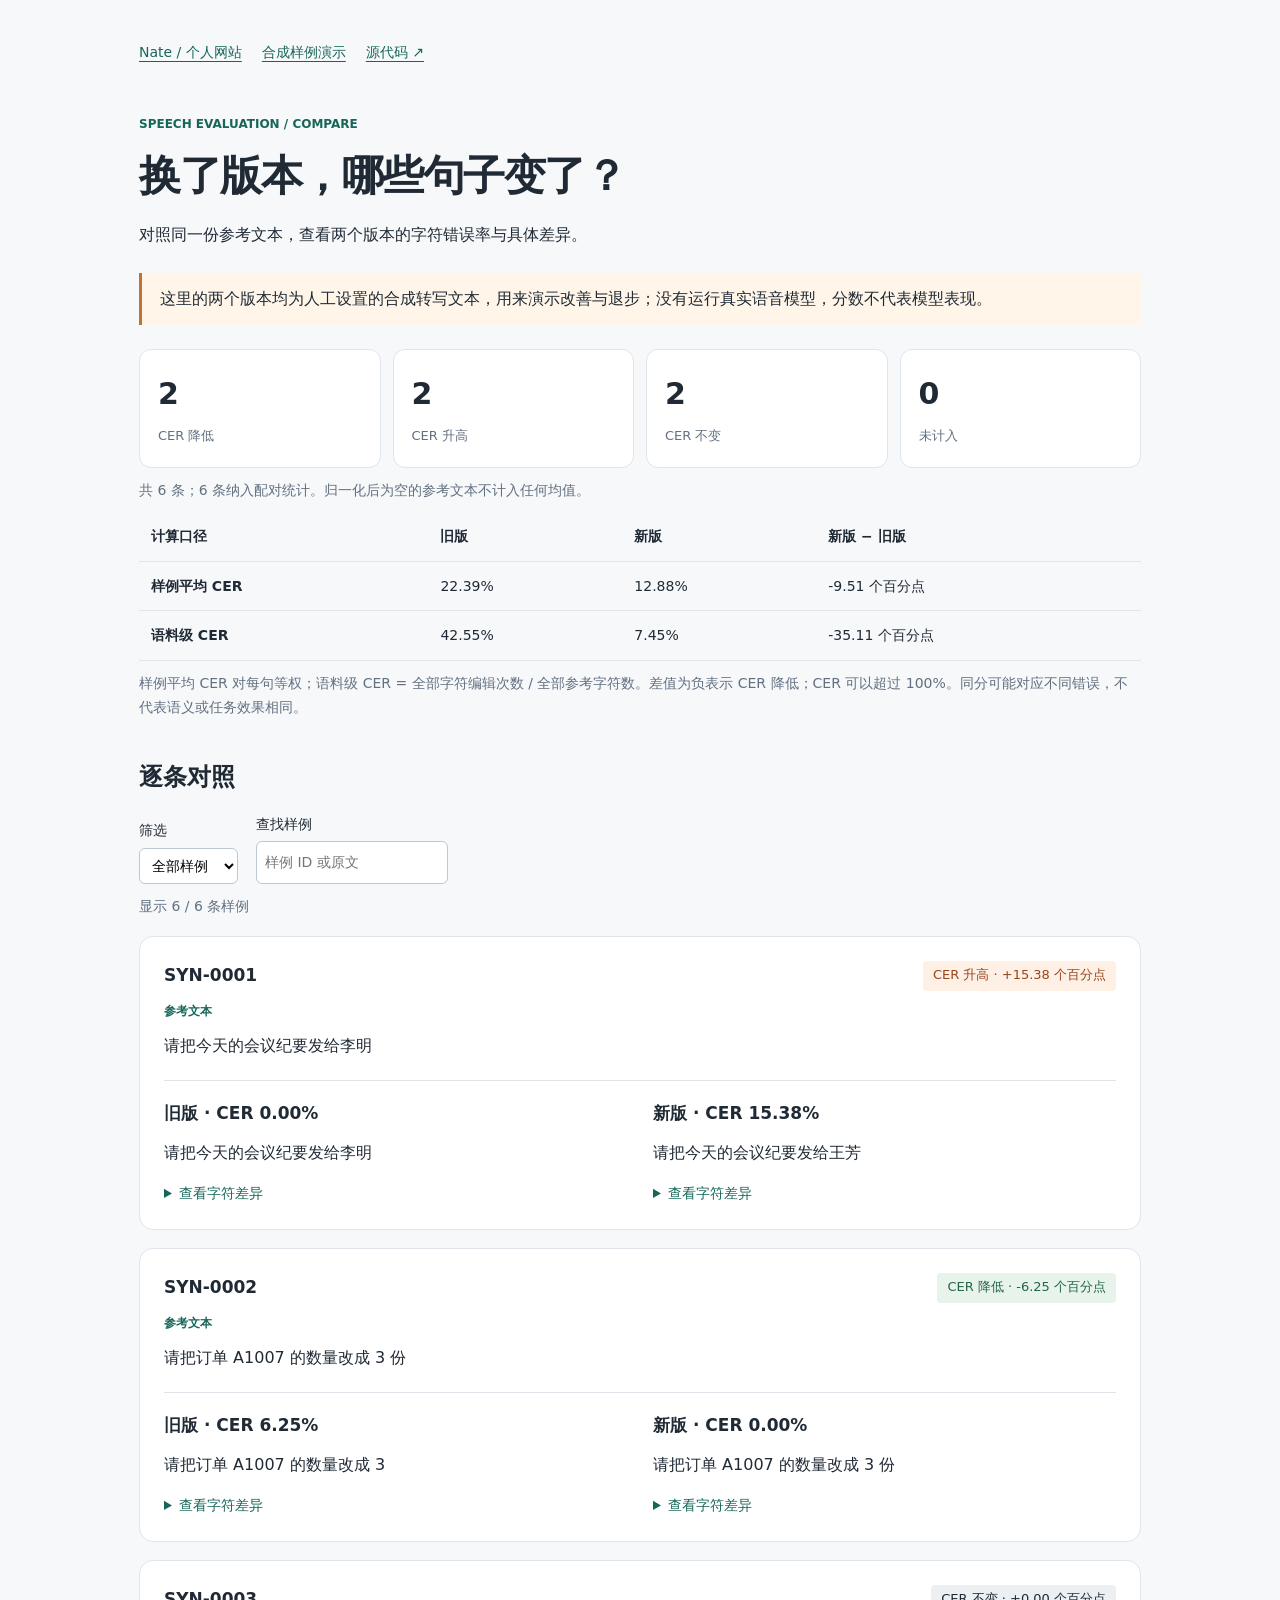
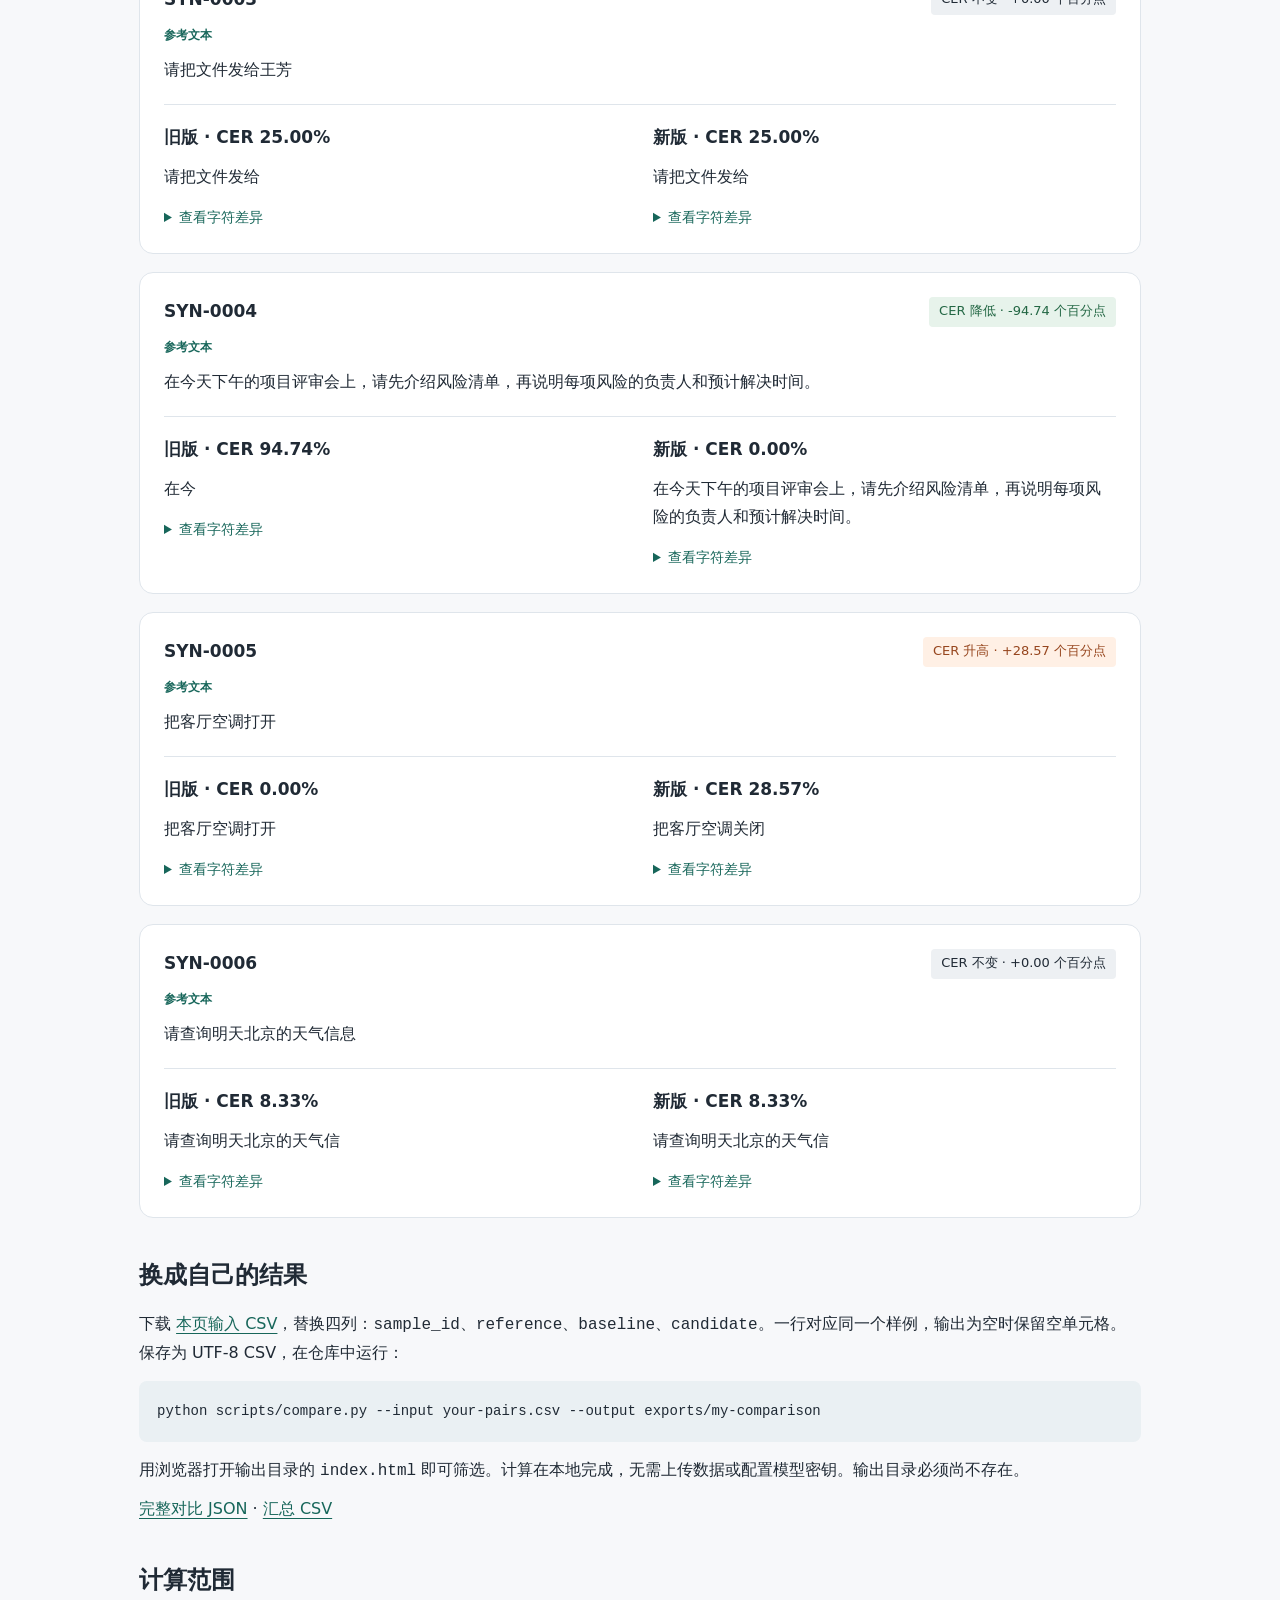
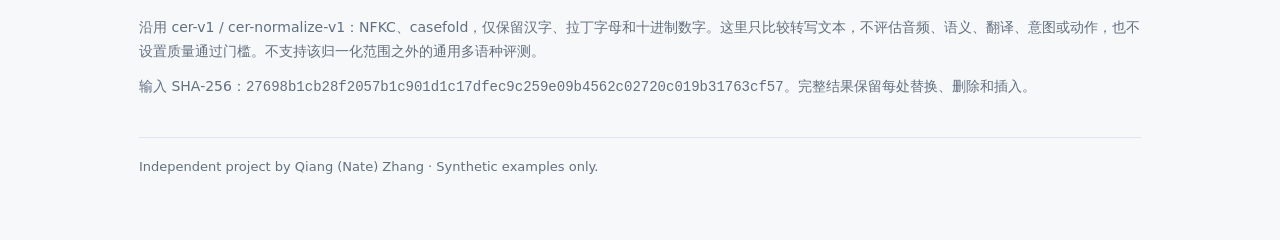
<file: docs/compare/index.html>
<!doctype html><html lang="zh-CN"><head><meta charset="utf-8"><meta name="viewport" content="width=device-width,initial-scale=1"><title>6 条合成样例转写对比 · Nate Zhang</title>
<meta name="description" content="6 条预设合成转写文本的双版本对比，展示 CER、字符差异与筛选。未运行真实语音模型，分数仅用于工具演示。">
<link rel="canonical" href="https://qiangzhang-dev.github.io/speech-eval/compare/">

<style>
:root{color-scheme:light;--ink:#202a35;--muted:#627080;--line:#dfe5eb;--accent:#17665a}*{box-sizing:border-box}body{margin:0;background:#f7f8fa;color:var(--ink);font:16px/1.75 system-ui,-apple-system,"Segoe UI",sans-serif}main{max-width:1050px;margin:auto;padding:40px 24px 64px}a{color:var(--accent);text-underline-offset:4px}nav{display:flex;flex-wrap:wrap;gap:20px;font-size:14px;margin-bottom:44px}h1{font-size:clamp(28px,5vw,42px);line-height:1.3;letter-spacing:-.035em;margin:12px 0 18px}h2{font-size:24px;margin:36px 0 14px}h3,h4{margin:0;font-size:17px}p{margin:10px 0}.eyebrow,.label{font-size:12px;color:var(--accent);font-weight:600}.muted{color:var(--muted);font-size:14px}.notice{border-left:3px solid #bf7433;padding:12px 18px;background:#fff6e9;margin:24px 0}.stats{display:grid;grid-template-columns:repeat(4,1fr);gap:12px}.stat{background:white;border:1px solid var(--line);border-radius:12px;padding:18px}.stat strong{display:block;font-size:30px;font-weight:600}.stat span{font-size:13px;color:var(--muted)}.table-wrap{overflow:auto}table{width:100%;border-collapse:collapse;text-align:left;font-size:14px}th,td{padding:12px;border-bottom:1px solid var(--line)}.case{background:white;border:1px solid var(--line);border-radius:14px;padding:24px;margin:18px 0}.case-head{display:flex;flex-wrap:wrap;justify-content:space-between;gap:12px}.badge{border-radius:4px;background:#edf0f3;padding:3px 10px;font-size:13px}.improved{background:#e7f3eb;color:#236744}.regressed{background:#fff0e5;color:#96451d}.pair{display:grid;grid-template-columns:1fr 1fr;gap:26px;margin-top:20px;padding-top:18px;border-top:1px solid var(--line)}.pair section{min-width:0}.transcript{white-space:pre-wrap;overflow-wrap:anywhere}.muted{overflow-wrap:anywhere}summary{color:var(--accent);cursor:pointer;font-size:14px;margin-top:14px}pre{overflow:auto;border-radius:8px;background:#eaf0f3;padding:18px;font-size:14px}select,input{font:inherit;padding:8px;border:1px solid #bdc8d1;border-radius:6px;background:white;max-width:100%}.filters{display:flex;gap:18px;flex-wrap:wrap;align-items:end}.filters label{display:flex;flex-direction:column;font-size:14px;gap:5px}a:focus-visible,select:focus-visible,input:focus-visible,summary:focus-visible{outline:3px solid #bf7433;outline-offset:3px}footer{border-top:1px solid var(--line);margin-top:38px;padding-top:18px;color:var(--muted);font-size:13px}[hidden]{display:none!important}@media(max-width:620px){main{padding:24px 16px 40px}.stats{grid-template-columns:repeat(2,1fr)}.pair{grid-template-columns:1fr;gap:20px}.case{padding:18px}.stat{padding:14px}th,td{padding:8px}nav{margin-bottom:30px}}@media print{.filters,nav{display:none}.case{break-inside:avoid}body{background:white}}
</style></head><body><main>
<nav><a href="https://qiangzhang-dev.github.io/">Nate / 个人网站</a><a href="https://qiangzhang-dev.github.io/speech-eval/">合成样例演示</a><a href="https://github.com/qiangzhang-dev/speech-eval-demo">源代码 ↗</a></nav>
<header><span class="eyebrow">SPEECH EVALUATION / COMPARE</span><h1>换了版本，哪些句子变了？</h1><p>对照同一份参考文本，查看两个版本的字符错误率与具体差异。</p></header>
<p class="notice">这里的两个版本均为人工设置的合成转写文本，用来演示改善与退步；没有运行真实语音模型，分数不代表模型表现。</p><div class="stats"><div class="stat"><strong>2</strong><span>CER 降低</span></div><div class="stat"><strong>2</strong><span>CER 升高</span></div><div class="stat"><strong>2</strong><span>CER 不变</span></div><div class="stat"><strong>0</strong><span>未计入</span></div></div><p class="muted">共 6 条；6 条纳入配对统计。归一化后为空的参考文本不计入任何均值。</p><div class="table-wrap"><table><thead><tr><th>计算口径</th><th>旧版</th><th>新版</th><th>新版 − 旧版</th></tr></thead><tbody><tr><th>样例平均 CER</th><td>22.39%</td><td>12.88%</td><td>-9.51 个百分点</td></tr><tr><th>语料级 CER</th><td>42.55%</td><td>7.45%</td><td>-35.11 个百分点</td></tr></tbody></table></div>
<p class="muted">样例平均 CER 对每句等权；语料级 CER = 全部字符编辑次数 / 全部参考字符数。差值为负表示 CER 降低；CER 可以超过 100%。同分可能对应不同错误，不代表语义或任务效果相同。</p>
<h2>逐条对照</h2><div class="filters" id="filters" hidden><label>筛选<select id="status"><option value="all">全部样例</option><option value="regressed">CER 升高</option><option value="improved">CER 降低</option><option value="unchanged">CER 不变</option><option value="excluded">未计入</option></select></label><label>查找样例<input id="search" type="search" placeholder="样例 ID 或原文"></label></div><p id="visible-count" class="muted" role="status" aria-live="polite"></p>
<article class="case" data-word-error="false" data-status="regressed"><div class="case-head"><h3>SYN-0001</h3><span class="badge regressed">CER 升高 · +15.38 个百分点</span></div><p class="label">参考文本</p><p class="transcript">请把今天的会议纪要发给李明</p><div class="pair"><section><h4>旧版 · CER 0.00%</h4><p class="transcript">请把今天的会议纪要发给李明</p><details><summary>查看字符差异</summary><p class="muted">归一化参考：请把今天的会议纪要发给李明<br>归一化输出：请把今天的会议纪要发给李明</p><table><thead><tr><th>操作</th><th>参考</th><th>输出</th></tr></thead><tbody><tr><td colspan="3">归一化后没有字符差异。</td></tr></tbody></table></details></section><section><h4>新版 · CER 15.38%</h4><p class="transcript">请把今天的会议纪要发给王芳</p><details><summary>查看字符差异</summary><p class="muted">归一化参考：请把今天的会议纪要发给李明<br>归一化输出：请把今天的会议纪要发给王芳</p><table><thead><tr><th>操作</th><th>参考</th><th>输出</th></tr></thead><tbody><tr><td>substitution</td><td>李</td><td>王</td></tr><tr><td>substitution</td><td>明</td><td>芳</td></tr></tbody></table></details></section></div></article><article class="case" data-word-error="false" data-status="improved"><div class="case-head"><h3>SYN-0002</h3><span class="badge improved">CER 降低 · -6.25 个百分点</span></div><p class="label">参考文本</p><p class="transcript">请把订单 A1007 的数量改成 3 份</p><div class="pair"><section><h4>旧版 · CER 6.25%</h4><p class="transcript">请把订单 A1007 的数量改成 3 </p><details><summary>查看字符差异</summary><p class="muted">归一化参考：请把订单a1007的数量改成3份<br>归一化输出：请把订单a1007的数量改成3</p><table><thead><tr><th>操作</th><th>参考</th><th>输出</th></tr></thead><tbody><tr><td>deletion</td><td>份</td><td>-</td></tr></tbody></table></details></section><section><h4>新版 · CER 0.00%</h4><p class="transcript">请把订单 A1007 的数量改成 3 份</p><details><summary>查看字符差异</summary><p class="muted">归一化参考：请把订单a1007的数量改成3份<br>归一化输出：请把订单a1007的数量改成3份</p><table><thead><tr><th>操作</th><th>参考</th><th>输出</th></tr></thead><tbody><tr><td colspan="3">归一化后没有字符差异。</td></tr></tbody></table></details></section></div></article><article class="case" data-word-error="false" data-status="unchanged"><div class="case-head"><h3>SYN-0003</h3><span class="badge unchanged">CER 不变 · +0.00 个百分点</span></div><p class="label">参考文本</p><p class="transcript">请把文件发给王芳</p><div class="pair"><section><h4>旧版 · CER 25.00%</h4><p class="transcript">请把文件发给</p><details><summary>查看字符差异</summary><p class="muted">归一化参考：请把文件发给王芳<br>归一化输出：请把文件发给</p><table><thead><tr><th>操作</th><th>参考</th><th>输出</th></tr></thead><tbody><tr><td>deletion</td><td>王</td><td>-</td></tr><tr><td>deletion</td><td>芳</td><td>-</td></tr></tbody></table></details></section><section><h4>新版 · CER 25.00%</h4><p class="transcript">请把文件发给</p><details><summary>查看字符差异</summary><p class="muted">归一化参考：请把文件发给王芳<br>归一化输出：请把文件发给</p><table><thead><tr><th>操作</th><th>参考</th><th>输出</th></tr></thead><tbody><tr><td>deletion</td><td>王</td><td>-</td></tr><tr><td>deletion</td><td>芳</td><td>-</td></tr></tbody></table></details></section></div></article><article class="case" data-word-error="false" data-status="improved"><div class="case-head"><h3>SYN-0004</h3><span class="badge improved">CER 降低 · -94.74 个百分点</span></div><p class="label">参考文本</p><p class="transcript">在今天下午的项目评审会上，请先介绍风险清单，再说明每项风险的负责人和预计解决时间。</p><div class="pair"><section><h4>旧版 · CER 94.74%</h4><p class="transcript">在今</p><details><summary>查看字符差异</summary><p class="muted">归一化参考：在今天下午的项目评审会上请先介绍风险清单再说明每项风险的负责人和预计解决时间<br>归一化输出：在今</p><table><thead><tr><th>操作</th><th>参考</th><th>输出</th></tr></thead><tbody><tr><td>deletion</td><td>天</td><td>-</td></tr><tr><td>deletion</td><td>下</td><td>-</td></tr><tr><td>deletion</td><td>午</td><td>-</td></tr><tr><td>deletion</td><td>的</td><td>-</td></tr><tr><td>deletion</td><td>项</td><td>-</td></tr><tr><td>deletion</td><td>目</td><td>-</td></tr><tr><td>deletion</td><td>评</td><td>-</td></tr><tr><td>deletion</td><td>审</td><td>-</td></tr><tr><td>deletion</td><td>会</td><td>-</td></tr><tr><td>deletion</td><td>上</td><td>-</td></tr><tr><td>deletion</td><td>请</td><td>-</td></tr><tr><td>deletion</td><td>先</td><td>-</td></tr><tr><td>deletion</td><td>介</td><td>-</td></tr><tr><td>deletion</td><td>绍</td><td>-</td></tr><tr><td>deletion</td><td>风</td><td>-</td></tr><tr><td>deletion</td><td>险</td><td>-</td></tr><tr><td>deletion</td><td>清</td><td>-</td></tr><tr><td>deletion</td><td>单</td><td>-</td></tr><tr><td>deletion</td><td>再</td><td>-</td></tr><tr><td>deletion</td><td>说</td><td>-</td></tr><tr><td>deletion</td><td>明</td><td>-</td></tr><tr><td>deletion</td><td>每</td><td>-</td></tr><tr><td>deletion</td><td>项</td><td>-</td></tr><tr><td>deletion</td><td>风</td><td>-</td></tr><tr><td>deletion</td><td>险</td><td>-</td></tr><tr><td>deletion</td><td>的</td><td>-</td></tr><tr><td>deletion</td><td>负</td><td>-</td></tr><tr><td>deletion</td><td>责</td><td>-</td></tr><tr><td>deletion</td><td>人</td><td>-</td></tr><tr><td>deletion</td><td>和</td><td>-</td></tr><tr><td>deletion</td><td>预</td><td>-</td></tr><tr><td>deletion</td><td>计</td><td>-</td></tr><tr><td>deletion</td><td>解</td><td>-</td></tr><tr><td>deletion</td><td>决</td><td>-</td></tr><tr><td>deletion</td><td>时</td><td>-</td></tr><tr><td>deletion</td><td>间</td><td>-</td></tr></tbody></table></details></section><section><h4>新版 · CER 0.00%</h4><p class="transcript">在今天下午的项目评审会上，请先介绍风险清单，再说明每项风险的负责人和预计解决时间。</p><details><summary>查看字符差异</summary><p class="muted">归一化参考：在今天下午的项目评审会上请先介绍风险清单再说明每项风险的负责人和预计解决时间<br>归一化输出：在今天下午的项目评审会上请先介绍风险清单再说明每项风险的负责人和预计解决时间</p><table><thead><tr><th>操作</th><th>参考</th><th>输出</th></tr></thead><tbody><tr><td colspan="3">归一化后没有字符差异。</td></tr></tbody></table></details></section></div></article><article class="case" data-word-error="false" data-status="regressed"><div class="case-head"><h3>SYN-0005</h3><span class="badge regressed">CER 升高 · +28.57 个百分点</span></div><p class="label">参考文本</p><p class="transcript">把客厅空调打开</p><div class="pair"><section><h4>旧版 · CER 0.00%</h4><p class="transcript">把客厅空调打开</p><details><summary>查看字符差异</summary><p class="muted">归一化参考：把客厅空调打开<br>归一化输出：把客厅空调打开</p><table><thead><tr><th>操作</th><th>参考</th><th>输出</th></tr></thead><tbody><tr><td colspan="3">归一化后没有字符差异。</td></tr></tbody></table></details></section><section><h4>新版 · CER 28.57%</h4><p class="transcript">把客厅空调关闭</p><details><summary>查看字符差异</summary><p class="muted">归一化参考：把客厅空调打开<br>归一化输出：把客厅空调关闭</p><table><thead><tr><th>操作</th><th>参考</th><th>输出</th></tr></thead><tbody><tr><td>substitution</td><td>打</td><td>关</td></tr><tr><td>substitution</td><td>开</td><td>闭</td></tr></tbody></table></details></section></div></article><article class="case" data-word-error="false" data-status="unchanged"><div class="case-head"><h3>SYN-0006</h3><span class="badge unchanged">CER 不变 · +0.00 个百分点</span></div><p class="label">参考文本</p><p class="transcript">请查询明天北京的天气信息</p><div class="pair"><section><h4>旧版 · CER 8.33%</h4><p class="transcript">请查询明天北京的天气信</p><details><summary>查看字符差异</summary><p class="muted">归一化参考：请查询明天北京的天气信息<br>归一化输出：请查询明天北京的天气信</p><table><thead><tr><th>操作</th><th>参考</th><th>输出</th></tr></thead><tbody><tr><td>deletion</td><td>息</td><td>-</td></tr></tbody></table></details></section><section><h4>新版 · CER 8.33%</h4><p class="transcript">请查询明天北京的天气信</p><details><summary>查看字符差异</summary><p class="muted">归一化参考：请查询明天北京的天气信息<br>归一化输出：请查询明天北京的天气信</p><table><thead><tr><th>操作</th><th>参考</th><th>输出</th></tr></thead><tbody><tr><td>deletion</td><td>息</td><td>-</td></tr></tbody></table></details></section></div></article>
<section><h2>换成自己的结果</h2><p>下载 <a href="input.csv" download>本页输入 CSV</a>，替换四列：<code>sample_id</code>、<code>reference</code>、<code>baseline</code>、<code>candidate</code>。一行对应同一个样例，输出为空时保留空单元格。保存为 UTF-8 CSV，在仓库中运行：</p>
<pre><code>python scripts/compare.py --input your-pairs.csv --output exports/my-comparison</code></pre>
<p>用浏览器打开输出目录的 <code>index.html</code> 即可筛选。计算在本地完成，无需上传数据或配置模型密钥。输出目录必须尚不存在。</p><p><a href="comparison.json" download>完整对比 JSON</a> · <a href="comparison.csv" download>汇总 CSV</a></p>
<h2>计算范围</h2><p class="muted">沿用 cer-v1 / cer-normalize-v1：NFKC、casefold，仅保留汉字、拉丁字母和十进制数字。这里只比较转写文本，不评估音频、语义、翻译、意图或动作，也不设置质量通过门槛。不支持该归一化范围之外的通用多语种评测。</p>
<p class="muted">输入 SHA-256：<code>27698b1cb28f2057b1c901d1c17dfec9c259e09b4562c02720c019b31763cf57</code>。完整结果保留每处替换、删除和插入。</p></section><footer>Independent project by Qiang (Nate) Zhang · Synthetic examples only.</footer>
</main><script>
const filters=document.getElementById('filters'),status=document.getElementById('status'),search=document.getElementById('search'),cards=[...document.querySelectorAll('.case')];
filters.hidden=false;
function update(){let count=0;const query=search.value.trim().toLocaleLowerCase();for(const card of cards){const visible=(status.value==='all'||card.dataset.status===status.value||(status.value==='word-error'&&card.dataset.wordError==='true'))&&card.textContent.toLocaleLowerCase().includes(query);card.hidden=!visible;if(visible)count++;}document.getElementById('visible-count').textContent=`显示 ${count} / ${cards.length} 条样例`;}
status.addEventListener('change',update);search.addEventListener('input',update);update();
</script></body></html>
</file>
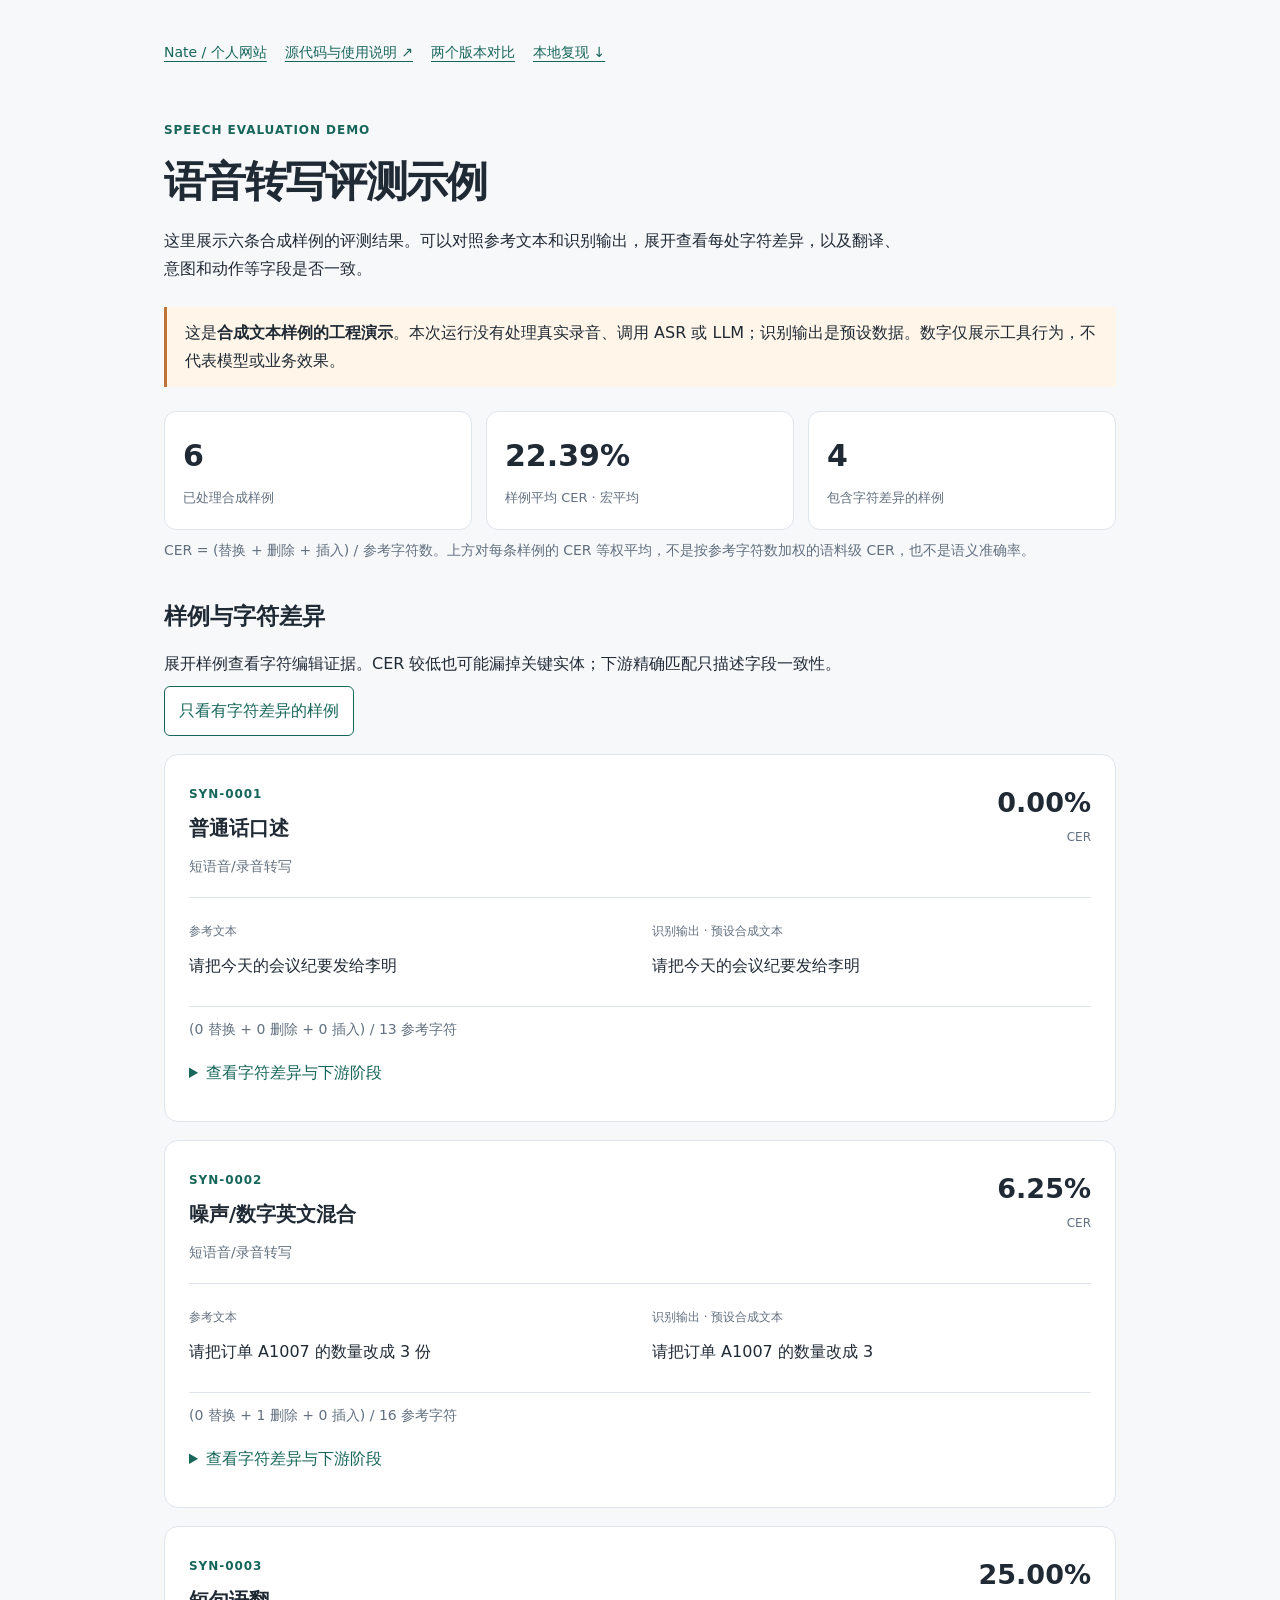
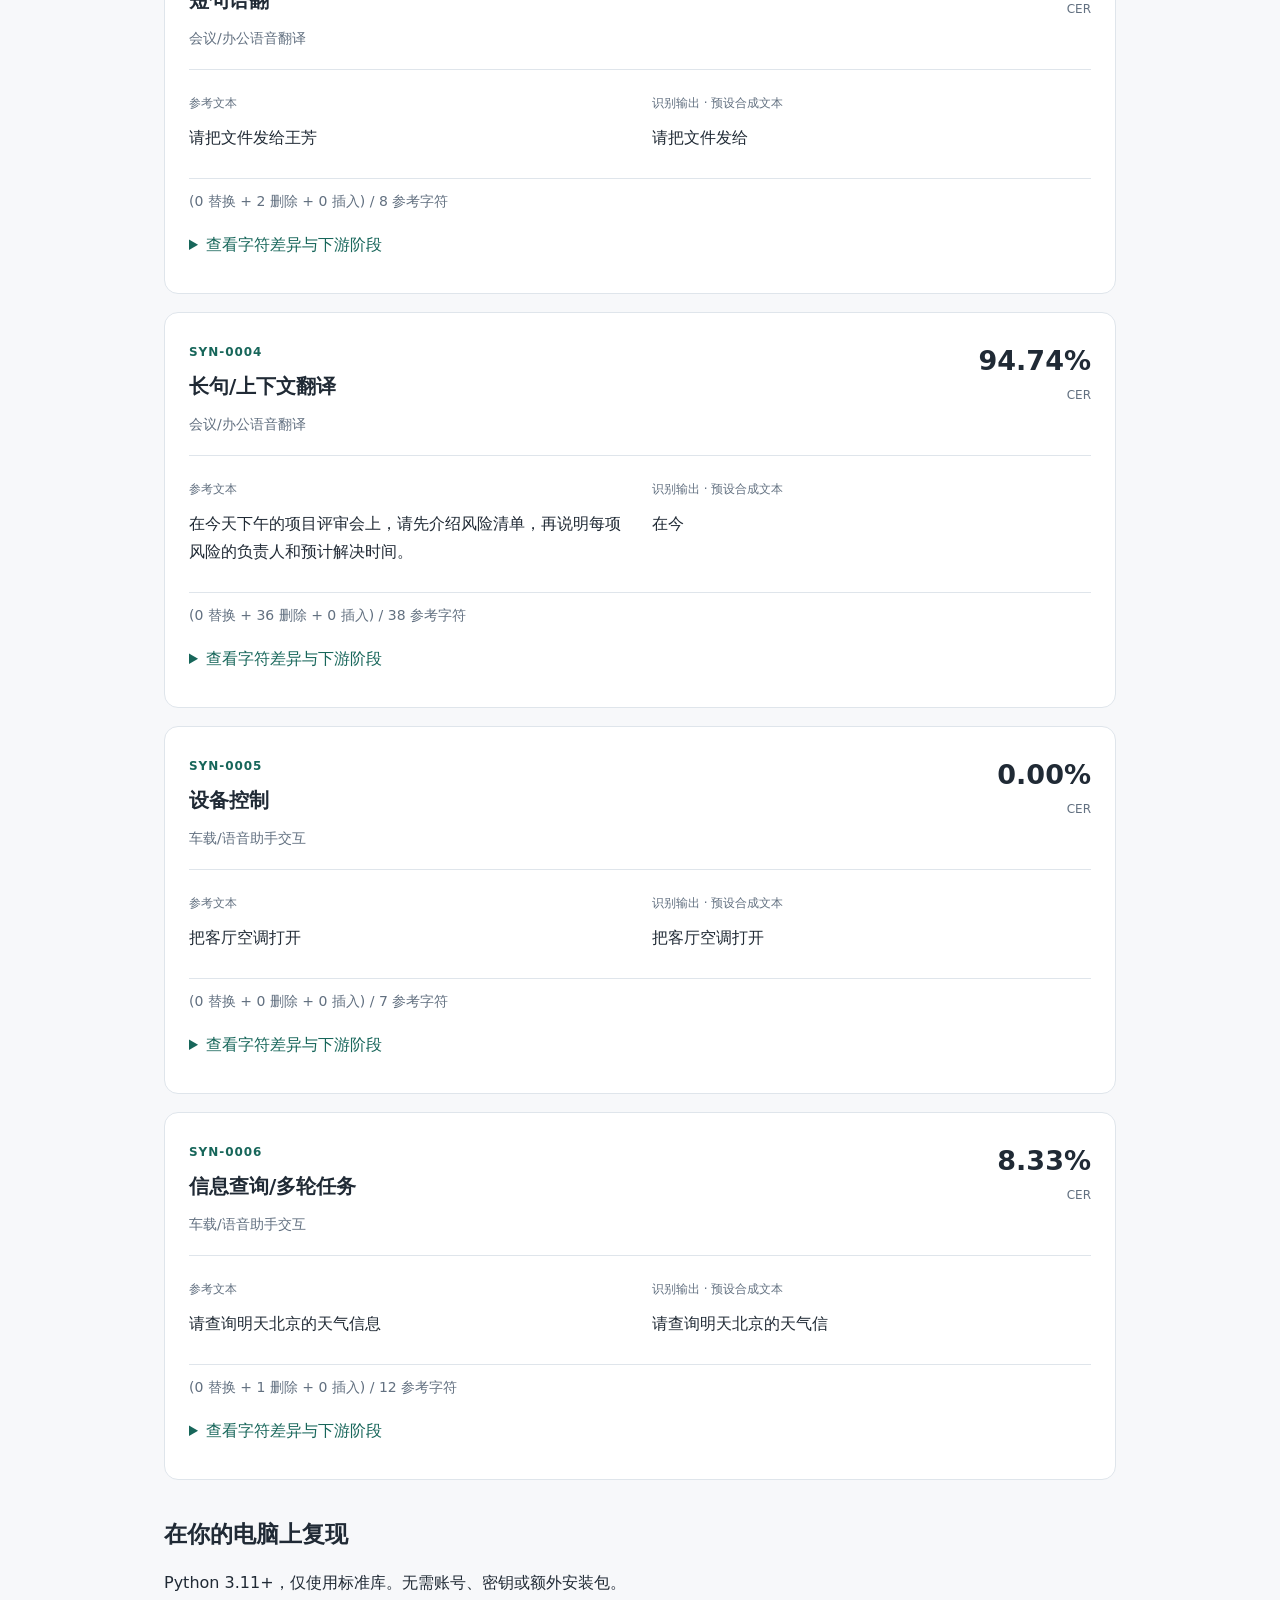
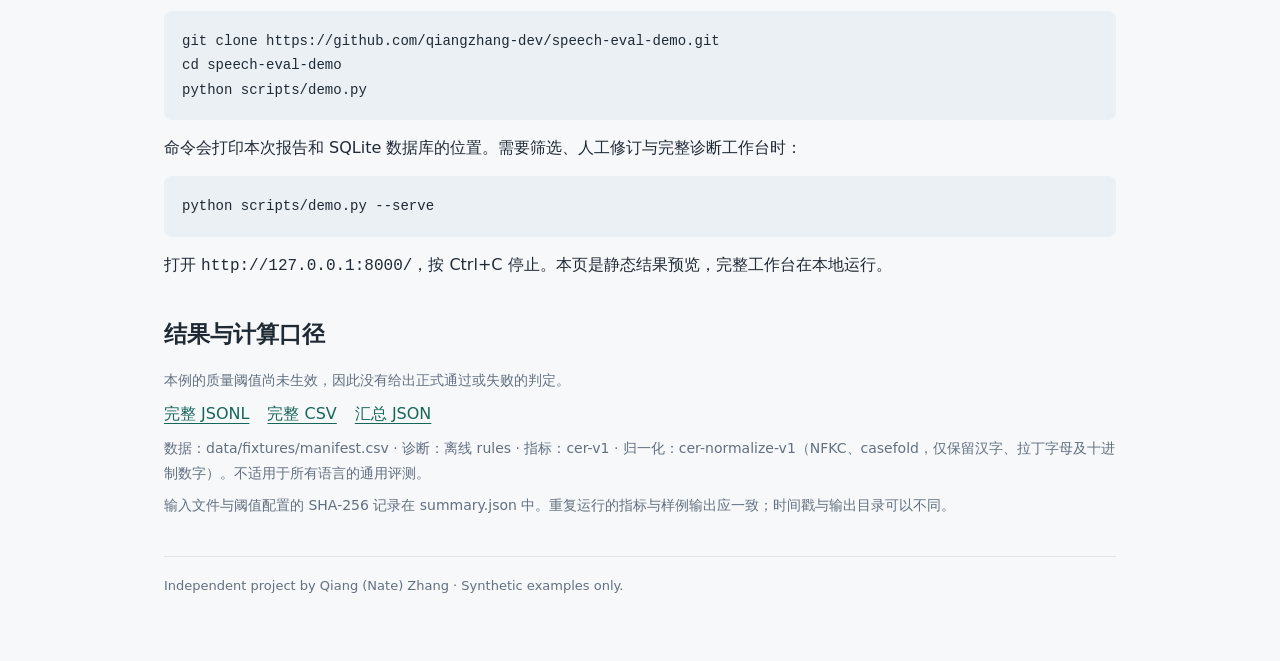
<file: docs/demo/index.html>
<!doctype html><html lang="zh-CN"><head><meta charset="utf-8">
<meta name="viewport" content="width=device-width,initial-scale=1">
<meta name="description" content="六条合成语音转写样例的可复现离线评测：CER、字符差异和下游阶段对照。">
<title>合成样例评测 · Speech Evaluation Demo · Nate Zhang</title>
<link rel="canonical" href="https://qiangzhang-dev.github.io/speech-eval/">
<style>
:root{color-scheme:light;--ink:#202a35;--muted:#627080;--line:#dfe5eb;--accent:#17665a}*{box-sizing:border-box}body{margin:0;background:#f7f8fa;color:var(--ink);font:16px/1.75 system-ui,-apple-system,"Segoe UI",sans-serif}main{max-width:1000px;margin:auto;padding:40px 24px 64px}a{color:var(--accent);text-underline-offset:4px}a:focus-visible,button:focus-visible,summary:focus-visible{outline:3px solid #bf7433;outline-offset:4px}nav{display:flex;flex-wrap:wrap;gap:18px;font-size:14px;margin-bottom:50px}.eyebrow{font-size:12px;letter-spacing:.08em;color:var(--accent);font-weight:700}h1{font-size:clamp(28px,5vw,42px);letter-spacing:-.04em;line-height:1.3;margin:12px 0 18px}h2{font-size:23px;margin:34px 0 14px}h3{font-size:20px;margin:4px 0}h4{margin-bottom:8px}p{margin:8px 0}.intro{max-width:740px}.muted{color:var(--muted);font-size:14px}.notice{border-left:3px solid #bf7433;padding:12px 18px;background:#fff6e9;margin:24px 0}.stats{display:grid;grid-template-columns:repeat(3,1fr);gap:14px}.stat{background:white;border:1px solid var(--line);border-radius:12px;padding:18px}.stat strong{display:block;font-size:30px;font-weight:600}.stat span{font-size:13px;color:var(--muted)}.case{background:white;border:1px solid var(--line);border-radius:14px;padding:24px;margin:18px 0}.case-head{display:flex;justify-content:space-between;gap:20px}.score{font-size:27px;white-space:nowrap;text-align:right}.score small{display:block;font-size:12px;font-weight:400;color:var(--muted)}.comparison{display:grid;grid-template-columns:1fr 1fr;gap:24px;padding:18px 0;margin:10px 0;border-top:1px solid var(--line);border-bottom:1px solid var(--line)}.comparison p{overflow-wrap:anywhere}.label{font-size:12px;color:var(--muted)}.formula{font-size:14px;color:var(--muted)}summary{cursor:pointer;padding:10px 0;color:var(--accent)}.table-wrap{overflow:auto}table{width:100%;border-collapse:collapse;font-size:13px;text-align:left}th,td{padding:9px;border-bottom:1px solid var(--line)}pre{background:#eaf0f3;padding:18px;overflow:auto;border-radius:8px;font-size:14px}.downloads{display:flex;flex-wrap:wrap;gap:18px}button{background:white;color:var(--accent);border:1px solid var(--accent);padding:10px 14px;border-radius:6px;font:inherit;cursor:pointer}footer{border-top:1px solid var(--line);margin-top:38px;padding-top:18px;font-size:13px;color:var(--muted)}li{margin-bottom:8px;overflow-wrap:anywhere}[hidden]{display:none!important}@media(max-width:600px){main{padding:24px 16px 40px}nav{margin-bottom:32px}.stats{gap:8px}.stat{padding:12px 10px}.stat strong{font-size:23px}.case{padding:18px}.comparison{grid-template-columns:1fr;gap:12px}.score{font-size:23px}h3{font-size:18px}}@media print{body{background:white}nav,button{display:none}.case{break-inside:avoid}}
</style></head><body><main>
<nav aria-label="项目导航"><a href="https://qiangzhang-dev.github.io/">Nate / 个人网站</a><a href="https://github.com/qiangzhang-dev/speech-eval-demo">源代码与使用说明 ↗</a><a href="https://qiangzhang-dev.github.io/speech-eval/compare/">两个版本对比</a><a href="#reproduce">本地复现 ↓</a></nav>
<header><span class="eyebrow">SPEECH EVALUATION DEMO</span><h1>语音转写评测示例</h1>
<p class="intro">这里展示六条合成样例的评测结果。可以对照参考文本和识别输出，展开查看每处字符差异，以及翻译、意图和动作等字段是否一致。</p></header>
<p class="notice">这是<strong>合成文本样例的工程演示</strong>。本次运行没有处理真实录音、调用 ASR 或 LLM；识别输出是预设数据。数字仅展示工具行为，不代表模型或业务效果。</p>
<div class="stats"><div class="stat"><strong>6</strong><span>已处理合成样例</span></div>
<div class="stat"><strong>22.39%</strong><span>样例平均 CER · 宏平均</span></div>
<div class="stat"><strong>4</strong><span>包含字符差异的样例</span></div></div>
<p class="muted">CER = (替换 + 删除 + 插入) / 参考字符数。上方对每条样例的 CER 等权平均，不是按参考字符数加权的语料级 CER，也不是语义准确率。</p>
<h2>样例与字符差异</h2><p>展开样例查看字符编辑证据。CER 较低也可能漏掉关键实体；下游精确匹配只描述字段一致性。</p>
<button id="filter" type="button" aria-pressed="false" hidden>只看有字符差异的样例</button>
<article class="case" data-error="false">
<div class="case-head"><div><span class="eyebrow">SYN-0001</span>
<h3>普通话口述</h3><p class="muted">短语音/录音转写</p></div>
<strong class="score">0.00%<small>CER</small></strong></div>
<div class="comparison"><div><span class="label">参考文本</span><p>请把今天的会议纪要发给李明</p></div>
<div><span class="label">识别输出 · 预设合成文本</span><p>请把今天的会议纪要发给李明</p></div></div>
<p class="formula">(0 替换 + 0 删除 + 0 插入) / 13 参考字符</p>
<details><summary>查看字符差异与下游阶段</summary>
<p class="muted">归一化参考：请把今天的会议纪要发给李明<br>归一化输出：请把今天的会议纪要发给李明</p>
<div class="table-wrap"><table><thead><tr><th>操作</th><th>参考</th><th>输出</th><th>证据 ID</th></tr></thead><tbody><tr><td colspan="4">归一化后没有字符差异。</td></tr></tbody></table></div>
<p>本样例没有适用的下游阶段。</p>
</details></article>
<article class="case" data-error="true">
<div class="case-head"><div><span class="eyebrow">SYN-0002</span>
<h3>噪声/数字英文混合</h3><p class="muted">短语音/录音转写</p></div>
<strong class="score">6.25%<small>CER</small></strong></div>
<div class="comparison"><div><span class="label">参考文本</span><p>请把订单 A1007 的数量改成 3 份</p></div>
<div><span class="label">识别输出 · 预设合成文本</span><p>请把订单 A1007 的数量改成 3 </p></div></div>
<p class="formula">(0 替换 + 1 删除 + 0 插入) / 16 参考字符</p>
<details><summary>查看字符差异与下游阶段</summary>
<p class="muted">归一化参考：请把订单a1007的数量改成3份<br>归一化输出：请把订单a1007的数量改成3</p>
<div class="table-wrap"><table><thead><tr><th>操作</th><th>参考</th><th>输出</th><th>证据 ID</th></tr></thead><tbody><tr><td>deletion</td><td>份</td><td>-</td><td>E-SYN-0002-001</td></tr></tbody></table></div>
<p>本样例没有适用的下游阶段。</p>
</details></article>
<article class="case" data-error="true">
<div class="case-head"><div><span class="eyebrow">SYN-0003</span>
<h3>短句语翻</h3><p class="muted">会议/办公语音翻译</p></div>
<strong class="score">25.00%<small>CER</small></strong></div>
<div class="comparison"><div><span class="label">参考文本</span><p>请把文件发给王芳</p></div>
<div><span class="label">识别输出 · 预设合成文本</span><p>请把文件发给</p></div></div>
<p class="formula">(0 替换 + 2 删除 + 0 插入) / 8 参考字符</p>
<details><summary>查看字符差异与下游阶段</summary>
<p class="muted">归一化参考：请把文件发给王芳<br>归一化输出：请把文件发给</p>
<div class="table-wrap"><table><thead><tr><th>操作</th><th>参考</th><th>输出</th><th>证据 ID</th></tr></thead><tbody><tr><td>deletion</td><td>王</td><td>-</td><td>E-SYN-0003-001</td></tr><tr><td>deletion</td><td>芳</td><td>-</td><td>E-SYN-0003-002</td></tr></tbody></table></div>
<h4>下游阶段 · 精确匹配</h4><ul><li>machine_translation：一致<br>参考：&quot;Please send the file to Wang Fang&quot;<br>输出：&quot;Please send the file to Wang Fang&quot;</li></ul>
</details></article>
<article class="case" data-error="true">
<div class="case-head"><div><span class="eyebrow">SYN-0004</span>
<h3>长句/上下文翻译</h3><p class="muted">会议/办公语音翻译</p></div>
<strong class="score">94.74%<small>CER</small></strong></div>
<div class="comparison"><div><span class="label">参考文本</span><p>在今天下午的项目评审会上，请先介绍风险清单，再说明每项风险的负责人和预计解决时间。</p></div>
<div><span class="label">识别输出 · 预设合成文本</span><p>在今</p></div></div>
<p class="formula">(0 替换 + 36 删除 + 0 插入) / 38 参考字符</p>
<details><summary>查看字符差异与下游阶段</summary>
<p class="muted">归一化参考：在今天下午的项目评审会上请先介绍风险清单再说明每项风险的负责人和预计解决时间<br>归一化输出：在今</p>
<div class="table-wrap"><table><thead><tr><th>操作</th><th>参考</th><th>输出</th><th>证据 ID</th></tr></thead><tbody><tr><td>deletion</td><td>天</td><td>-</td><td>E-SYN-0004-001</td></tr><tr><td>deletion</td><td>下</td><td>-</td><td>E-SYN-0004-002</td></tr><tr><td>deletion</td><td>午</td><td>-</td><td>E-SYN-0004-003</td></tr><tr><td>deletion</td><td>的</td><td>-</td><td>E-SYN-0004-004</td></tr><tr><td>deletion</td><td>项</td><td>-</td><td>E-SYN-0004-005</td></tr><tr><td>deletion</td><td>目</td><td>-</td><td>E-SYN-0004-006</td></tr><tr><td>deletion</td><td>评</td><td>-</td><td>E-SYN-0004-007</td></tr><tr><td>deletion</td><td>审</td><td>-</td><td>E-SYN-0004-008</td></tr><tr><td>deletion</td><td>会</td><td>-</td><td>E-SYN-0004-009</td></tr><tr><td>deletion</td><td>上</td><td>-</td><td>E-SYN-0004-010</td></tr><tr><td>deletion</td><td>请</td><td>-</td><td>E-SYN-0004-011</td></tr><tr><td>deletion</td><td>先</td><td>-</td><td>E-SYN-0004-012</td></tr><tr><td>deletion</td><td>介</td><td>-</td><td>E-SYN-0004-013</td></tr><tr><td>deletion</td><td>绍</td><td>-</td><td>E-SYN-0004-014</td></tr><tr><td>deletion</td><td>风</td><td>-</td><td>E-SYN-0004-015</td></tr><tr><td>deletion</td><td>险</td><td>-</td><td>E-SYN-0004-016</td></tr><tr><td>deletion</td><td>清</td><td>-</td><td>E-SYN-0004-017</td></tr><tr><td>deletion</td><td>单</td><td>-</td><td>E-SYN-0004-018</td></tr><tr><td>deletion</td><td>再</td><td>-</td><td>E-SYN-0004-019</td></tr><tr><td>deletion</td><td>说</td><td>-</td><td>E-SYN-0004-020</td></tr><tr><td>deletion</td><td>明</td><td>-</td><td>E-SYN-0004-021</td></tr><tr><td>deletion</td><td>每</td><td>-</td><td>E-SYN-0004-022</td></tr><tr><td>deletion</td><td>项</td><td>-</td><td>E-SYN-0004-023</td></tr><tr><td>deletion</td><td>风</td><td>-</td><td>E-SYN-0004-024</td></tr><tr><td>deletion</td><td>险</td><td>-</td><td>E-SYN-0004-025</td></tr><tr><td>deletion</td><td>的</td><td>-</td><td>E-SYN-0004-026</td></tr><tr><td>deletion</td><td>负</td><td>-</td><td>E-SYN-0004-027</td></tr><tr><td>deletion</td><td>责</td><td>-</td><td>E-SYN-0004-028</td></tr><tr><td>deletion</td><td>人</td><td>-</td><td>E-SYN-0004-029</td></tr><tr><td>deletion</td><td>和</td><td>-</td><td>E-SYN-0004-030</td></tr><tr><td>deletion</td><td>预</td><td>-</td><td>E-SYN-0004-031</td></tr><tr><td>deletion</td><td>计</td><td>-</td><td>E-SYN-0004-032</td></tr><tr><td>deletion</td><td>解</td><td>-</td><td>E-SYN-0004-033</td></tr><tr><td>deletion</td><td>决</td><td>-</td><td>E-SYN-0004-034</td></tr><tr><td>deletion</td><td>时</td><td>-</td><td>E-SYN-0004-035</td></tr><tr><td>deletion</td><td>间</td><td>-</td><td>E-SYN-0004-036</td></tr></tbody></table></div>
<h4>下游阶段 · 精确匹配</h4><ul><li>machine_translation：一致<br>参考：&quot;At this afternoon&#x27;s project review, first introduce the risk list, then explain the owner and expected resolution time for each risk.&quot;<br>输出：&quot;At this afternoon&#x27;s project review, first introduce the risk list, then explain the owner and expected resolution time for each risk.&quot;</li></ul>
</details></article>
<article class="case" data-error="false">
<div class="case-head"><div><span class="eyebrow">SYN-0005</span>
<h3>设备控制</h3><p class="muted">车载/语音助手交互</p></div>
<strong class="score">0.00%<small>CER</small></strong></div>
<div class="comparison"><div><span class="label">参考文本</span><p>把客厅空调打开</p></div>
<div><span class="label">识别输出 · 预设合成文本</span><p>把客厅空调打开</p></div></div>
<p class="formula">(0 替换 + 0 删除 + 0 插入) / 7 参考字符</p>
<details><summary>查看字符差异与下游阶段</summary>
<p class="muted">归一化参考：把客厅空调打开<br>归一化输出：把客厅空调打开</p>
<div class="table-wrap"><table><thead><tr><th>操作</th><th>参考</th><th>输出</th><th>证据 ID</th></tr></thead><tbody><tr><td colspan="4">归一化后没有字符差异。</td></tr></tbody></table></div>
<h4>下游阶段 · 精确匹配</h4><ul><li>intent_understanding：一致<br>参考：&quot;设备控制&quot;<br>输出：&quot;设备控制&quot;</li><li>slot_filling：一致<br>参考：{&quot;位置&quot;: &quot;客厅&quot;, &quot;设备&quot;: &quot;空调&quot;}<br>输出：{&quot;位置&quot;: &quot;客厅&quot;, &quot;设备&quot;: &quot;空调&quot;}</li><li>action_execution：一致<br>参考：&quot;turn_on&quot;<br>输出：&quot;turn_on&quot;</li><li>response_generation：一致<br>参考：&quot;已打开客厅空调&quot;<br>输出：&quot;已打开客厅空调&quot;</li></ul>
</details></article>
<article class="case" data-error="true">
<div class="case-head"><div><span class="eyebrow">SYN-0006</span>
<h3>信息查询/多轮任务</h3><p class="muted">车载/语音助手交互</p></div>
<strong class="score">8.33%<small>CER</small></strong></div>
<div class="comparison"><div><span class="label">参考文本</span><p>请查询明天北京的天气信息</p></div>
<div><span class="label">识别输出 · 预设合成文本</span><p>请查询明天北京的天气信</p></div></div>
<p class="formula">(0 替换 + 1 删除 + 0 插入) / 12 参考字符</p>
<details><summary>查看字符差异与下游阶段</summary>
<p class="muted">归一化参考：请查询明天北京的天气信息<br>归一化输出：请查询明天北京的天气信</p>
<div class="table-wrap"><table><thead><tr><th>操作</th><th>参考</th><th>输出</th><th>证据 ID</th></tr></thead><tbody><tr><td>deletion</td><td>息</td><td>-</td><td>E-SYN-0006-001</td></tr></tbody></table></div>
<h4>下游阶段 · 精确匹配</h4><ul><li>intent_understanding：一致<br>参考：&quot;信息查询&quot;<br>输出：&quot;信息查询&quot;</li><li>slot_filling：一致<br>参考：{&quot;地点&quot;: &quot;北京&quot;, &quot;日期&quot;: &quot;明天&quot;}<br>输出：{&quot;地点&quot;: &quot;北京&quot;, &quot;日期&quot;: &quot;明天&quot;}</li><li>action_execution：一致<br>参考：&quot;query_weather&quot;<br>输出：&quot;query_weather&quot;</li><li>response_generation：一致<br>参考：&quot;北京明天晴转多云，最高温度26度&quot;<br>输出：&quot;北京明天晴转多云，最高温度26度&quot;</li></ul>
</details></article>
<section id="reproduce"><h2>在你的电脑上复现</h2><p>Python 3.11+，仅使用标准库。无需账号、密钥或额外安装包。</p>
<pre><code>git clone https://github.com/qiangzhang-dev/speech-eval-demo.git
cd speech-eval-demo
python scripts/demo.py</code></pre>
<p>命令会打印本次报告和 SQLite 数据库的位置。需要筛选、人工修订与完整诊断工作台时：</p>
<pre><code>python scripts/demo.py --serve</code></pre>
<p>打开 <code>http://127.0.0.1:8000/</code>，按 Ctrl+C 停止。本页是静态结果预览，完整工作台在本地运行。</p>
<h2>结果与计算口径</h2><p class="muted">本例的质量阈值尚未生效，因此没有给出正式通过或失败的判定。</p><div class="downloads"><a href="evaluation-results.jsonl" download>完整 JSONL</a><a href="evaluation-results.csv" download>完整 CSV</a><a href="summary.json" download>汇总 JSON</a></div>
<p class="muted">数据：data/fixtures/manifest.csv · 诊断：离线 rules · 指标：cer-v1 · 归一化：cer-normalize-v1（NFKC、casefold，仅保留汉字、拉丁字母及十进制数字）。不适用于所有语言的通用评测。</p>
<p class="muted">输入文件与阈值配置的 SHA-256 记录在 summary.json 中。重复运行的指标与样例输出应一致；时间戳与输出目录可以不同。</p></section>
<footer>Independent project by Qiang (Nate) Zhang · Synthetic examples only.</footer>
</main><script>
const filter = document.getElementById('filter'); filter.hidden = false;
filter.addEventListener('click', () => { const active = filter.getAttribute('aria-pressed') !== 'true'; filter.setAttribute('aria-pressed', String(active)); filter.textContent = active ? '显示全部样例' : '只看有字符差异的样例'; document.querySelectorAll('.case').forEach(card => { card.hidden = active && card.dataset.error !== 'true'; }); });
</script></body></html>
</file>
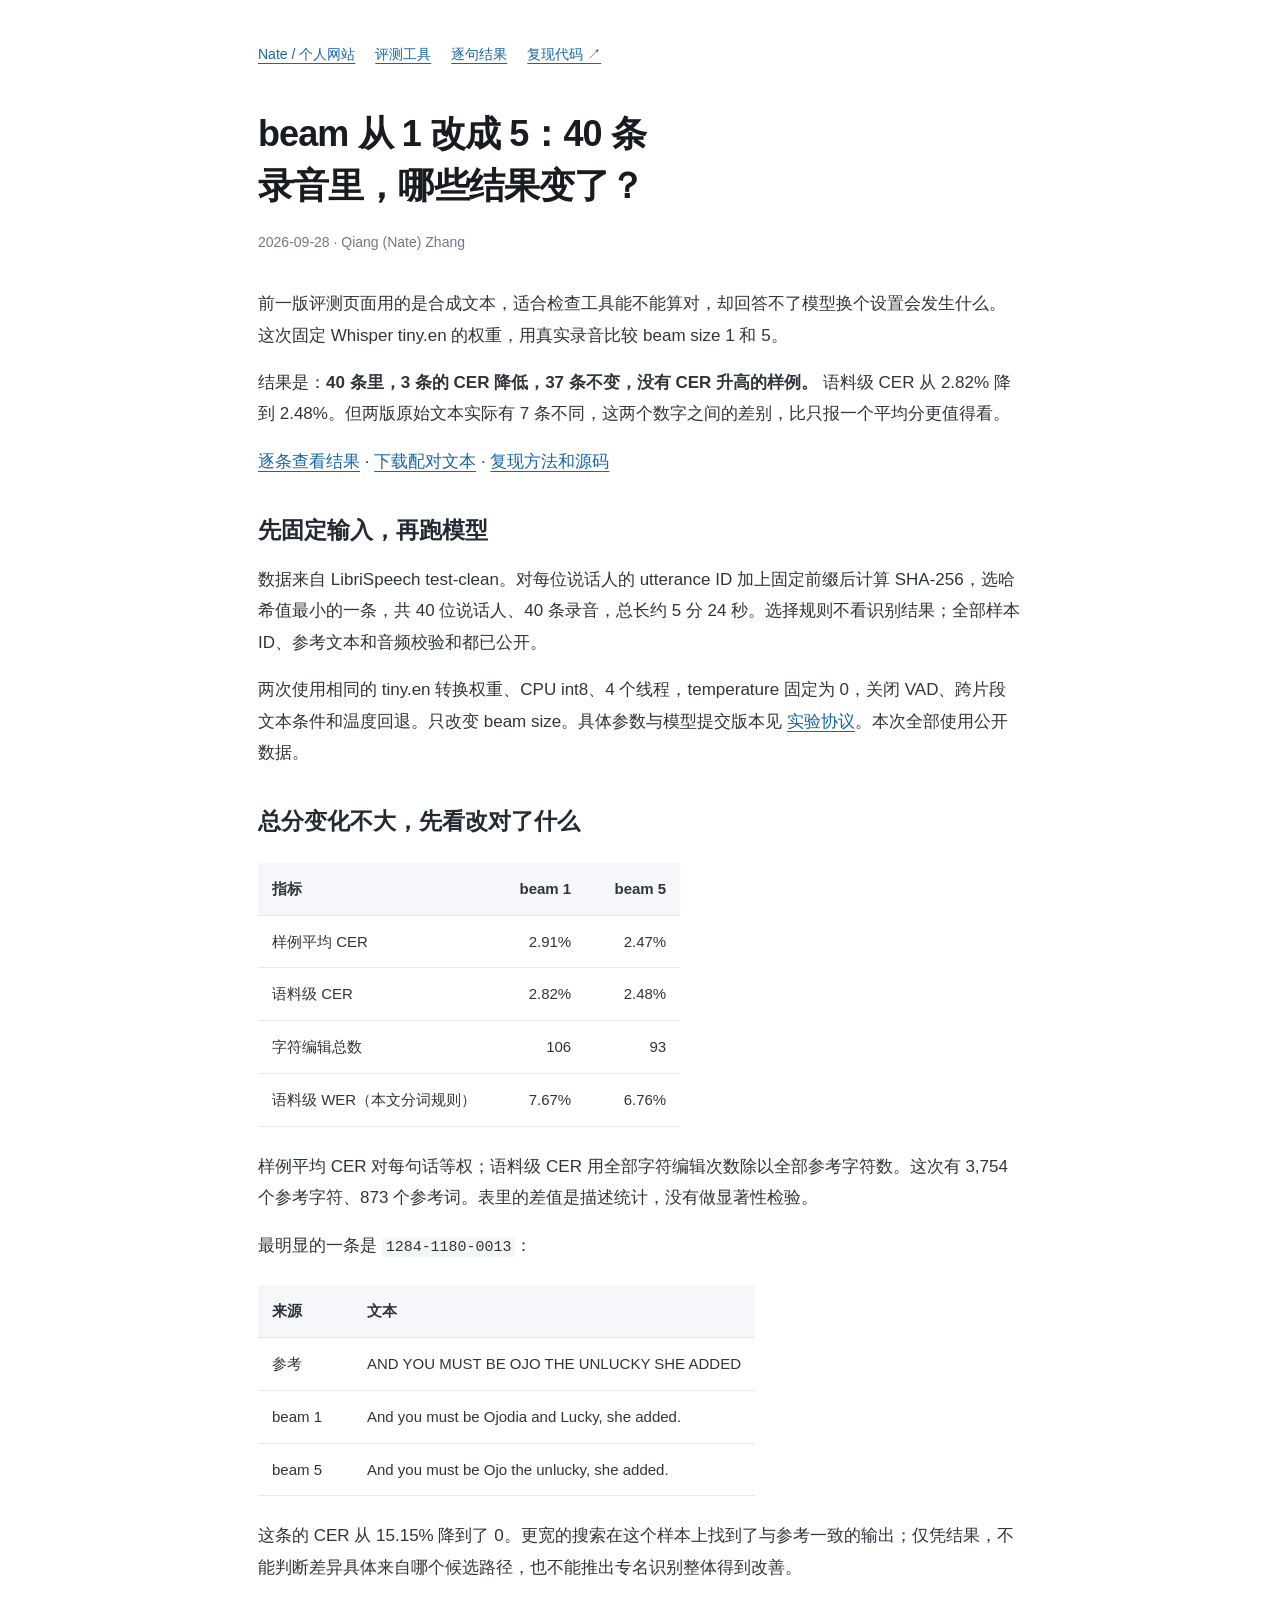
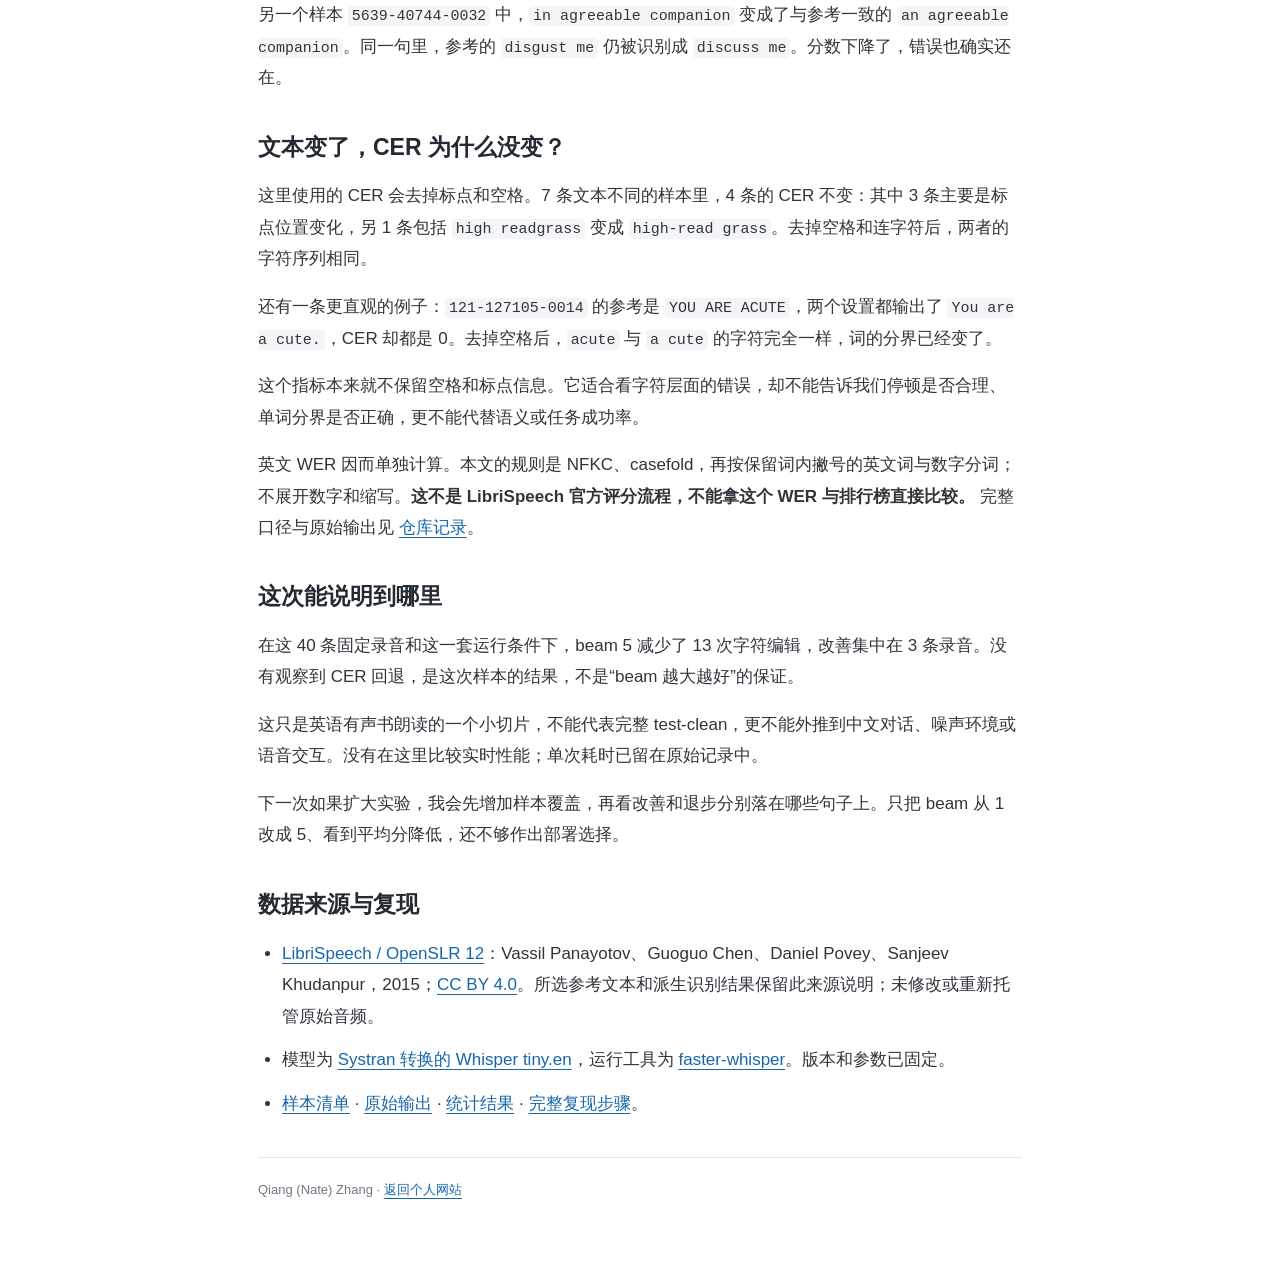
<file: experiments/librispeech-beam/results/index.html>
<!doctype html><html lang="zh-CN"><head><meta charset="utf-8"><meta name="viewport" content="width=device-width,initial-scale=1">
<title>beam 从 1 改成 5：40 条录音里，哪些结果变了？ · Nate Zhang</title>
<meta name="description" content="Whisper tiny.en 在 LibriSpeech 40 条真实录音上的解码对比：3 条 CER 改善、37 条不变，附固定协议、原始输出和复现脚本。">
<link rel="canonical" href="https://qiangzhang-dev.github.io/notes/whisper-beam/">
<style>
*{box-sizing:border-box}body{margin:0;background:#fff;color:#30343b;font:17px/1.85 -apple-system,BlinkMacSystemFont,"Segoe UI",sans-serif}main{max-width:820px;padding:42px 28px 70px;margin:auto}nav{display:flex;flex-wrap:wrap;gap:20px;font-size:14px;margin-bottom:40px}a{color:#1766aa;text-underline-offset:4px}a:focus-visible{outline:2px solid #1766aa;outline-offset:4px}h1{text-wrap:balance;font-size:clamp(28px,5vw,36px);line-height:1.45;letter-spacing:-.025em;color:#181b20;margin:0 0 18px}h1+p{color:#717983;font-size:14px;margin-bottom:32px}h2{font-size:23px;line-height:1.5;margin:36px 0 14px;color:#242a32}p{margin:16px 0}strong{font-weight:600}table{display:block;overflow:auto;border-collapse:collapse;width:100%;font-size:15px;margin:24px 0}th,td{padding:12px 14px;border-bottom:1px solid #e4e8ed;text-align:left;min-width:95px;vertical-align:top}thead{background:#f5f7fa}code{font-size:.88em;background:#f3f5f7;padding:2px 4px;border-radius:3px;overflow-wrap:anywhere}pre{overflow:auto;padding:18px;background:#f3f5f7}pre code{padding:0}ul{padding-left:24px}li{margin:12px 0}footer{border-top:1px solid #e4e8ed;padding-top:20px;margin-top:38px;color:#717983;font-size:13px}@media(max-width:600px){main{padding:26px 18px 50px}body{font-size:16px}nav{margin-bottom:30px}th,td{padding:10px 8px}table{font-size:14px}h2{font-size:21px}}@media print{nav,footer{display:none}main{max-width:none;padding:0}body{font-size:11pt}table{display:table}}
</style></head><body><main><nav aria-label="文章导航"><a href="/">Nate / 个人网站</a><a href="/speech-eval/">评测工具</a><a href="report/">逐句结果</a><a href="https://github.com/qiangzhang-dev/speech-eval-demo/tree/main/experiments/librispeech-beam">复现代码 ↗</a></nav><article>
<h1>beam 从 1 改成 5：40 条录音里，哪些结果变了？</h1>

<p>2026-09-28 · Qiang (Nate) Zhang</p>

<p>前一版评测页面用的是合成文本，适合检查工具能不能算对，却回答不了模型换个设置会发生什么。这次固定 Whisper tiny.en 的权重，用真实录音比较 beam size 1 和 5。</p>

<p>结果是：<strong>40 条里，3 条的 CER 降低，37 条不变，没有 CER 升高的样例。</strong> 语料级 CER 从 2.82% 降到 2.48%。但两版原始文本实际有 7 条不同，这两个数字之间的差别，比只报一个平均分更值得看。</p>

<p><a href="https://qiangzhang-dev.github.io/notes/whisper-beam/report/">逐条查看结果</a> · <a href="https://qiangzhang-dev.github.io/notes/whisper-beam/report/input.csv">下载配对文本</a> · <a href="https://github.com/qiangzhang-dev/speech-eval-demo/tree/main/experiments/librispeech-beam">复现方法和源码</a></p>

<h2>先固定输入，再跑模型</h2>

<p>数据来自 LibriSpeech test-clean。对每位说话人的 utterance ID 加上固定前缀后计算 SHA-256，选哈希值最小的一条，共 40 位说话人、40 条录音，总长约 5 分 24 秒。选择规则不看识别结果；全部样本 ID、参考文本和音频校验和都已公开。</p>

<p>两次使用相同的 tiny.en 转换权重、CPU int8、4 个线程，temperature 固定为 0，关闭 VAD、跨片段文本条件和温度回退。只改变 beam size。具体参数与模型提交版本见 <a href="https://qiangzhang-dev.github.io/notes/whisper-beam/protocol.json">实验协议</a>。本次全部使用公开数据。</p>

<h2>总分变化不大，先看改对了什么</h2>

<table>
<thead>
<tr>
  <th>指标</th>
  <th style="text-align:right;">beam 1</th>
  <th style="text-align:right;">beam 5</th>
</tr>
</thead>
<tbody>
<tr>
  <td>样例平均 CER</td>
  <td style="text-align:right;">2.91%</td>
  <td style="text-align:right;">2.47%</td>
</tr>
<tr>
  <td>语料级 CER</td>
  <td style="text-align:right;">2.82%</td>
  <td style="text-align:right;">2.48%</td>
</tr>
<tr>
  <td>字符编辑总数</td>
  <td style="text-align:right;">106</td>
  <td style="text-align:right;">93</td>
</tr>
<tr>
  <td>语料级 WER（本文分词规则）</td>
  <td style="text-align:right;">7.67%</td>
  <td style="text-align:right;">6.76%</td>
</tr>
</tbody>
</table>

<p>样例平均 CER 对每句话等权；语料级 CER 用全部字符编辑次数除以全部参考字符数。这次有 3,754 个参考字符、873 个参考词。表里的差值是描述统计，没有做显著性检验。</p>

<p>最明显的一条是 <code>1284-1180-0013</code>：</p>

<table>
<thead>
<tr>
  <th>来源</th>
  <th>文本</th>
</tr>
</thead>
<tbody>
<tr>
  <td>参考</td>
  <td>AND YOU MUST BE OJO THE UNLUCKY SHE ADDED</td>
</tr>
<tr>
  <td>beam 1</td>
  <td>And you must be Ojodia and Lucky, she added.</td>
</tr>
<tr>
  <td>beam 5</td>
  <td>And you must be Ojo the unlucky, she added.</td>
</tr>
</tbody>
</table>

<p>这条的 CER 从 15.15% 降到了 0。更宽的搜索在这个样本上找到了与参考一致的输出；仅凭结果，不能判断差异具体来自哪个候选路径，也不能推出专名识别整体得到改善。</p>

<p>另一个样本 <code>5639-40744-0032</code> 中，<code>in agreeable companion</code> 变成了与参考一致的 <code>an agreeable companion</code>。同一句里，参考的 <code>disgust me</code> 仍被识别成 <code>discuss me</code>。分数下降了，错误也确实还在。</p>

<h2>文本变了，CER 为什么没变？</h2>

<p>这里使用的 CER 会去掉标点和空格。7 条文本不同的样本里，4 条的 CER 不变：其中 3 条主要是标点位置变化，另 1 条包括 <code>high readgrass</code> 变成 <code>high-read grass</code>。去掉空格和连字符后，两者的字符序列相同。</p>

<p>还有一条更直观的例子：<code>121-127105-0014</code> 的参考是 <code>YOU ARE ACUTE</code>，两个设置都输出了 <code>You are a cute.</code>，CER 却都是 0。去掉空格后，<code>acute</code> 与 <code>a cute</code> 的字符完全一样，词的分界已经变了。</p>

<p>这个指标本来就不保留空格和标点信息。它适合看字符层面的错误，却不能告诉我们停顿是否合理、单词分界是否正确，更不能代替语义或任务成功率。</p>

<p>英文 WER 因而单独计算。本文的规则是 NFKC、casefold，再按保留词内撇号的英文词与数字分词；不展开数字和缩写。<strong>这不是 LibriSpeech 官方评分流程，不能拿这个 WER 与排行榜直接比较。</strong> 完整口径与原始输出见 <a href="https://github.com/qiangzhang-dev/speech-eval-demo/tree/main/experiments/librispeech-beam/results">仓库记录</a>。</p>

<h2>这次能说明到哪里</h2>

<p>在这 40 条固定录音和这一套运行条件下，beam 5 减少了 13 次字符编辑，改善集中在 3 条录音。没有观察到 CER 回退，是这次样本的结果，不是“beam 越大越好”的保证。</p>

<p>这只是英语有声书朗读的一个小切片，不能代表完整 test-clean，更不能外推到中文对话、噪声环境或语音交互。没有在这里比较实时性能；单次耗时已留在原始记录中。</p>

<p>下一次如果扩大实验，我会先增加样本覆盖，再看改善和退步分别落在哪些句子上。只把 beam 从 1 改成 5、看到平均分降低，还不够作出部署选择。</p>

<h2>数据来源与复现</h2>

<ul>
<li><a href="https://www.openslr.org/12/">LibriSpeech / OpenSLR 12</a>：Vassil Panayotov、Guoguo Chen、Daniel Povey、Sanjeev Khudanpur，2015；<a href="https://creativecommons.org/licenses/by/4.0/">CC BY 4.0</a>。所选参考文本和派生识别结果保留此来源说明；未修改或重新托管原始音频。</li>
<li>模型为 <a href="https://huggingface.co/Systran/faster-whisper-tiny.en">Systran 转换的 Whisper tiny.en</a>，运行工具为 <a href="https://github.com/SYSTRAN/faster-whisper">faster-whisper</a>。版本和参数已固定。</li>
<li><a href="https://qiangzhang-dev.github.io/notes/whisper-beam/manifest.json">样本清单</a> · <a href="https://qiangzhang-dev.github.io/notes/whisper-beam/raw-results.jsonl">原始输出</a> · <a href="https://qiangzhang-dev.github.io/notes/whisper-beam/summary.json">统计结果</a> · <a href="https://github.com/qiangzhang-dev/speech-eval-demo/tree/main/experiments/librispeech-beam#复现">完整复现步骤</a>。</li>
</ul>
</article><footer>Qiang (Nate) Zhang · <a href="/">返回个人网站</a></footer></main></body></html>
</file>
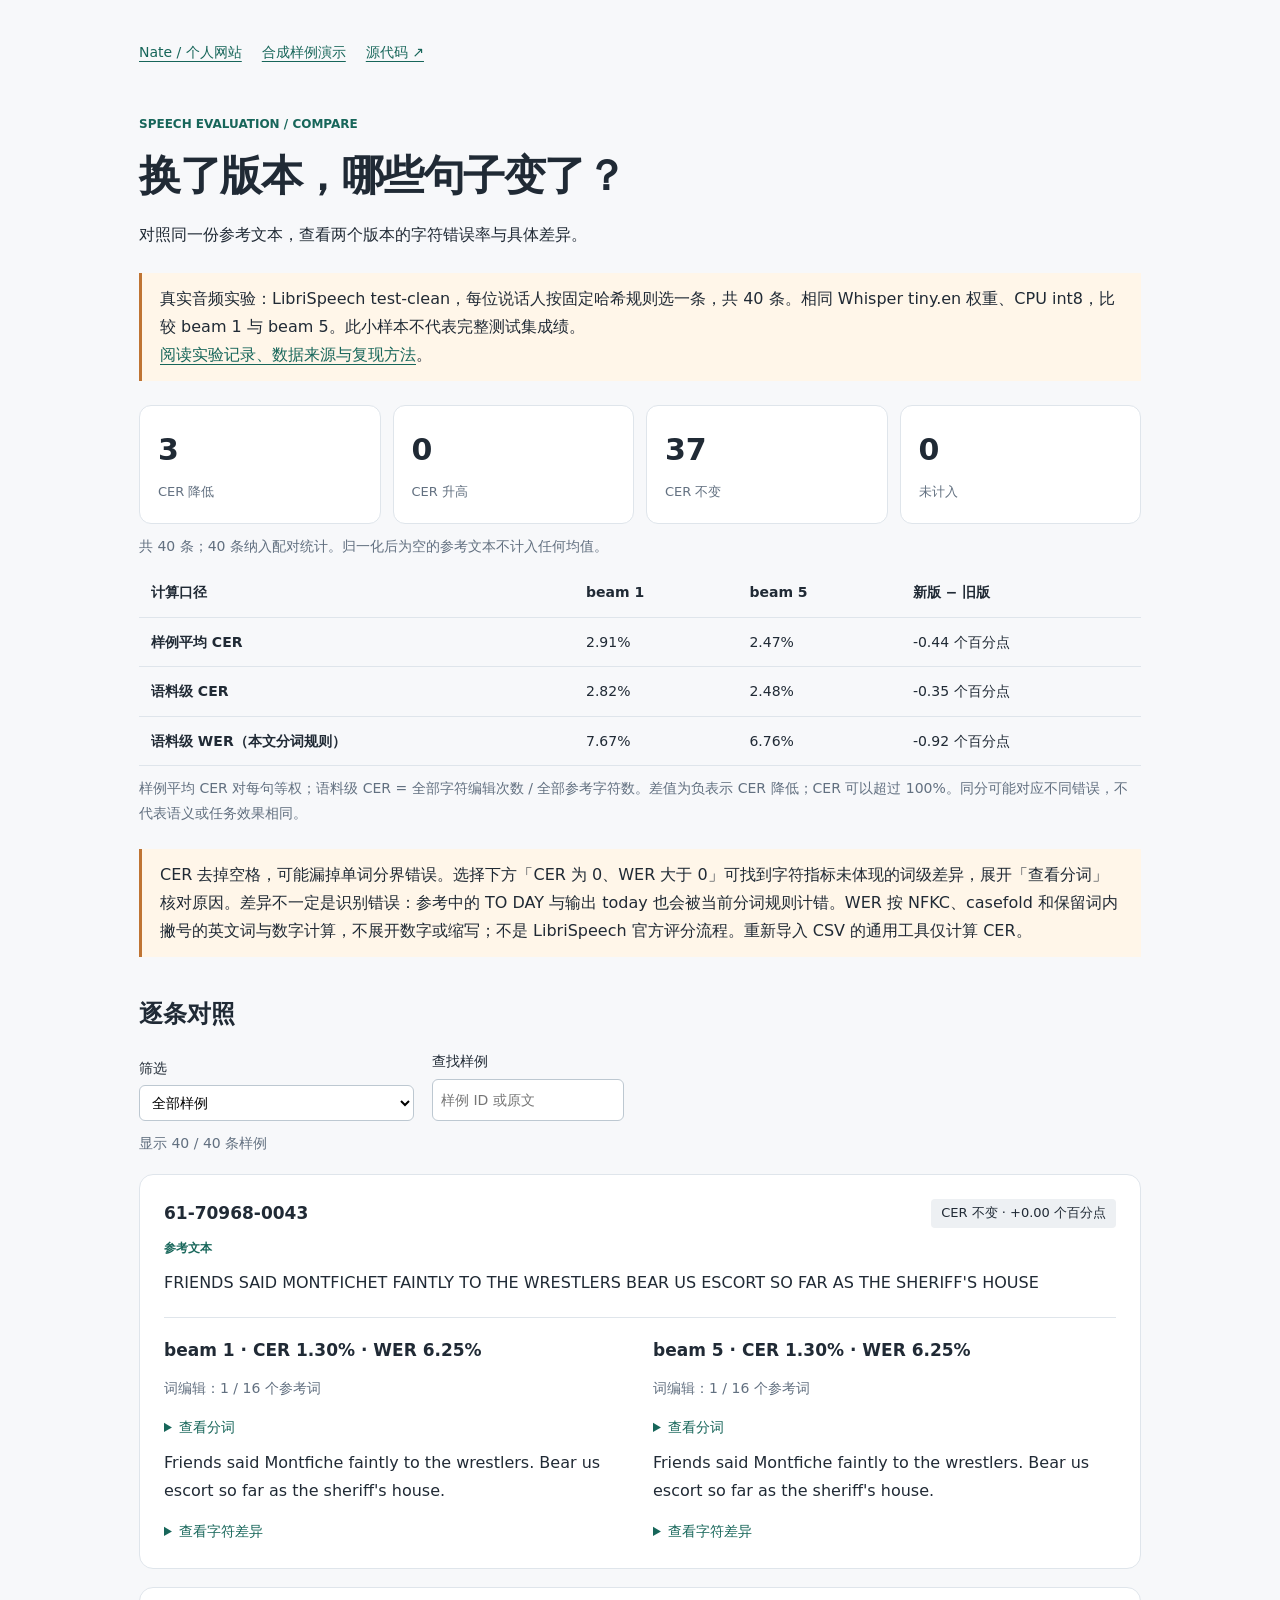
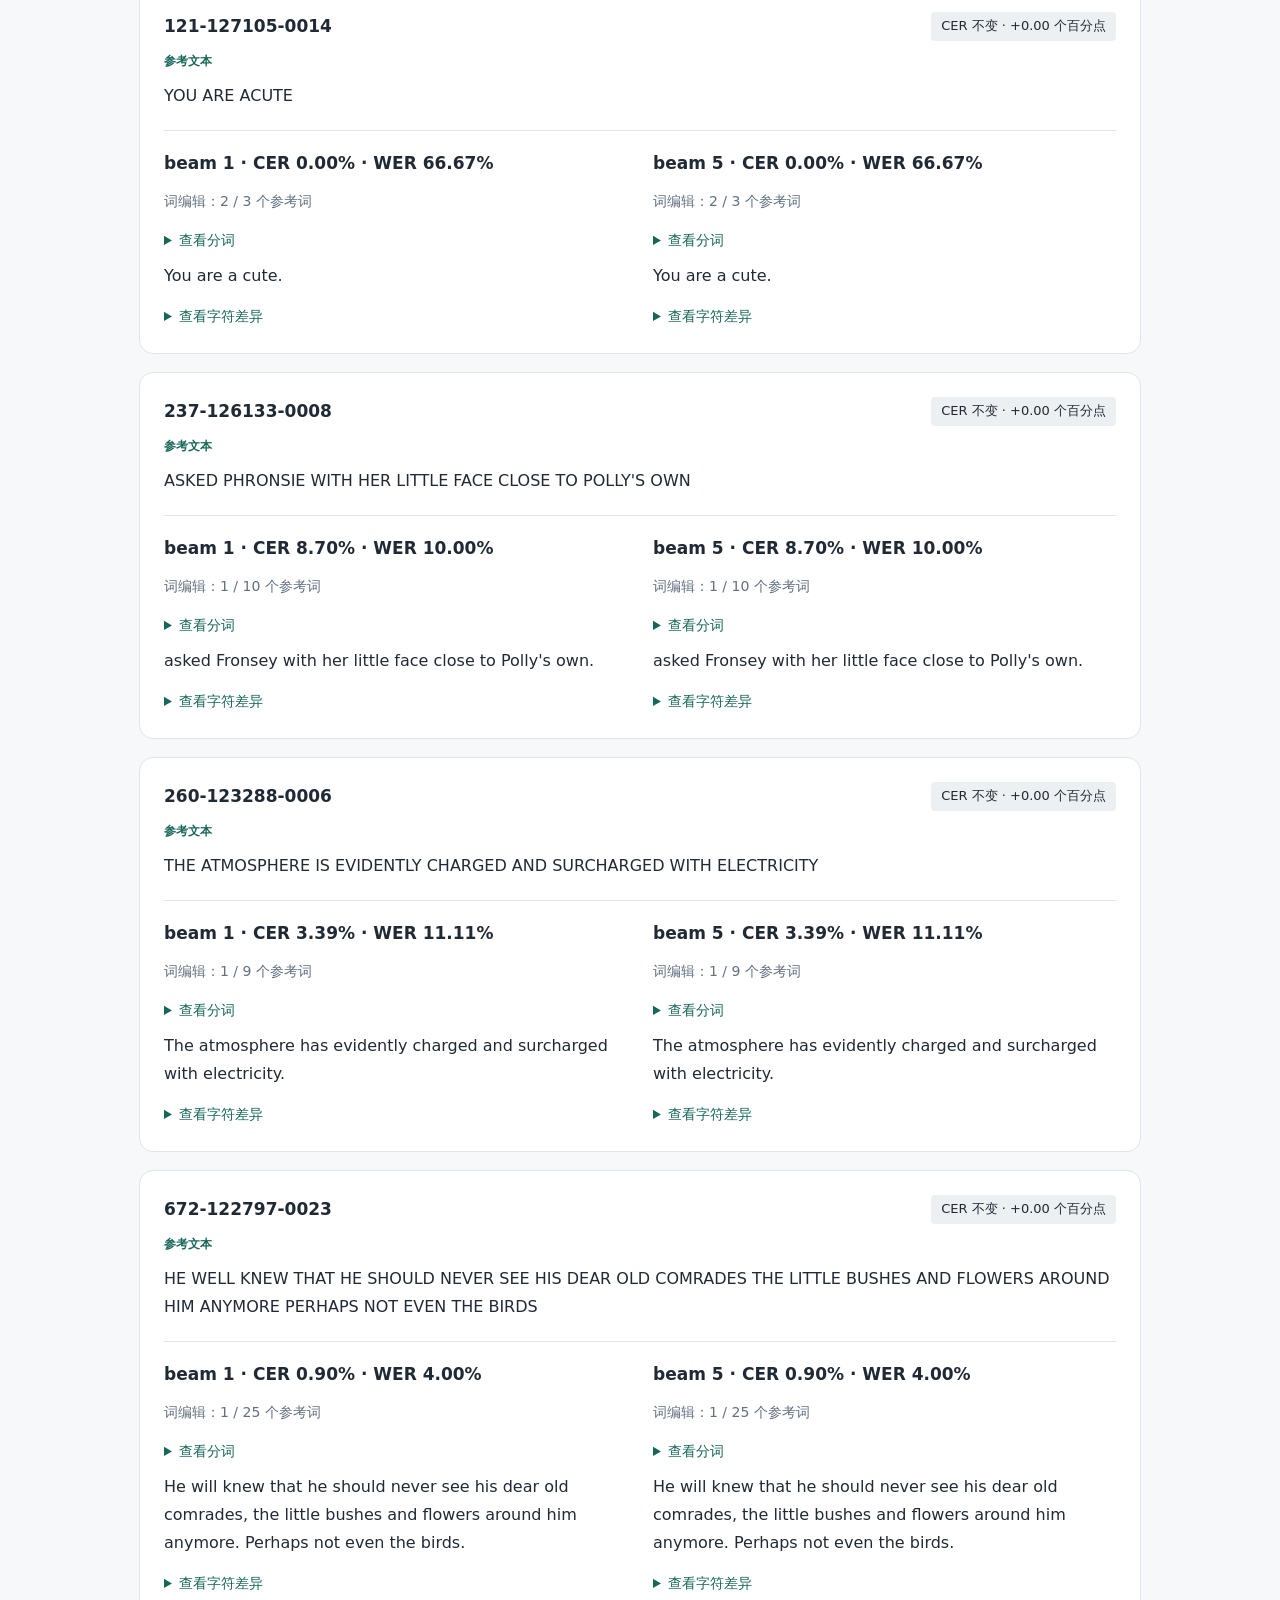
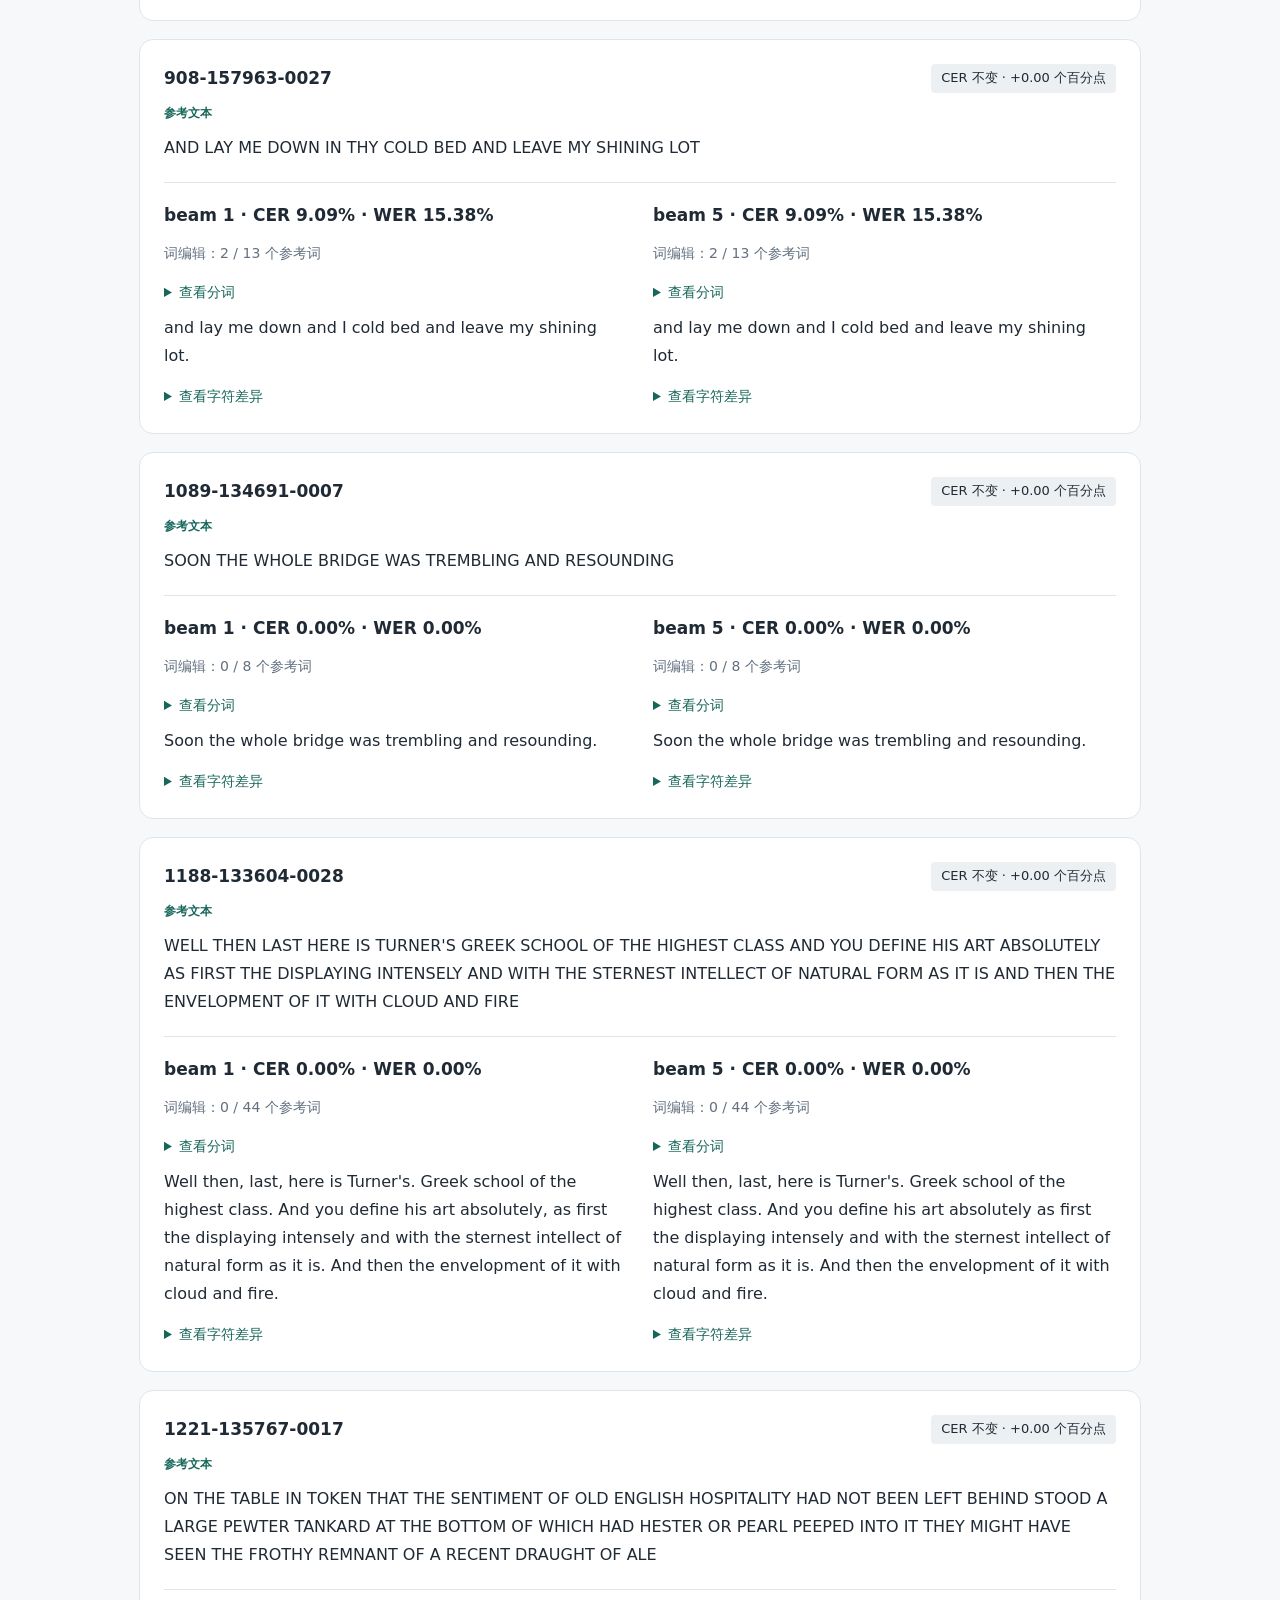
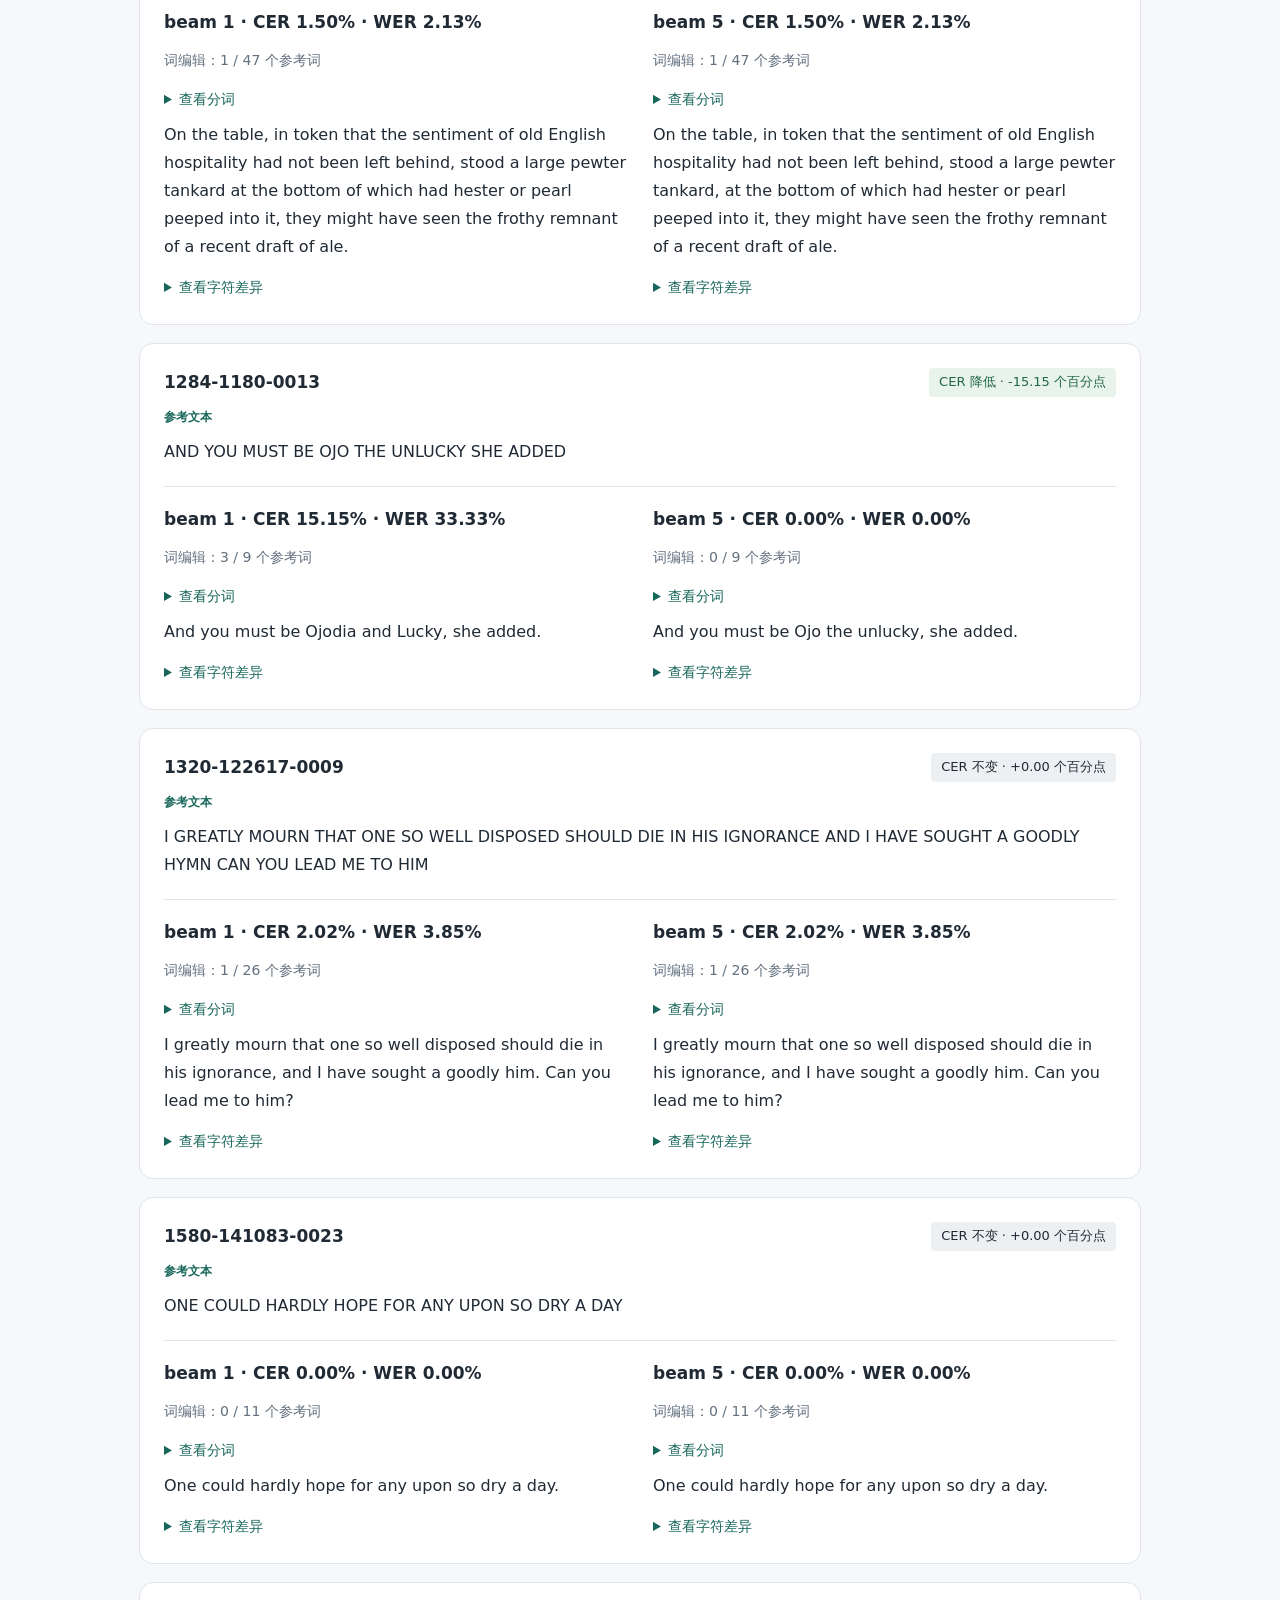
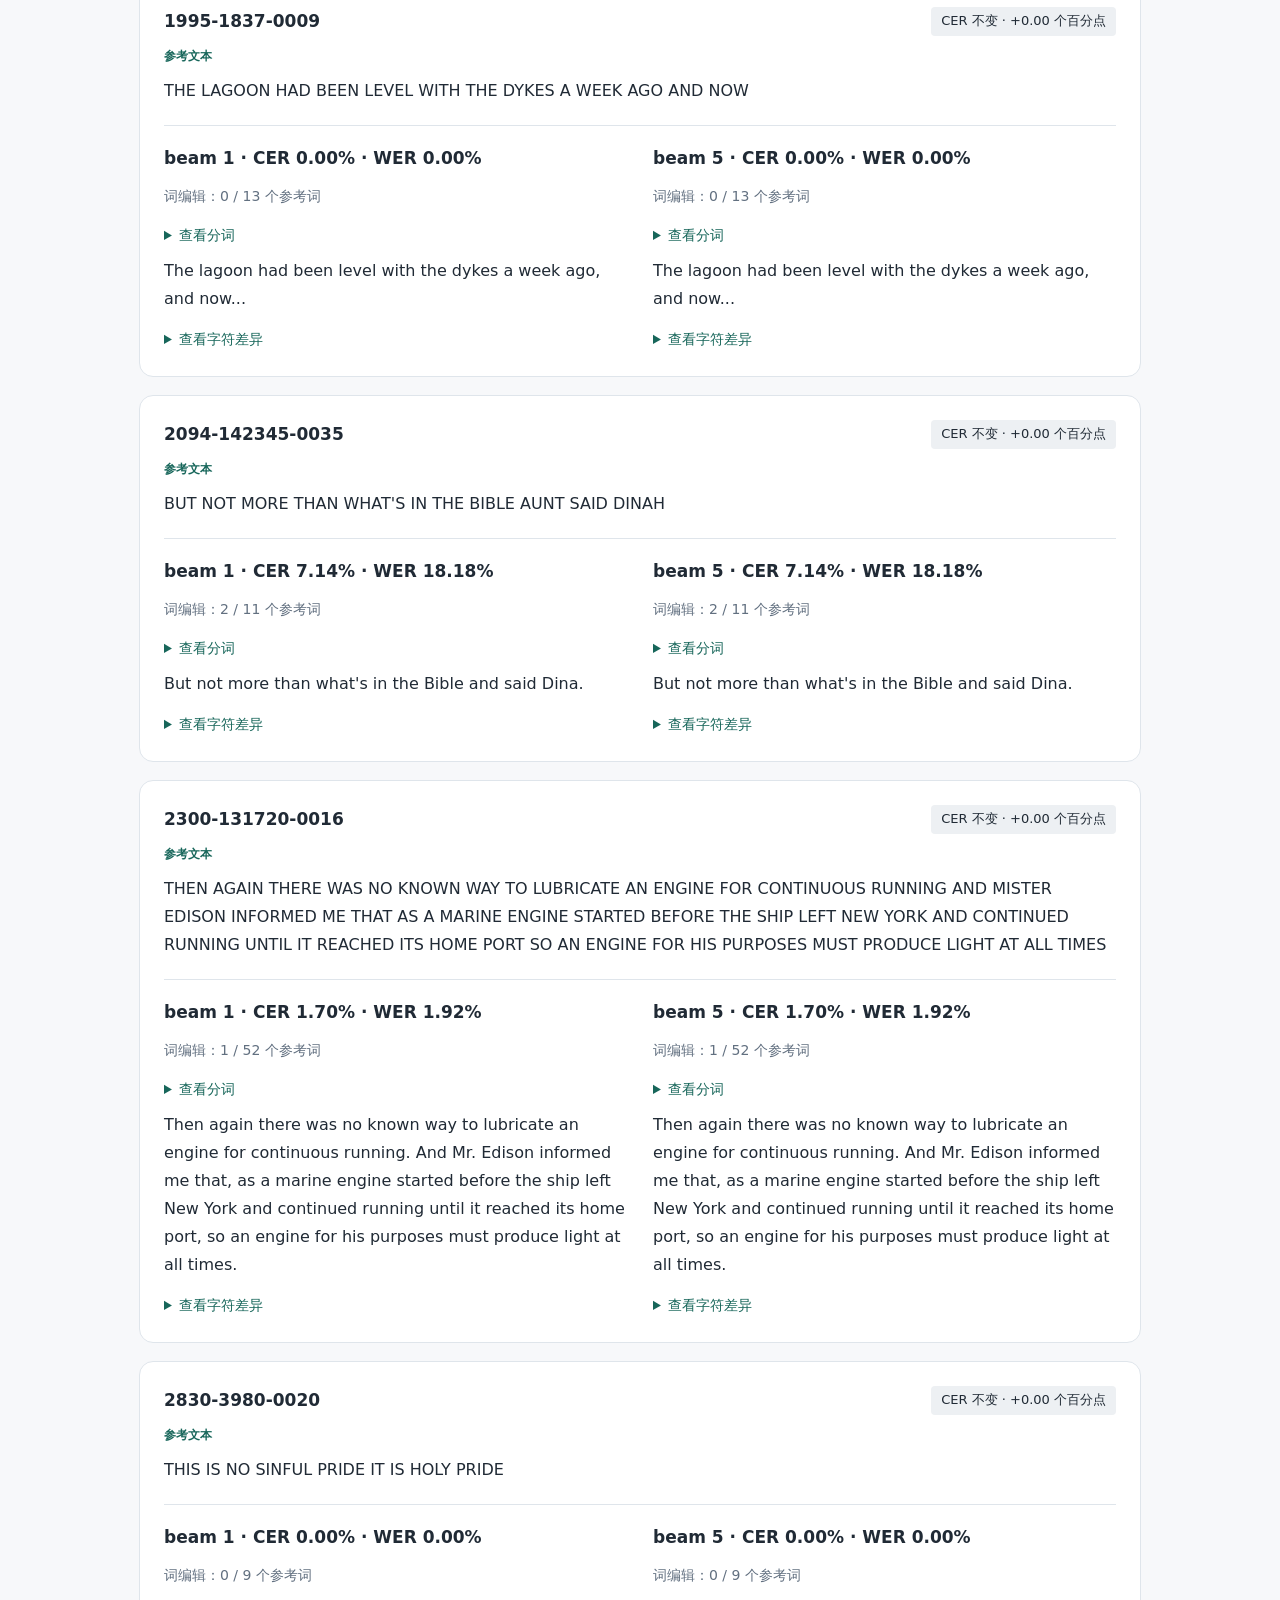
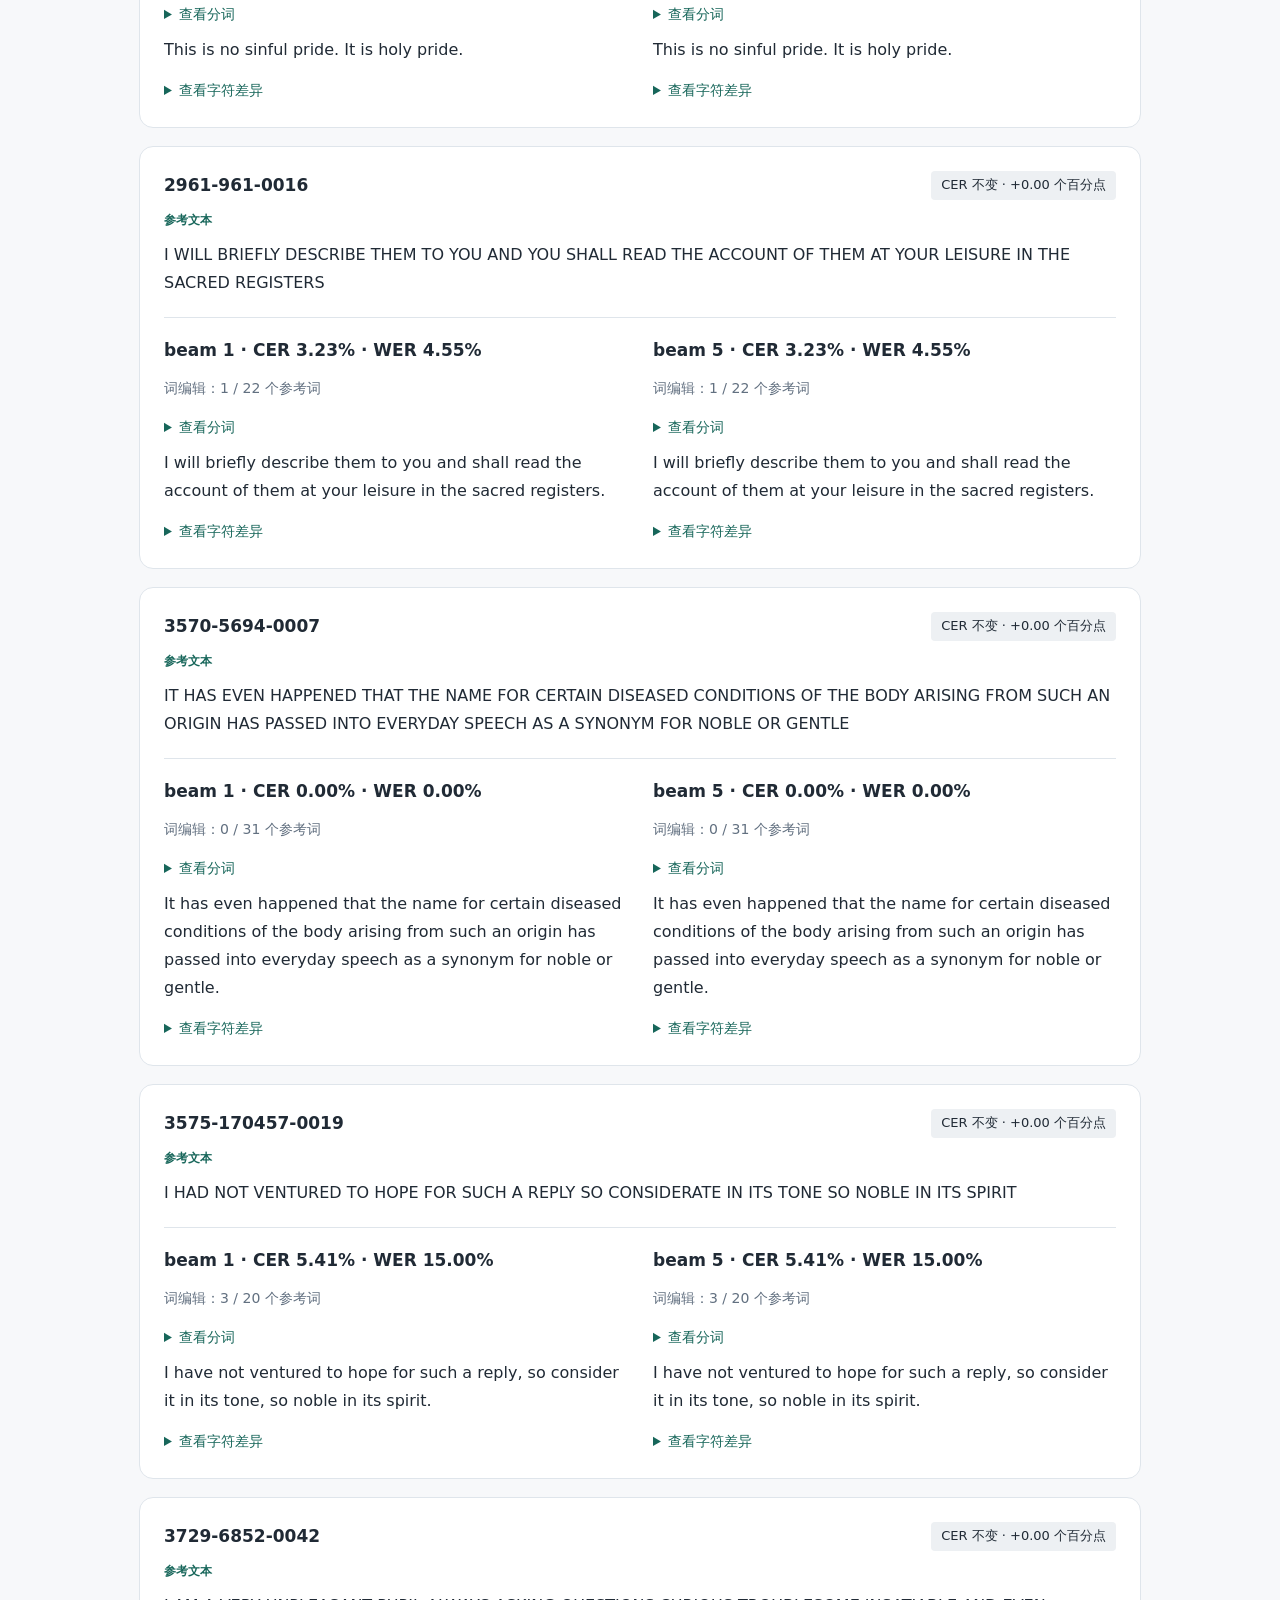
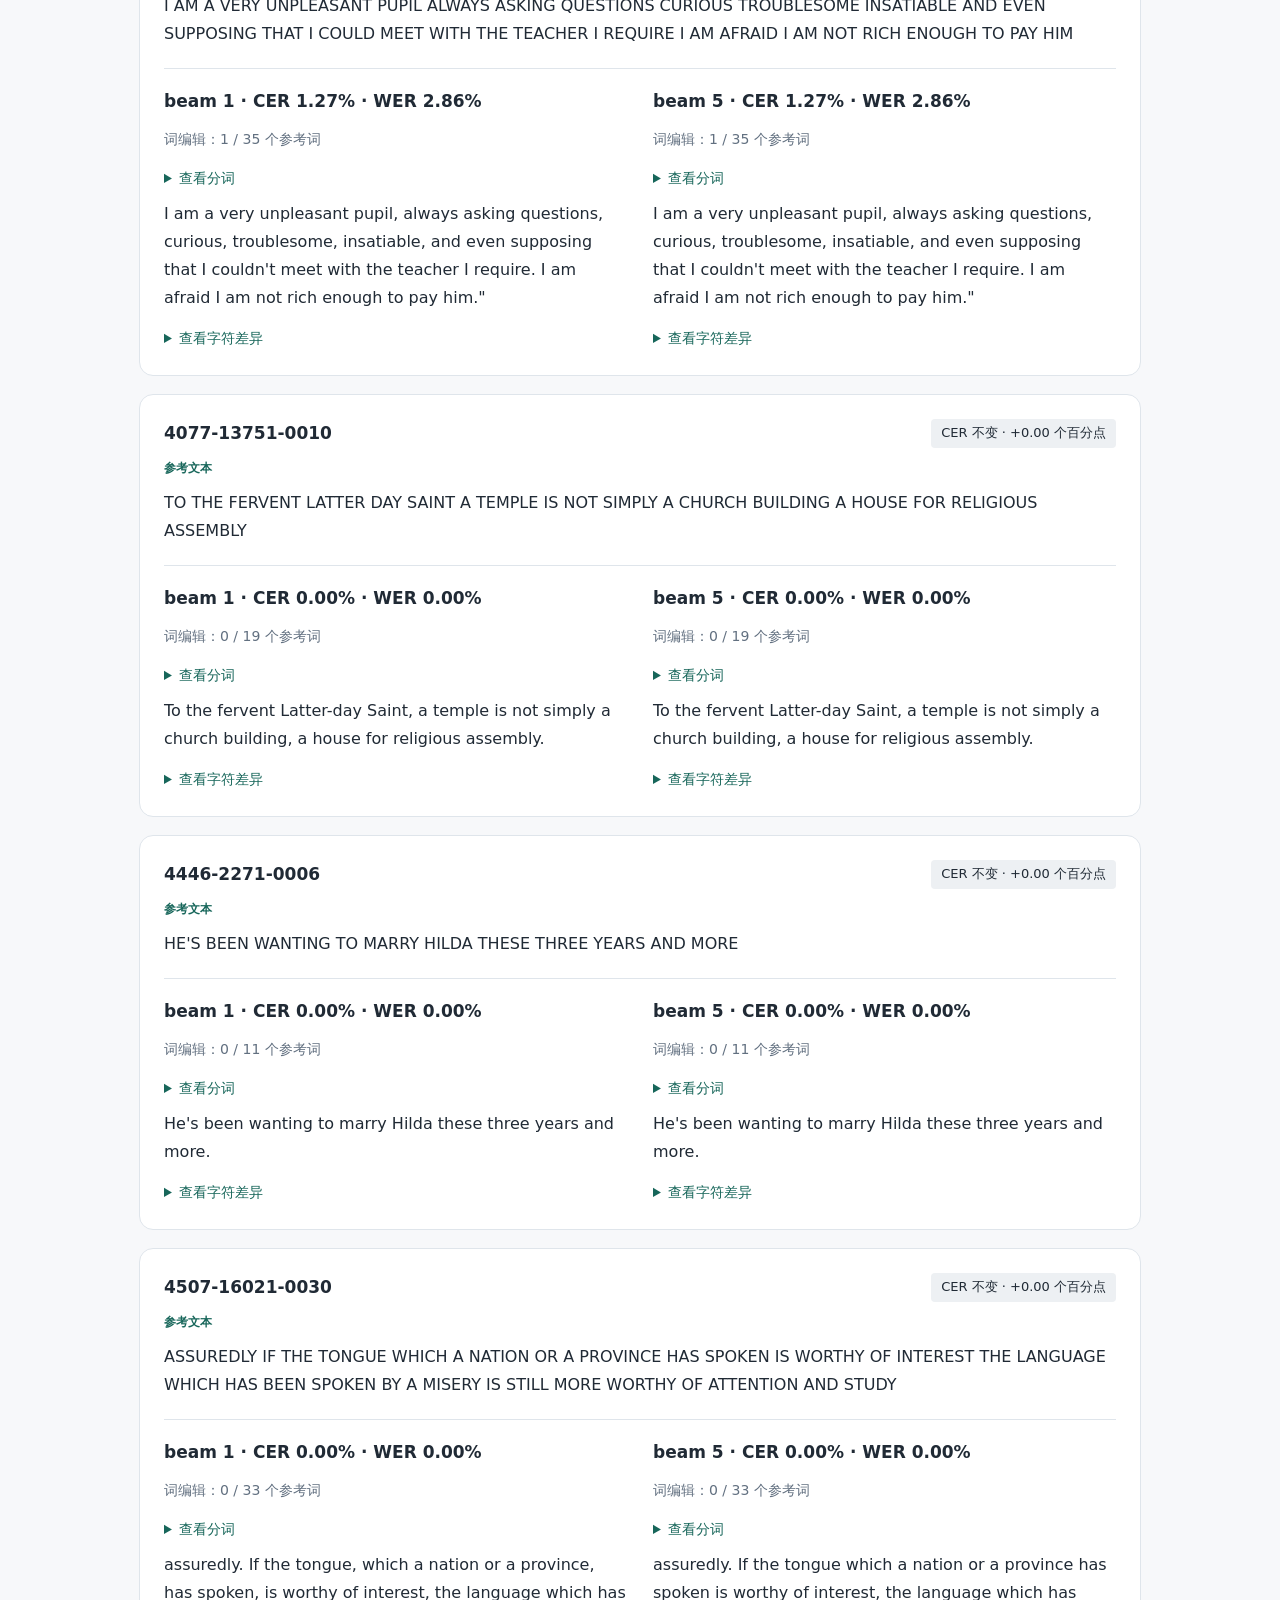
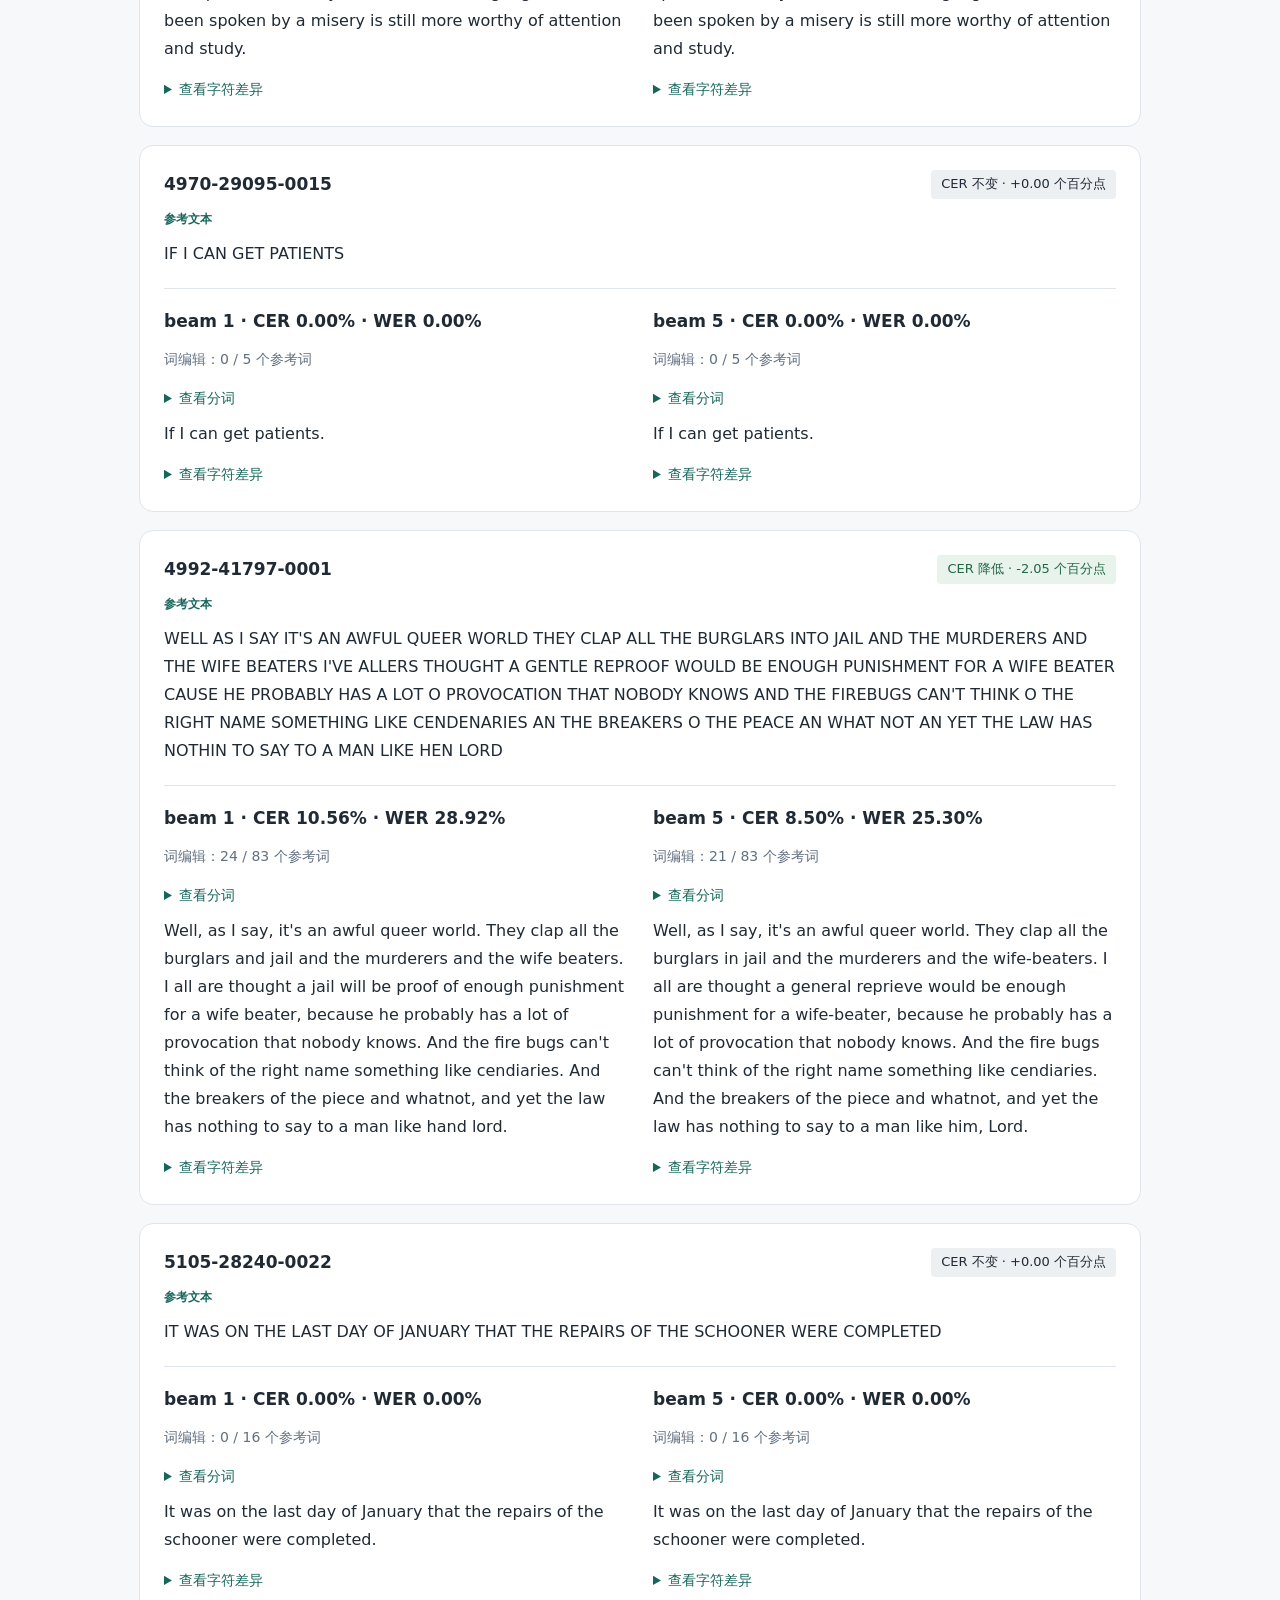
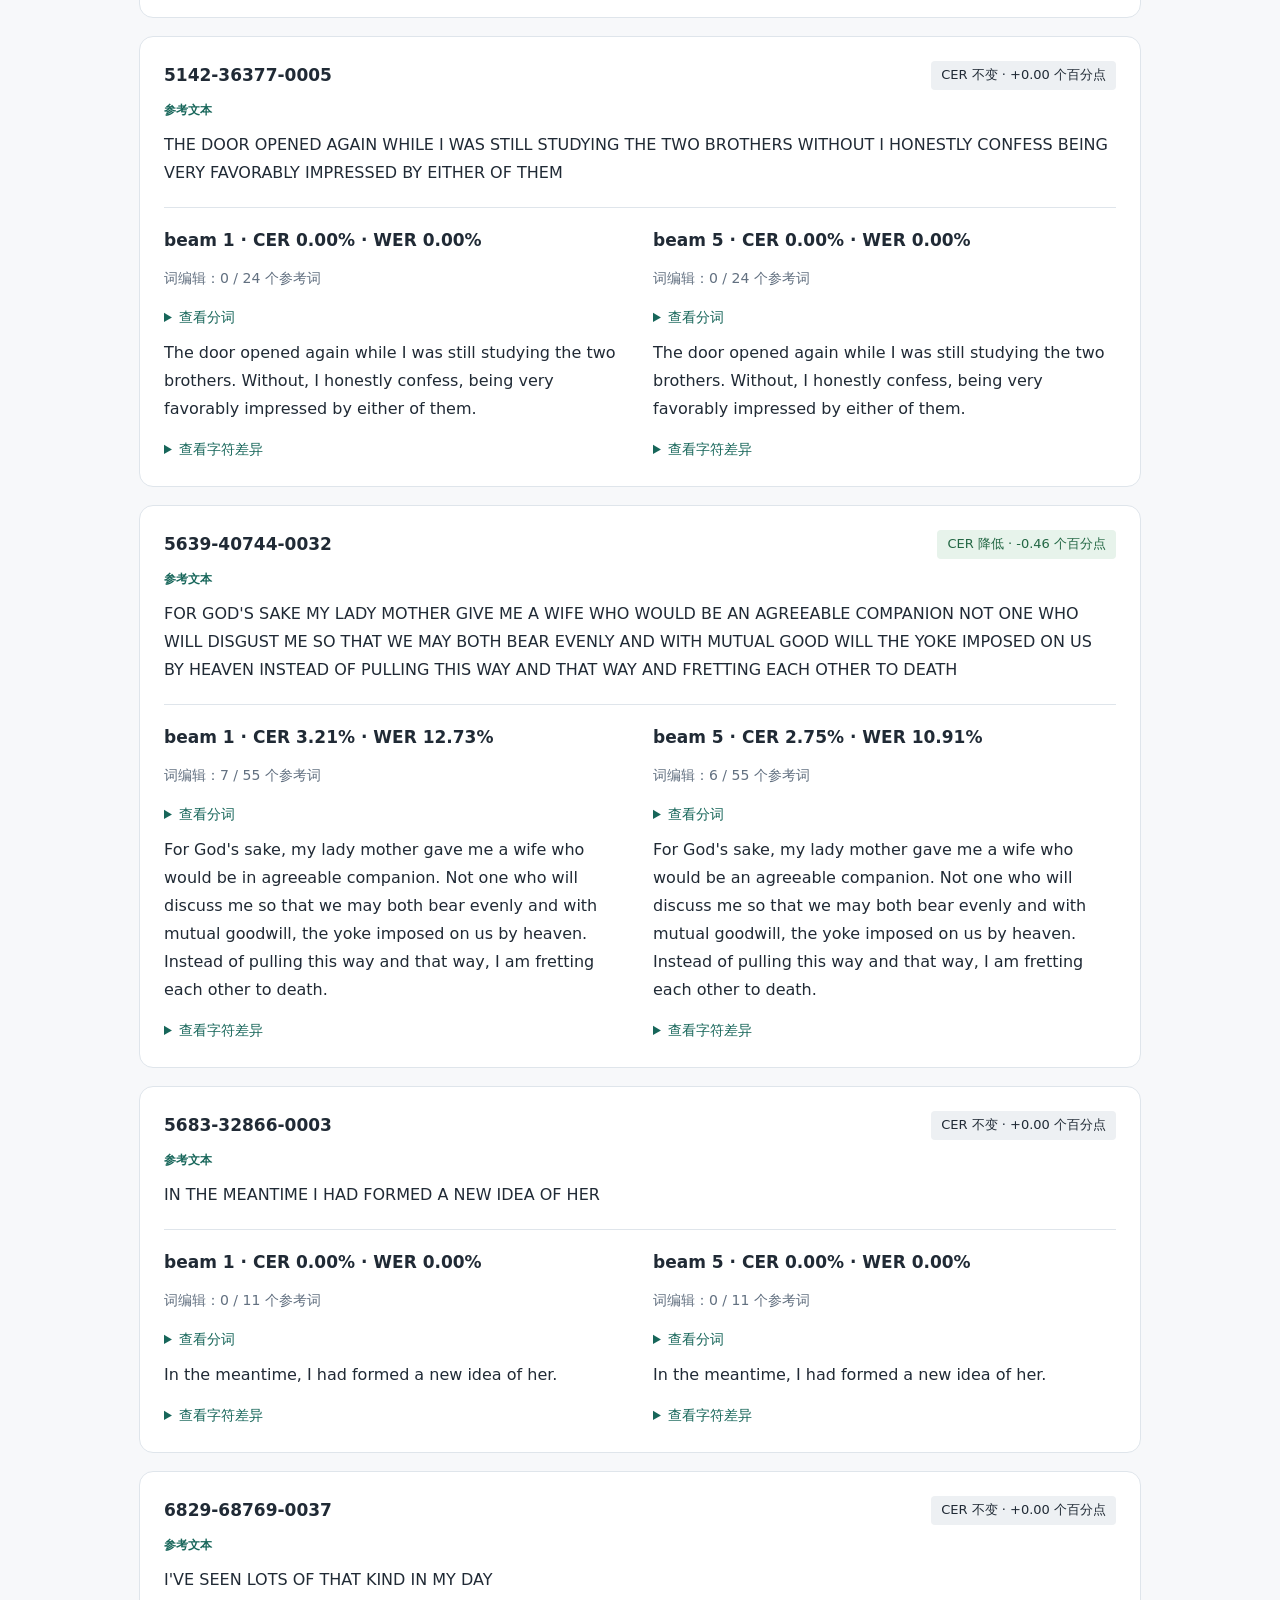
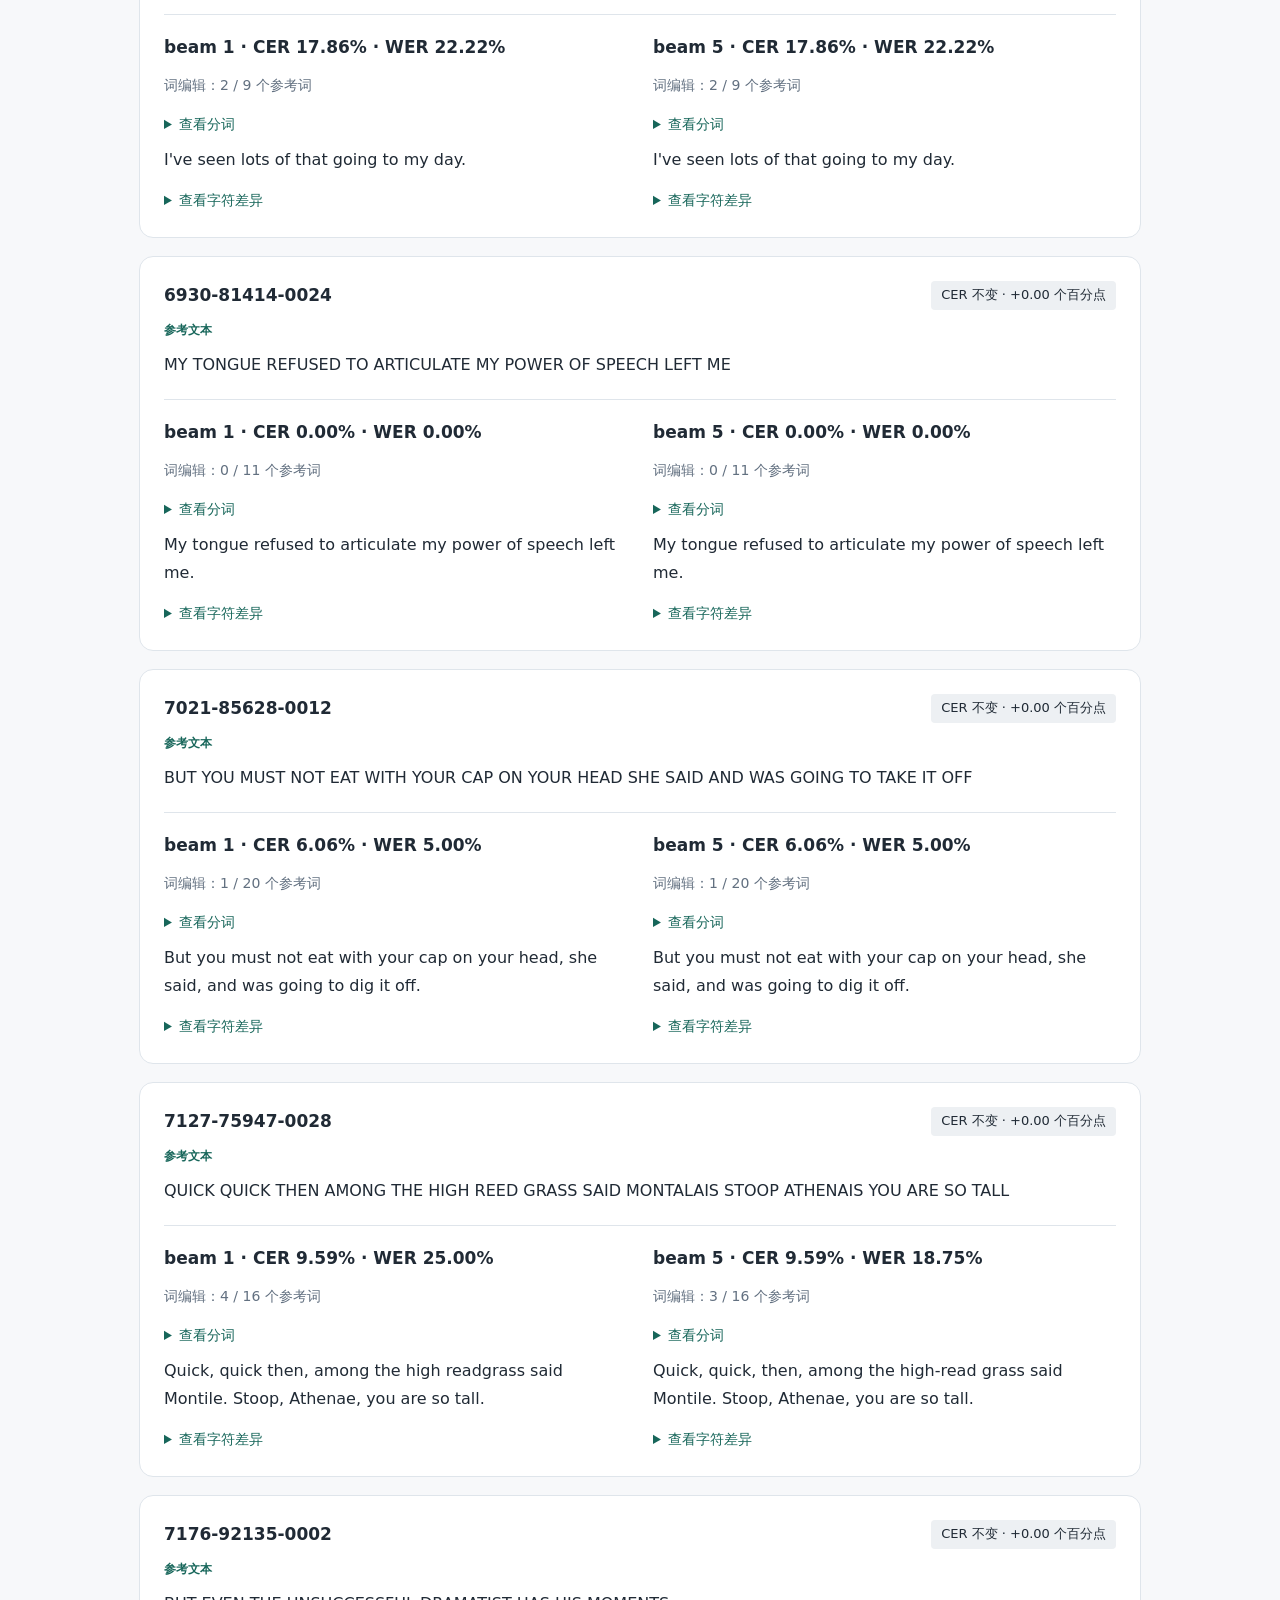
<file: experiments/librispeech-beam/results/report/index.html>
<!doctype html><html lang="zh-CN"><head><meta charset="utf-8"><meta name="viewport" content="width=device-width,initial-scale=1"><title>Whisper beam 1 vs 5：40 条录音逐句对比 · Nate Zhang</title>
<meta name="description" content="Whisper tiny.en 在 LibriSpeech test-clean 40 条真实录音上的 beam 1 与 beam 5 逐句对照，含 CER、WER 和字符差异；仅描述这个固定小样本。">
<link rel="canonical" href="https://qiangzhang-dev.github.io/notes/whisper-beam/report/">

<style>
:root{color-scheme:light;--ink:#202a35;--muted:#627080;--line:#dfe5eb;--accent:#17665a}*{box-sizing:border-box}body{margin:0;background:#f7f8fa;color:var(--ink);font:16px/1.75 system-ui,-apple-system,"Segoe UI",sans-serif}main{max-width:1050px;margin:auto;padding:40px 24px 64px}a{color:var(--accent);text-underline-offset:4px}nav{display:flex;flex-wrap:wrap;gap:20px;font-size:14px;margin-bottom:44px}h1{font-size:clamp(28px,5vw,42px);line-height:1.3;letter-spacing:-.035em;margin:12px 0 18px}h2{font-size:24px;margin:36px 0 14px}h3,h4{margin:0;font-size:17px}p{margin:10px 0}.eyebrow,.label{font-size:12px;color:var(--accent);font-weight:600}.muted{color:var(--muted);font-size:14px}.notice{border-left:3px solid #bf7433;padding:12px 18px;background:#fff6e9;margin:24px 0}.stats{display:grid;grid-template-columns:repeat(4,1fr);gap:12px}.stat{background:white;border:1px solid var(--line);border-radius:12px;padding:18px}.stat strong{display:block;font-size:30px;font-weight:600}.stat span{font-size:13px;color:var(--muted)}.table-wrap{overflow:auto}table{width:100%;border-collapse:collapse;text-align:left;font-size:14px}th,td{padding:12px;border-bottom:1px solid var(--line)}.case{background:white;border:1px solid var(--line);border-radius:14px;padding:24px;margin:18px 0}.case-head{display:flex;flex-wrap:wrap;justify-content:space-between;gap:12px}.badge{border-radius:4px;background:#edf0f3;padding:3px 10px;font-size:13px}.improved{background:#e7f3eb;color:#236744}.regressed{background:#fff0e5;color:#96451d}.pair{display:grid;grid-template-columns:1fr 1fr;gap:26px;margin-top:20px;padding-top:18px;border-top:1px solid var(--line)}.pair section{min-width:0}.transcript{white-space:pre-wrap;overflow-wrap:anywhere}.muted{overflow-wrap:anywhere}summary{color:var(--accent);cursor:pointer;font-size:14px;margin-top:14px}pre{overflow:auto;border-radius:8px;background:#eaf0f3;padding:18px;font-size:14px}select,input{font:inherit;padding:8px;border:1px solid #bdc8d1;border-radius:6px;background:white;max-width:100%}.filters{display:flex;gap:18px;flex-wrap:wrap;align-items:end}.filters label{display:flex;flex-direction:column;font-size:14px;gap:5px}a:focus-visible,select:focus-visible,input:focus-visible,summary:focus-visible{outline:3px solid #bf7433;outline-offset:3px}footer{border-top:1px solid var(--line);margin-top:38px;padding-top:18px;color:var(--muted);font-size:13px}[hidden]{display:none!important}@media(max-width:620px){main{padding:24px 16px 40px}.stats{grid-template-columns:repeat(2,1fr)}.pair{grid-template-columns:1fr;gap:20px}.case{padding:18px}.stat{padding:14px}th,td{padding:8px}nav{margin-bottom:30px}}@media print{.filters,nav{display:none}.case{break-inside:avoid}body{background:white}}
</style></head><body><main>
<nav><a href="https://qiangzhang-dev.github.io/">Nate / 个人网站</a><a href="https://qiangzhang-dev.github.io/speech-eval/">合成样例演示</a><a href="https://github.com/qiangzhang-dev/speech-eval-demo">源代码 ↗</a></nav>
<header><span class="eyebrow">SPEECH EVALUATION / COMPARE</span><h1>换了版本，哪些句子变了？</h1><p>对照同一份参考文本，查看两个版本的字符错误率与具体差异。</p></header>
<p class="notice">真实音频实验：LibriSpeech test-clean，每位说话人按固定哈希规则选一条，共 40 条。相同 Whisper tiny.en 权重、CPU int8，比较 beam 1 与 beam 5。此小样本不代表完整测试集成绩。<br><a href="https://qiangzhang-dev.github.io/notes/whisper-beam/">阅读实验记录、数据来源与复现方法</a>。</p><div class="stats"><div class="stat"><strong>3</strong><span>CER 降低</span></div><div class="stat"><strong>0</strong><span>CER 升高</span></div><div class="stat"><strong>37</strong><span>CER 不变</span></div><div class="stat"><strong>0</strong><span>未计入</span></div></div><p class="muted">共 40 条；40 条纳入配对统计。归一化后为空的参考文本不计入任何均值。</p><div class="table-wrap"><table><thead><tr><th>计算口径</th><th>beam 1</th><th>beam 5</th><th>新版 − 旧版</th></tr></thead><tbody><tr><th>样例平均 CER</th><td>2.91%</td><td>2.47%</td><td>-0.44 个百分点</td></tr><tr><th>语料级 CER</th><td>2.82%</td><td>2.48%</td><td>-0.35 个百分点</td></tr><tr><th>语料级 WER（本文分词规则）</th><td>7.67%</td><td>6.76%</td><td>-0.92 个百分点</td></tr></tbody></table></div>
<p class="muted">样例平均 CER 对每句等权；语料级 CER = 全部字符编辑次数 / 全部参考字符数。差值为负表示 CER 降低；CER 可以超过 100%。同分可能对应不同错误，不代表语义或任务效果相同。</p>
<p class="notice">CER 去掉空格，可能漏掉单词分界错误。选择下方「CER 为 0、WER 大于 0」可找到字符指标未体现的词级差异，展开「查看分词」核对原因。差异不一定是识别错误：参考中的 TO DAY 与输出 today 也会被当前分词规则计错。WER 按 NFKC、casefold 和保留词内撇号的英文词与数字计算，不展开数字或缩写；不是 LibriSpeech 官方评分流程。重新导入 CSV 的通用工具仅计算 CER。</p><h2>逐条对照</h2><div class="filters" id="filters" hidden><label>筛选<select id="status"><option value="all">全部样例</option><option value="regressed">CER 升高</option><option value="improved">CER 降低</option><option value="unchanged">CER 不变</option><option value="excluded">未计入</option><option value="word-error">CER 为 0、WER 大于 0（任一版本）</option></select></label><label>查找样例<input id="search" type="search" placeholder="样例 ID 或原文"></label></div><p id="visible-count" class="muted" role="status" aria-live="polite"></p>
<article class="case" data-word-error="false" data-status="unchanged"><div class="case-head"><h3>61-70968-0043</h3><span class="badge unchanged">CER 不变 · +0.00 个百分点</span></div><p class="label">参考文本</p><p class="transcript">FRIENDS SAID MONTFICHET FAINTLY TO THE WRESTLERS BEAR US ESCORT SO FAR AS THE SHERIFF&#x27;S HOUSE</p><div class="pair"><section><h4>beam 1 · CER 1.30% · WER 6.25%</h4><p class="muted">词编辑：1 / 16 个参考词</p><details><summary>查看分词</summary><p class="muted">参考：friends | said | montfichet | faintly | to | the | wrestlers | bear | us | escort | so | far | as | the | sheriff&#x27;s | house<br>输出：friends | said | montfiche | faintly | to | the | wrestlers | bear | us | escort | so | far | as | the | sheriff&#x27;s | house</p></details><p class="transcript">Friends said Montfiche faintly to the wrestlers. Bear us escort so far as the sheriff&#x27;s house.</p><details><summary>查看字符差异</summary><p class="muted">归一化参考：friendssaidmontfichetfaintlytothewrestlersbearusescortsofarasthesheriffshouse<br>归一化输出：friendssaidmontfichefaintlytothewrestlersbearusescortsofarasthesheriffshouse</p><table><thead><tr><th>操作</th><th>参考</th><th>输出</th></tr></thead><tbody><tr><td>deletion</td><td>t</td><td>-</td></tr></tbody></table></details></section><section><h4>beam 5 · CER 1.30% · WER 6.25%</h4><p class="muted">词编辑：1 / 16 个参考词</p><details><summary>查看分词</summary><p class="muted">参考：friends | said | montfichet | faintly | to | the | wrestlers | bear | us | escort | so | far | as | the | sheriff&#x27;s | house<br>输出：friends | said | montfiche | faintly | to | the | wrestlers | bear | us | escort | so | far | as | the | sheriff&#x27;s | house</p></details><p class="transcript">Friends said Montfiche faintly to the wrestlers. Bear us escort so far as the sheriff&#x27;s house.</p><details><summary>查看字符差异</summary><p class="muted">归一化参考：friendssaidmontfichetfaintlytothewrestlersbearusescortsofarasthesheriffshouse<br>归一化输出：friendssaidmontfichefaintlytothewrestlersbearusescortsofarasthesheriffshouse</p><table><thead><tr><th>操作</th><th>参考</th><th>输出</th></tr></thead><tbody><tr><td>deletion</td><td>t</td><td>-</td></tr></tbody></table></details></section></div></article><article class="case" data-word-error="true" data-status="unchanged"><div class="case-head"><h3>121-127105-0014</h3><span class="badge unchanged">CER 不变 · +0.00 个百分点</span></div><p class="label">参考文本</p><p class="transcript">YOU ARE ACUTE</p><div class="pair"><section><h4>beam 1 · CER 0.00% · WER 66.67%</h4><p class="muted">词编辑：2 / 3 个参考词</p><details><summary>查看分词</summary><p class="muted">参考：you | are | acute<br>输出：you | are | a | cute</p></details><p class="transcript">You are a cute.</p><details><summary>查看字符差异</summary><p class="muted">归一化参考：youareacute<br>归一化输出：youareacute</p><table><thead><tr><th>操作</th><th>参考</th><th>输出</th></tr></thead><tbody><tr><td colspan="3">归一化后没有字符差异。</td></tr></tbody></table></details></section><section><h4>beam 5 · CER 0.00% · WER 66.67%</h4><p class="muted">词编辑：2 / 3 个参考词</p><details><summary>查看分词</summary><p class="muted">参考：you | are | acute<br>输出：you | are | a | cute</p></details><p class="transcript">You are a cute.</p><details><summary>查看字符差异</summary><p class="muted">归一化参考：youareacute<br>归一化输出：youareacute</p><table><thead><tr><th>操作</th><th>参考</th><th>输出</th></tr></thead><tbody><tr><td colspan="3">归一化后没有字符差异。</td></tr></tbody></table></details></section></div></article><article class="case" data-word-error="false" data-status="unchanged"><div class="case-head"><h3>237-126133-0008</h3><span class="badge unchanged">CER 不变 · +0.00 个百分点</span></div><p class="label">参考文本</p><p class="transcript">ASKED PHRONSIE WITH HER LITTLE FACE CLOSE TO POLLY&#x27;S OWN</p><div class="pair"><section><h4>beam 1 · CER 8.70% · WER 10.00%</h4><p class="muted">词编辑：1 / 10 个参考词</p><details><summary>查看分词</summary><p class="muted">参考：asked | phronsie | with | her | little | face | close | to | polly&#x27;s | own<br>输出：asked | fronsey | with | her | little | face | close | to | polly&#x27;s | own</p></details><p class="transcript">asked Fronsey with her little face close to Polly&#x27;s own.</p><details><summary>查看字符差异</summary><p class="muted">归一化参考：askedphronsiewithherlittlefaceclosetopollysown<br>归一化输出：askedfronseywithherlittlefaceclosetopollysown</p><table><thead><tr><th>操作</th><th>参考</th><th>输出</th></tr></thead><tbody><tr><td>deletion</td><td>p</td><td>-</td></tr><tr><td>substitution</td><td>h</td><td>f</td></tr><tr><td>substitution</td><td>i</td><td>e</td></tr><tr><td>substitution</td><td>e</td><td>y</td></tr></tbody></table></details></section><section><h4>beam 5 · CER 8.70% · WER 10.00%</h4><p class="muted">词编辑：1 / 10 个参考词</p><details><summary>查看分词</summary><p class="muted">参考：asked | phronsie | with | her | little | face | close | to | polly&#x27;s | own<br>输出：asked | fronsey | with | her | little | face | close | to | polly&#x27;s | own</p></details><p class="transcript">asked Fronsey with her little face close to Polly&#x27;s own.</p><details><summary>查看字符差异</summary><p class="muted">归一化参考：askedphronsiewithherlittlefaceclosetopollysown<br>归一化输出：askedfronseywithherlittlefaceclosetopollysown</p><table><thead><tr><th>操作</th><th>参考</th><th>输出</th></tr></thead><tbody><tr><td>deletion</td><td>p</td><td>-</td></tr><tr><td>substitution</td><td>h</td><td>f</td></tr><tr><td>substitution</td><td>i</td><td>e</td></tr><tr><td>substitution</td><td>e</td><td>y</td></tr></tbody></table></details></section></div></article><article class="case" data-word-error="false" data-status="unchanged"><div class="case-head"><h3>260-123288-0006</h3><span class="badge unchanged">CER 不变 · +0.00 个百分点</span></div><p class="label">参考文本</p><p class="transcript">THE ATMOSPHERE IS EVIDENTLY CHARGED AND SURCHARGED WITH ELECTRICITY</p><div class="pair"><section><h4>beam 1 · CER 3.39% · WER 11.11%</h4><p class="muted">词编辑：1 / 9 个参考词</p><details><summary>查看分词</summary><p class="muted">参考：the | atmosphere | is | evidently | charged | and | surcharged | with | electricity<br>输出：the | atmosphere | has | evidently | charged | and | surcharged | with | electricity</p></details><p class="transcript">The atmosphere has evidently charged and surcharged with electricity.</p><details><summary>查看字符差异</summary><p class="muted">归一化参考：theatmosphereisevidentlychargedandsurchargedwithelectricity<br>归一化输出：theatmospherehasevidentlychargedandsurchargedwithelectricity</p><table><thead><tr><th>操作</th><th>参考</th><th>输出</th></tr></thead><tbody><tr><td>insertion</td><td>-</td><td>h</td></tr><tr><td>substitution</td><td>i</td><td>a</td></tr></tbody></table></details></section><section><h4>beam 5 · CER 3.39% · WER 11.11%</h4><p class="muted">词编辑：1 / 9 个参考词</p><details><summary>查看分词</summary><p class="muted">参考：the | atmosphere | is | evidently | charged | and | surcharged | with | electricity<br>输出：the | atmosphere | has | evidently | charged | and | surcharged | with | electricity</p></details><p class="transcript">The atmosphere has evidently charged and surcharged with electricity.</p><details><summary>查看字符差异</summary><p class="muted">归一化参考：theatmosphereisevidentlychargedandsurchargedwithelectricity<br>归一化输出：theatmospherehasevidentlychargedandsurchargedwithelectricity</p><table><thead><tr><th>操作</th><th>参考</th><th>输出</th></tr></thead><tbody><tr><td>insertion</td><td>-</td><td>h</td></tr><tr><td>substitution</td><td>i</td><td>a</td></tr></tbody></table></details></section></div></article><article class="case" data-word-error="false" data-status="unchanged"><div class="case-head"><h3>672-122797-0023</h3><span class="badge unchanged">CER 不变 · +0.00 个百分点</span></div><p class="label">参考文本</p><p class="transcript">HE WELL KNEW THAT HE SHOULD NEVER SEE HIS DEAR OLD COMRADES THE LITTLE BUSHES AND FLOWERS AROUND HIM ANYMORE PERHAPS NOT EVEN THE BIRDS</p><div class="pair"><section><h4>beam 1 · CER 0.90% · WER 4.00%</h4><p class="muted">词编辑：1 / 25 个参考词</p><details><summary>查看分词</summary><p class="muted">参考：he | well | knew | that | he | should | never | see | his | dear | old | comrades | the | little | bushes | and | flowers | around | him | anymore | perhaps | not | even | the | birds<br>输出：he | will | knew | that | he | should | never | see | his | dear | old | comrades | the | little | bushes | and | flowers | around | him | anymore | perhaps | not | even | the | birds</p></details><p class="transcript">He will knew that he should never see his dear old comrades, the little bushes and flowers around him anymore. Perhaps not even the birds.</p><details><summary>查看字符差异</summary><p class="muted">归一化参考：hewellknewthatheshouldneverseehisdearoldcomradesthelittlebushesandflowersaroundhimanymoreperhapsnoteventhebirds<br>归一化输出：hewillknewthatheshouldneverseehisdearoldcomradesthelittlebushesandflowersaroundhimanymoreperhapsnoteventhebirds</p><table><thead><tr><th>操作</th><th>参考</th><th>输出</th></tr></thead><tbody><tr><td>substitution</td><td>e</td><td>i</td></tr></tbody></table></details></section><section><h4>beam 5 · CER 0.90% · WER 4.00%</h4><p class="muted">词编辑：1 / 25 个参考词</p><details><summary>查看分词</summary><p class="muted">参考：he | well | knew | that | he | should | never | see | his | dear | old | comrades | the | little | bushes | and | flowers | around | him | anymore | perhaps | not | even | the | birds<br>输出：he | will | knew | that | he | should | never | see | his | dear | old | comrades | the | little | bushes | and | flowers | around | him | anymore | perhaps | not | even | the | birds</p></details><p class="transcript">He will knew that he should never see his dear old comrades, the little bushes and flowers around him anymore. Perhaps not even the birds.</p><details><summary>查看字符差异</summary><p class="muted">归一化参考：hewellknewthatheshouldneverseehisdearoldcomradesthelittlebushesandflowersaroundhimanymoreperhapsnoteventhebirds<br>归一化输出：hewillknewthatheshouldneverseehisdearoldcomradesthelittlebushesandflowersaroundhimanymoreperhapsnoteventhebirds</p><table><thead><tr><th>操作</th><th>参考</th><th>输出</th></tr></thead><tbody><tr><td>substitution</td><td>e</td><td>i</td></tr></tbody></table></details></section></div></article><article class="case" data-word-error="false" data-status="unchanged"><div class="case-head"><h3>908-157963-0027</h3><span class="badge unchanged">CER 不变 · +0.00 个百分点</span></div><p class="label">参考文本</p><p class="transcript">AND LAY ME DOWN IN THY COLD BED AND LEAVE MY SHINING LOT</p><div class="pair"><section><h4>beam 1 · CER 9.09% · WER 15.38%</h4><p class="muted">词编辑：2 / 13 个参考词</p><details><summary>查看分词</summary><p class="muted">参考：and | lay | me | down | in | thy | cold | bed | and | leave | my | shining | lot<br>输出：and | lay | me | down | and | i | cold | bed | and | leave | my | shining | lot</p></details><p class="transcript">and lay me down and I cold bed and leave my shining lot.</p><details><summary>查看字符差异</summary><p class="muted">归一化参考：andlaymedowninthycoldbedandleavemyshininglot<br>归一化输出：andlaymedownandicoldbedandleavemyshininglot</p><table><thead><tr><th>操作</th><th>参考</th><th>输出</th></tr></thead><tbody><tr><td>substitution</td><td>i</td><td>a</td></tr><tr><td>deletion</td><td>t</td><td>-</td></tr><tr><td>substitution</td><td>h</td><td>d</td></tr><tr><td>substitution</td><td>y</td><td>i</td></tr></tbody></table></details></section><section><h4>beam 5 · CER 9.09% · WER 15.38%</h4><p class="muted">词编辑：2 / 13 个参考词</p><details><summary>查看分词</summary><p class="muted">参考：and | lay | me | down | in | thy | cold | bed | and | leave | my | shining | lot<br>输出：and | lay | me | down | and | i | cold | bed | and | leave | my | shining | lot</p></details><p class="transcript">and lay me down and I cold bed and leave my shining lot.</p><details><summary>查看字符差异</summary><p class="muted">归一化参考：andlaymedowninthycoldbedandleavemyshininglot<br>归一化输出：andlaymedownandicoldbedandleavemyshininglot</p><table><thead><tr><th>操作</th><th>参考</th><th>输出</th></tr></thead><tbody><tr><td>substitution</td><td>i</td><td>a</td></tr><tr><td>deletion</td><td>t</td><td>-</td></tr><tr><td>substitution</td><td>h</td><td>d</td></tr><tr><td>substitution</td><td>y</td><td>i</td></tr></tbody></table></details></section></div></article><article class="case" data-word-error="false" data-status="unchanged"><div class="case-head"><h3>1089-134691-0007</h3><span class="badge unchanged">CER 不变 · +0.00 个百分点</span></div><p class="label">参考文本</p><p class="transcript">SOON THE WHOLE BRIDGE WAS TREMBLING AND RESOUNDING</p><div class="pair"><section><h4>beam 1 · CER 0.00% · WER 0.00%</h4><p class="muted">词编辑：0 / 8 个参考词</p><details><summary>查看分词</summary><p class="muted">参考：soon | the | whole | bridge | was | trembling | and | resounding<br>输出：soon | the | whole | bridge | was | trembling | and | resounding</p></details><p class="transcript">Soon the whole bridge was trembling and resounding.</p><details><summary>查看字符差异</summary><p class="muted">归一化参考：soonthewholebridgewastremblingandresounding<br>归一化输出：soonthewholebridgewastremblingandresounding</p><table><thead><tr><th>操作</th><th>参考</th><th>输出</th></tr></thead><tbody><tr><td colspan="3">归一化后没有字符差异。</td></tr></tbody></table></details></section><section><h4>beam 5 · CER 0.00% · WER 0.00%</h4><p class="muted">词编辑：0 / 8 个参考词</p><details><summary>查看分词</summary><p class="muted">参考：soon | the | whole | bridge | was | trembling | and | resounding<br>输出：soon | the | whole | bridge | was | trembling | and | resounding</p></details><p class="transcript">Soon the whole bridge was trembling and resounding.</p><details><summary>查看字符差异</summary><p class="muted">归一化参考：soonthewholebridgewastremblingandresounding<br>归一化输出：soonthewholebridgewastremblingandresounding</p><table><thead><tr><th>操作</th><th>参考</th><th>输出</th></tr></thead><tbody><tr><td colspan="3">归一化后没有字符差异。</td></tr></tbody></table></details></section></div></article><article class="case" data-word-error="false" data-status="unchanged"><div class="case-head"><h3>1188-133604-0028</h3><span class="badge unchanged">CER 不变 · +0.00 个百分点</span></div><p class="label">参考文本</p><p class="transcript">WELL THEN LAST HERE IS TURNER&#x27;S GREEK SCHOOL OF THE HIGHEST CLASS AND YOU DEFINE HIS ART ABSOLUTELY AS FIRST THE DISPLAYING INTENSELY AND WITH THE STERNEST INTELLECT OF NATURAL FORM AS IT IS AND THEN THE ENVELOPMENT OF IT WITH CLOUD AND FIRE</p><div class="pair"><section><h4>beam 1 · CER 0.00% · WER 0.00%</h4><p class="muted">词编辑：0 / 44 个参考词</p><details><summary>查看分词</summary><p class="muted">参考：well | then | last | here | is | turner&#x27;s | greek | school | of | the | highest | class | and | you | define | his | art | absolutely | as | first | the | displaying | intensely | and | with | the | sternest | intellect | of | natural | form | as | it | is | and | then | the | envelopment | of | it | with | cloud | and | fire<br>输出：well | then | last | here | is | turner&#x27;s | greek | school | of | the | highest | class | and | you | define | his | art | absolutely | as | first | the | displaying | intensely | and | with | the | sternest | intellect | of | natural | form | as | it | is | and | then | the | envelopment | of | it | with | cloud | and | fire</p></details><p class="transcript">Well then, last, here is Turner&#x27;s. Greek school of the highest class. And you define his art absolutely, as first the displaying intensely and with the sternest intellect of natural form as it is. And then the envelopment of it with cloud and fire.</p><details><summary>查看字符差异</summary><p class="muted">归一化参考：wellthenlasthereisturnersgreekschoolofthehighestclassandyoudefinehisartabsolutelyasfirstthedisplayingintenselyandwiththesternestintellectofnaturalformasitisandthentheenvelopmentofitwithcloudandfire<br>归一化输出：wellthenlasthereisturnersgreekschoolofthehighestclassandyoudefinehisartabsolutelyasfirstthedisplayingintenselyandwiththesternestintellectofnaturalformasitisandthentheenvelopmentofitwithcloudandfire</p><table><thead><tr><th>操作</th><th>参考</th><th>输出</th></tr></thead><tbody><tr><td colspan="3">归一化后没有字符差异。</td></tr></tbody></table></details></section><section><h4>beam 5 · CER 0.00% · WER 0.00%</h4><p class="muted">词编辑：0 / 44 个参考词</p><details><summary>查看分词</summary><p class="muted">参考：well | then | last | here | is | turner&#x27;s | greek | school | of | the | highest | class | and | you | define | his | art | absolutely | as | first | the | displaying | intensely | and | with | the | sternest | intellect | of | natural | form | as | it | is | and | then | the | envelopment | of | it | with | cloud | and | fire<br>输出：well | then | last | here | is | turner&#x27;s | greek | school | of | the | highest | class | and | you | define | his | art | absolutely | as | first | the | displaying | intensely | and | with | the | sternest | intellect | of | natural | form | as | it | is | and | then | the | envelopment | of | it | with | cloud | and | fire</p></details><p class="transcript">Well then, last, here is Turner&#x27;s. Greek school of the highest class. And you define his art absolutely as first the displaying intensely and with the sternest intellect of natural form as it is. And then the envelopment of it with cloud and fire.</p><details><summary>查看字符差异</summary><p class="muted">归一化参考：wellthenlasthereisturnersgreekschoolofthehighestclassandyoudefinehisartabsolutelyasfirstthedisplayingintenselyandwiththesternestintellectofnaturalformasitisandthentheenvelopmentofitwithcloudandfire<br>归一化输出：wellthenlasthereisturnersgreekschoolofthehighestclassandyoudefinehisartabsolutelyasfirstthedisplayingintenselyandwiththesternestintellectofnaturalformasitisandthentheenvelopmentofitwithcloudandfire</p><table><thead><tr><th>操作</th><th>参考</th><th>输出</th></tr></thead><tbody><tr><td colspan="3">归一化后没有字符差异。</td></tr></tbody></table></details></section></div></article><article class="case" data-word-error="false" data-status="unchanged"><div class="case-head"><h3>1221-135767-0017</h3><span class="badge unchanged">CER 不变 · +0.00 个百分点</span></div><p class="label">参考文本</p><p class="transcript">ON THE TABLE IN TOKEN THAT THE SENTIMENT OF OLD ENGLISH HOSPITALITY HAD NOT BEEN LEFT BEHIND STOOD A LARGE PEWTER TANKARD AT THE BOTTOM OF WHICH HAD HESTER OR PEARL PEEPED INTO IT THEY MIGHT HAVE SEEN THE FROTHY REMNANT OF A RECENT DRAUGHT OF ALE</p><div class="pair"><section><h4>beam 1 · CER 1.50% · WER 2.13%</h4><p class="muted">词编辑：1 / 47 个参考词</p><details><summary>查看分词</summary><p class="muted">参考：on | the | table | in | token | that | the | sentiment | of | old | english | hospitality | had | not | been | left | behind | stood | a | large | pewter | tankard | at | the | bottom | of | which | had | hester | or | pearl | peeped | into | it | they | might | have | seen | the | frothy | remnant | of | a | recent | draught | of | ale<br>输出：on | the | table | in | token | that | the | sentiment | of | old | english | hospitality | had | not | been | left | behind | stood | a | large | pewter | tankard | at | the | bottom | of | which | had | hester | or | pearl | peeped | into | it | they | might | have | seen | the | frothy | remnant | of | a | recent | draft | of | ale</p></details><p class="transcript">On the table, in token that the sentiment of old English hospitality had not been left behind, stood a large pewter tankard at the bottom of which had hester or pearl peeped into it, they might have seen the frothy remnant of a recent draft of ale.</p><details><summary>查看字符差异</summary><p class="muted">归一化参考：[base64]<br>归一化输出：onthetableintokenthatthesentimentofoldenglishhospitalityhadnotbeenleftbehindstoodalargepewtertankardatthebottomofwhichhadhesterorpearlpeepedintoittheymighthaveseenthefrothyremnantofarecentdraftofale</p><table><thead><tr><th>操作</th><th>参考</th><th>输出</th></tr></thead><tbody><tr><td>deletion</td><td>u</td><td>-</td></tr><tr><td>deletion</td><td>g</td><td>-</td></tr><tr><td>substitution</td><td>h</td><td>f</td></tr></tbody></table></details></section><section><h4>beam 5 · CER 1.50% · WER 2.13%</h4><p class="muted">词编辑：1 / 47 个参考词</p><details><summary>查看分词</summary><p class="muted">参考：on | the | table | in | token | that | the | sentiment | of | old | english | hospitality | had | not | been | left | behind | stood | a | large | pewter | tankard | at | the | bottom | of | which | had | hester | or | pearl | peeped | into | it | they | might | have | seen | the | frothy | remnant | of | a | recent | draught | of | ale<br>输出：on | the | table | in | token | that | the | sentiment | of | old | english | hospitality | had | not | been | left | behind | stood | a | large | pewter | tankard | at | the | bottom | of | which | had | hester | or | pearl | peeped | into | it | they | might | have | seen | the | frothy | remnant | of | a | recent | draft | of | ale</p></details><p class="transcript">On the table, in token that the sentiment of old English hospitality had not been left behind, stood a large pewter tankard, at the bottom of which had hester or pearl peeped into it, they might have seen the frothy remnant of a recent draft of ale.</p><details><summary>查看字符差异</summary><p class="muted">归一化参考：[base64]<br>归一化输出：onthetableintokenthatthesentimentofoldenglishhospitalityhadnotbeenleftbehindstoodalargepewtertankardatthebottomofwhichhadhesterorpearlpeepedintoittheymighthaveseenthefrothyremnantofarecentdraftofale</p><table><thead><tr><th>操作</th><th>参考</th><th>输出</th></tr></thead><tbody><tr><td>deletion</td><td>u</td><td>-</td></tr><tr><td>deletion</td><td>g</td><td>-</td></tr><tr><td>substitution</td><td>h</td><td>f</td></tr></tbody></table></details></section></div></article><article class="case" data-word-error="false" data-status="improved"><div class="case-head"><h3>1284-1180-0013</h3><span class="badge improved">CER 降低 · -15.15 个百分点</span></div><p class="label">参考文本</p><p class="transcript">AND YOU MUST BE OJO THE UNLUCKY SHE ADDED</p><div class="pair"><section><h4>beam 1 · CER 15.15% · WER 33.33%</h4><p class="muted">词编辑：3 / 9 个参考词</p><details><summary>查看分词</summary><p class="muted">参考：and | you | must | be | ojo | the | unlucky | she | added<br>输出：and | you | must | be | ojodia | and | lucky | she | added</p></details><p class="transcript">And you must be Ojodia and Lucky, she added.</p><details><summary>查看字符差异</summary><p class="muted">归一化参考：andyoumustbeojotheunluckysheadded<br>归一化输出：andyoumustbeojodiaandluckysheadded</p><table><thead><tr><th>操作</th><th>参考</th><th>输出</th></tr></thead><tbody><tr><td>substitution</td><td>t</td><td>d</td></tr><tr><td>substitution</td><td>h</td><td>i</td></tr><tr><td>substitution</td><td>e</td><td>a</td></tr><tr><td>substitution</td><td>u</td><td>a</td></tr><tr><td>insertion</td><td>-</td><td>d</td></tr></tbody></table></details></section><section><h4>beam 5 · CER 0.00% · WER 0.00%</h4><p class="muted">词编辑：0 / 9 个参考词</p><details><summary>查看分词</summary><p class="muted">参考：and | you | must | be | ojo | the | unlucky | she | added<br>输出：and | you | must | be | ojo | the | unlucky | she | added</p></details><p class="transcript">And you must be Ojo the unlucky, she added.</p><details><summary>查看字符差异</summary><p class="muted">归一化参考：andyoumustbeojotheunluckysheadded<br>归一化输出：andyoumustbeojotheunluckysheadded</p><table><thead><tr><th>操作</th><th>参考</th><th>输出</th></tr></thead><tbody><tr><td colspan="3">归一化后没有字符差异。</td></tr></tbody></table></details></section></div></article><article class="case" data-word-error="false" data-status="unchanged"><div class="case-head"><h3>1320-122617-0009</h3><span class="badge unchanged">CER 不变 · +0.00 个百分点</span></div><p class="label">参考文本</p><p class="transcript">I GREATLY MOURN THAT ONE SO WELL DISPOSED SHOULD DIE IN HIS IGNORANCE AND I HAVE SOUGHT A GOODLY HYMN CAN YOU LEAD ME TO HIM</p><div class="pair"><section><h4>beam 1 · CER 2.02% · WER 3.85%</h4><p class="muted">词编辑：1 / 26 个参考词</p><details><summary>查看分词</summary><p class="muted">参考：i | greatly | mourn | that | one | so | well | disposed | should | die | in | his | ignorance | and | i | have | sought | a | goodly | hymn | can | you | lead | me | to | him<br>输出：i | greatly | mourn | that | one | so | well | disposed | should | die | in | his | ignorance | and | i | have | sought | a | goodly | him | can | you | lead | me | to | him</p></details><p class="transcript">I greatly mourn that one so well disposed should die in his ignorance, and I have sought a goodly him. Can you lead me to him?</p><details><summary>查看字符差异</summary><p class="muted">归一化参考：igreatlymournthatonesowelldisposedshoulddieinhisignoranceandihavesoughtagoodlyhymncanyouleadmetohim<br>归一化输出：igreatlymournthatonesowelldisposedshoulddieinhisignoranceandihavesoughtagoodlyhimcanyouleadmetohim</p><table><thead><tr><th>操作</th><th>参考</th><th>输出</th></tr></thead><tbody><tr><td>substitution</td><td>y</td><td>i</td></tr><tr><td>deletion</td><td>n</td><td>-</td></tr></tbody></table></details></section><section><h4>beam 5 · CER 2.02% · WER 3.85%</h4><p class="muted">词编辑：1 / 26 个参考词</p><details><summary>查看分词</summary><p class="muted">参考：i | greatly | mourn | that | one | so | well | disposed | should | die | in | his | ignorance | and | i | have | sought | a | goodly | hymn | can | you | lead | me | to | him<br>输出：i | greatly | mourn | that | one | so | well | disposed | should | die | in | his | ignorance | and | i | have | sought | a | goodly | him | can | you | lead | me | to | him</p></details><p class="transcript">I greatly mourn that one so well disposed should die in his ignorance, and I have sought a goodly him. Can you lead me to him?</p><details><summary>查看字符差异</summary><p class="muted">归一化参考：igreatlymournthatonesowelldisposedshoulddieinhisignoranceandihavesoughtagoodlyhymncanyouleadmetohim<br>归一化输出：igreatlymournthatonesowelldisposedshoulddieinhisignoranceandihavesoughtagoodlyhimcanyouleadmetohim</p><table><thead><tr><th>操作</th><th>参考</th><th>输出</th></tr></thead><tbody><tr><td>substitution</td><td>y</td><td>i</td></tr><tr><td>deletion</td><td>n</td><td>-</td></tr></tbody></table></details></section></div></article><article class="case" data-word-error="false" data-status="unchanged"><div class="case-head"><h3>1580-141083-0023</h3><span class="badge unchanged">CER 不变 · +0.00 个百分点</span></div><p class="label">参考文本</p><p class="transcript">ONE COULD HARDLY HOPE FOR ANY UPON SO DRY A DAY</p><div class="pair"><section><h4>beam 1 · CER 0.00% · WER 0.00%</h4><p class="muted">词编辑：0 / 11 个参考词</p><details><summary>查看分词</summary><p class="muted">参考：one | could | hardly | hope | for | any | upon | so | dry | a | day<br>输出：one | could | hardly | hope | for | any | upon | so | dry | a | day</p></details><p class="transcript">One could hardly hope for any upon so dry a day.</p><details><summary>查看字符差异</summary><p class="muted">归一化参考：onecouldhardlyhopeforanyuponsodryaday<br>归一化输出：onecouldhardlyhopeforanyuponsodryaday</p><table><thead><tr><th>操作</th><th>参考</th><th>输出</th></tr></thead><tbody><tr><td colspan="3">归一化后没有字符差异。</td></tr></tbody></table></details></section><section><h4>beam 5 · CER 0.00% · WER 0.00%</h4><p class="muted">词编辑：0 / 11 个参考词</p><details><summary>查看分词</summary><p class="muted">参考：one | could | hardly | hope | for | any | upon | so | dry | a | day<br>输出：one | could | hardly | hope | for | any | upon | so | dry | a | day</p></details><p class="transcript">One could hardly hope for any upon so dry a day.</p><details><summary>查看字符差异</summary><p class="muted">归一化参考：onecouldhardlyhopeforanyuponsodryaday<br>归一化输出：onecouldhardlyhopeforanyuponsodryaday</p><table><thead><tr><th>操作</th><th>参考</th><th>输出</th></tr></thead><tbody><tr><td colspan="3">归一化后没有字符差异。</td></tr></tbody></table></details></section></div></article><article class="case" data-word-error="false" data-status="unchanged"><div class="case-head"><h3>1995-1837-0009</h3><span class="badge unchanged">CER 不变 · +0.00 个百分点</span></div><p class="label">参考文本</p><p class="transcript">THE LAGOON HAD BEEN LEVEL WITH THE DYKES A WEEK AGO AND NOW</p><div class="pair"><section><h4>beam 1 · CER 0.00% · WER 0.00%</h4><p class="muted">词编辑：0 / 13 个参考词</p><details><summary>查看分词</summary><p class="muted">参考：the | lagoon | had | been | level | with | the | dykes | a | week | ago | and | now<br>输出：the | lagoon | had | been | level | with | the | dykes | a | week | ago | and | now</p></details><p class="transcript">The lagoon had been level with the dykes a week ago, and now...</p><details><summary>查看字符差异</summary><p class="muted">归一化参考：thelagoonhadbeenlevelwiththedykesaweekagoandnow<br>归一化输出：thelagoonhadbeenlevelwiththedykesaweekagoandnow</p><table><thead><tr><th>操作</th><th>参考</th><th>输出</th></tr></thead><tbody><tr><td colspan="3">归一化后没有字符差异。</td></tr></tbody></table></details></section><section><h4>beam 5 · CER 0.00% · WER 0.00%</h4><p class="muted">词编辑：0 / 13 个参考词</p><details><summary>查看分词</summary><p class="muted">参考：the | lagoon | had | been | level | with | the | dykes | a | week | ago | and | now<br>输出：the | lagoon | had | been | level | with | the | dykes | a | week | ago | and | now</p></details><p class="transcript">The lagoon had been level with the dykes a week ago, and now...</p><details><summary>查看字符差异</summary><p class="muted">归一化参考：thelagoonhadbeenlevelwiththedykesaweekagoandnow<br>归一化输出：thelagoonhadbeenlevelwiththedykesaweekagoandnow</p><table><thead><tr><th>操作</th><th>参考</th><th>输出</th></tr></thead><tbody><tr><td colspan="3">归一化后没有字符差异。</td></tr></tbody></table></details></section></div></article><article class="case" data-word-error="false" data-status="unchanged"><div class="case-head"><h3>2094-142345-0035</h3><span class="badge unchanged">CER 不变 · +0.00 个百分点</span></div><p class="label">参考文本</p><p class="transcript">BUT NOT MORE THAN WHAT&#x27;S IN THE BIBLE AUNT SAID DINAH</p><div class="pair"><section><h4>beam 1 · CER 7.14% · WER 18.18%</h4><p class="muted">词编辑：2 / 11 个参考词</p><details><summary>查看分词</summary><p class="muted">参考：but | not | more | than | what&#x27;s | in | the | bible | aunt | said | dinah<br>输出：but | not | more | than | what&#x27;s | in | the | bible | and | said | dina</p></details><p class="transcript">But not more than what&#x27;s in the Bible and said Dina.</p><details><summary>查看字符差异</summary><p class="muted">归一化参考：butnotmorethanwhatsinthebibleauntsaiddinah<br>归一化输出：butnotmorethanwhatsinthebibleandsaiddina</p><table><thead><tr><th>操作</th><th>参考</th><th>输出</th></tr></thead><tbody><tr><td>deletion</td><td>u</td><td>-</td></tr><tr><td>substitution</td><td>t</td><td>d</td></tr><tr><td>deletion</td><td>h</td><td>-</td></tr></tbody></table></details></section><section><h4>beam 5 · CER 7.14% · WER 18.18%</h4><p class="muted">词编辑：2 / 11 个参考词</p><details><summary>查看分词</summary><p class="muted">参考：but | not | more | than | what&#x27;s | in | the | bible | aunt | said | dinah<br>输出：but | not | more | than | what&#x27;s | in | the | bible | and | said | dina</p></details><p class="transcript">But not more than what&#x27;s in the Bible and said Dina.</p><details><summary>查看字符差异</summary><p class="muted">归一化参考：butnotmorethanwhatsinthebibleauntsaiddinah<br>归一化输出：butnotmorethanwhatsinthebibleandsaiddina</p><table><thead><tr><th>操作</th><th>参考</th><th>输出</th></tr></thead><tbody><tr><td>deletion</td><td>u</td><td>-</td></tr><tr><td>substitution</td><td>t</td><td>d</td></tr><tr><td>deletion</td><td>h</td><td>-</td></tr></tbody></table></details></section></div></article><article class="case" data-word-error="false" data-status="unchanged"><div class="case-head"><h3>2300-131720-0016</h3><span class="badge unchanged">CER 不变 · +0.00 个百分点</span></div><p class="label">参考文本</p><p class="transcript">THEN AGAIN THERE WAS NO KNOWN WAY TO LUBRICATE AN ENGINE FOR CONTINUOUS RUNNING AND MISTER EDISON INFORMED ME THAT AS A MARINE ENGINE STARTED BEFORE THE SHIP LEFT NEW YORK AND CONTINUED RUNNING UNTIL IT REACHED ITS HOME PORT SO AN ENGINE FOR HIS PURPOSES MUST PRODUCE LIGHT AT ALL TIMES</p><div class="pair"><section><h4>beam 1 · CER 1.70% · WER 1.92%</h4><p class="muted">词编辑：1 / 52 个参考词</p><details><summary>查看分词</summary><p class="muted">参考：then | again | there | was | no | known | way | to | lubricate | an | engine | for | continuous | running | and | mister | edison | informed | me | that | as | a | marine | engine | started | before | the | ship | left | new | york | and | continued | running | until | it | reached | its | home | port | so | an | engine | for | his | purposes | must | produce | light | at | all | times<br>输出：then | again | there | was | no | known | way | to | lubricate | an | engine | for | continuous | running | and | mr | edison | informed | me | that | as | a | marine | engine | started | before | the | ship | left | new | york | and | continued | running | until | it | reached | its | home | port | so | an | engine | for | his | purposes | must | produce | light | at | all | times</p></details><p class="transcript">Then again there was no known way to lubricate an engine for continuous running. And Mr. Edison informed me that, as a marine engine started before the ship left New York and continued running until it reached its home port, so an engine for his purposes must produce light at all times.</p><details><summary>查看字符差异</summary><p class="muted">归一化参考：[base64]<br>归一化输出：[base64]</p><table><thead><tr><th>操作</th><th>参考</th><th>输出</th></tr></thead><tbody><tr><td>deletion</td><td>i</td><td>-</td></tr><tr><td>deletion</td><td>s</td><td>-</td></tr><tr><td>deletion</td><td>t</td><td>-</td></tr><tr><td>deletion</td><td>e</td><td>-</td></tr></tbody></table></details></section><section><h4>beam 5 · CER 1.70% · WER 1.92%</h4><p class="muted">词编辑：1 / 52 个参考词</p><details><summary>查看分词</summary><p class="muted">参考：then | again | there | was | no | known | way | to | lubricate | an | engine | for | continuous | running | and | mister | edison | informed | me | that | as | a | marine | engine | started | before | the | ship | left | new | york | and | continued | running | until | it | reached | its | home | port | so | an | engine | for | his | purposes | must | produce | light | at | all | times<br>输出：then | again | there | was | no | known | way | to | lubricate | an | engine | for | continuous | running | and | mr | edison | informed | me | that | as | a | marine | engine | started | before | the | ship | left | new | york | and | continued | running | until | it | reached | its | home | port | so | an | engine | for | his | purposes | must | produce | light | at | all | times</p></details><p class="transcript">Then again there was no known way to lubricate an engine for continuous running. And Mr. Edison informed me that, as a marine engine started before the ship left New York and continued running until it reached its home port, so an engine for his purposes must produce light at all times.</p><details><summary>查看字符差异</summary><p class="muted">归一化参考：[base64]<br>归一化输出：[base64]</p><table><thead><tr><th>操作</th><th>参考</th><th>输出</th></tr></thead><tbody><tr><td>deletion</td><td>i</td><td>-</td></tr><tr><td>deletion</td><td>s</td><td>-</td></tr><tr><td>deletion</td><td>t</td><td>-</td></tr><tr><td>deletion</td><td>e</td><td>-</td></tr></tbody></table></details></section></div></article><article class="case" data-word-error="false" data-status="unchanged"><div class="case-head"><h3>2830-3980-0020</h3><span class="badge unchanged">CER 不变 · +0.00 个百分点</span></div><p class="label">参考文本</p><p class="transcript">THIS IS NO SINFUL PRIDE IT IS HOLY PRIDE</p><div class="pair"><section><h4>beam 1 · CER 0.00% · WER 0.00%</h4><p class="muted">词编辑：0 / 9 个参考词</p><details><summary>查看分词</summary><p class="muted">参考：this | is | no | sinful | pride | it | is | holy | pride<br>输出：this | is | no | sinful | pride | it | is | holy | pride</p></details><p class="transcript">This is no sinful pride. It is holy pride.</p><details><summary>查看字符差异</summary><p class="muted">归一化参考：thisisnosinfulprideitisholypride<br>归一化输出：thisisnosinfulprideitisholypride</p><table><thead><tr><th>操作</th><th>参考</th><th>输出</th></tr></thead><tbody><tr><td colspan="3">归一化后没有字符差异。</td></tr></tbody></table></details></section><section><h4>beam 5 · CER 0.00% · WER 0.00%</h4><p class="muted">词编辑：0 / 9 个参考词</p><details><summary>查看分词</summary><p class="muted">参考：this | is | no | sinful | pride | it | is | holy | pride<br>输出：this | is | no | sinful | pride | it | is | holy | pride</p></details><p class="transcript">This is no sinful pride. It is holy pride.</p><details><summary>查看字符差异</summary><p class="muted">归一化参考：thisisnosinfulprideitisholypride<br>归一化输出：thisisnosinfulprideitisholypride</p><table><thead><tr><th>操作</th><th>参考</th><th>输出</th></tr></thead><tbody><tr><td colspan="3">归一化后没有字符差异。</td></tr></tbody></table></details></section></div></article><article class="case" data-word-error="false" data-status="unchanged"><div class="case-head"><h3>2961-961-0016</h3><span class="badge unchanged">CER 不变 · +0.00 个百分点</span></div><p class="label">参考文本</p><p class="transcript">I WILL BRIEFLY DESCRIBE THEM TO YOU AND YOU SHALL READ THE ACCOUNT OF THEM AT YOUR LEISURE IN THE SACRED REGISTERS</p><div class="pair"><section><h4>beam 1 · CER 3.23% · WER 4.55%</h4><p class="muted">词编辑：1 / 22 个参考词</p><details><summary>查看分词</summary><p class="muted">参考：i | will | briefly | describe | them | to | you | and | you | shall | read | the | account | of | them | at | your | leisure | in | the | sacred | registers<br>输出：i | will | briefly | describe | them | to | you | and | shall | read | the | account | of | them | at | your | leisure | in | the | sacred | registers</p></details><p class="transcript">I will briefly describe them to you and shall read the account of them at your leisure in the sacred registers.</p><details><summary>查看字符差异</summary><p class="muted">归一化参考：iwillbrieflydescribethemtoyouandyoushallreadtheaccountofthematyourleisureinthesacredregisters<br>归一化输出：iwillbrieflydescribethemtoyouandshallreadtheaccountofthematyourleisureinthesacredregisters</p><table><thead><tr><th>操作</th><th>参考</th><th>输出</th></tr></thead><tbody><tr><td>deletion</td><td>y</td><td>-</td></tr><tr><td>deletion</td><td>o</td><td>-</td></tr><tr><td>deletion</td><td>u</td><td>-</td></tr></tbody></table></details></section><section><h4>beam 5 · CER 3.23% · WER 4.55%</h4><p class="muted">词编辑：1 / 22 个参考词</p><details><summary>查看分词</summary><p class="muted">参考：i | will | briefly | describe | them | to | you | and | you | shall | read | the | account | of | them | at | your | leisure | in | the | sacred | registers<br>输出：i | will | briefly | describe | them | to | you | and | shall | read | the | account | of | them | at | your | leisure | in | the | sacred | registers</p></details><p class="transcript">I will briefly describe them to you and shall read the account of them at your leisure in the sacred registers.</p><details><summary>查看字符差异</summary><p class="muted">归一化参考：iwillbrieflydescribethemtoyouandyoushallreadtheaccountofthematyourleisureinthesacredregisters<br>归一化输出：iwillbrieflydescribethemtoyouandshallreadtheaccountofthematyourleisureinthesacredregisters</p><table><thead><tr><th>操作</th><th>参考</th><th>输出</th></tr></thead><tbody><tr><td>deletion</td><td>y</td><td>-</td></tr><tr><td>deletion</td><td>o</td><td>-</td></tr><tr><td>deletion</td><td>u</td><td>-</td></tr></tbody></table></details></section></div></article><article class="case" data-word-error="false" data-status="unchanged"><div class="case-head"><h3>3570-5694-0007</h3><span class="badge unchanged">CER 不变 · +0.00 个百分点</span></div><p class="label">参考文本</p><p class="transcript">IT HAS EVEN HAPPENED THAT THE NAME FOR CERTAIN DISEASED CONDITIONS OF THE BODY ARISING FROM SUCH AN ORIGIN HAS PASSED INTO EVERYDAY SPEECH AS A SYNONYM FOR NOBLE OR GENTLE</p><div class="pair"><section><h4>beam 1 · CER 0.00% · WER 0.00%</h4><p class="muted">词编辑：0 / 31 个参考词</p><details><summary>查看分词</summary><p class="muted">参考：it | has | even | happened | that | the | name | for | certain | diseased | conditions | of | the | body | arising | from | such | an | origin | has | passed | into | everyday | speech | as | a | synonym | for | noble | or | gentle<br>输出：it | has | even | happened | that | the | name | for | certain | diseased | conditions | of | the | body | arising | from | such | an | origin | has | passed | into | everyday | speech | as | a | synonym | for | noble | or | gentle</p></details><p class="transcript">It has even happened that the name for certain diseased conditions of the body arising from such an origin has passed into everyday speech as a synonym for noble or gentle.</p><details><summary>查看字符差异</summary><p class="muted">归一化参考：ithasevenhappenedthatthenameforcertaindiseasedconditionsofthebodyarisingfromsuchanoriginhaspassedintoeverydayspeechasasynonymfornobleorgentle<br>归一化输出：ithasevenhappenedthatthenameforcertaindiseasedconditionsofthebodyarisingfromsuchanoriginhaspassedintoeverydayspeechasasynonymfornobleorgentle</p><table><thead><tr><th>操作</th><th>参考</th><th>输出</th></tr></thead><tbody><tr><td colspan="3">归一化后没有字符差异。</td></tr></tbody></table></details></section><section><h4>beam 5 · CER 0.00% · WER 0.00%</h4><p class="muted">词编辑：0 / 31 个参考词</p><details><summary>查看分词</summary><p class="muted">参考：it | has | even | happened | that | the | name | for | certain | diseased | conditions | of | the | body | arising | from | such | an | origin | has | passed | into | everyday | speech | as | a | synonym | for | noble | or | gentle<br>输出：it | has | even | happened | that | the | name | for | certain | diseased | conditions | of | the | body | arising | from | such | an | origin | has | passed | into | everyday | speech | as | a | synonym | for | noble | or | gentle</p></details><p class="transcript">It has even happened that the name for certain diseased conditions of the body arising from such an origin has passed into everyday speech as a synonym for noble or gentle.</p><details><summary>查看字符差异</summary><p class="muted">归一化参考：ithasevenhappenedthatthenameforcertaindiseasedconditionsofthebodyarisingfromsuchanoriginhaspassedintoeverydayspeechasasynonymfornobleorgentle<br>归一化输出：ithasevenhappenedthatthenameforcertaindiseasedconditionsofthebodyarisingfromsuchanoriginhaspassedintoeverydayspeechasasynonymfornobleorgentle</p><table><thead><tr><th>操作</th><th>参考</th><th>输出</th></tr></thead><tbody><tr><td colspan="3">归一化后没有字符差异。</td></tr></tbody></table></details></section></div></article><article class="case" data-word-error="false" data-status="unchanged"><div class="case-head"><h3>3575-170457-0019</h3><span class="badge unchanged">CER 不变 · +0.00 个百分点</span></div><p class="label">参考文本</p><p class="transcript">I HAD NOT VENTURED TO HOPE FOR SUCH A REPLY SO CONSIDERATE IN ITS TONE SO NOBLE IN ITS SPIRIT</p><div class="pair"><section><h4>beam 1 · CER 5.41% · WER 15.00%</h4><p class="muted">词编辑：3 / 20 个参考词</p><details><summary>查看分词</summary><p class="muted">参考：i | had | not | ventured | to | hope | for | such | a | reply | so | considerate | in | its | tone | so | noble | in | its | spirit<br>输出：i | have | not | ventured | to | hope | for | such | a | reply | so | consider | it | in | its | tone | so | noble | in | its | spirit</p></details><p class="transcript">I have not ventured to hope for such a reply, so consider it in its tone, so noble in its spirit.</p><details><summary>查看字符差异</summary><p class="muted">归一化参考：ihadnotventuredtohopeforsuchareplysoconsiderateinitstonesonobleinitsspirit<br>归一化输出：ihavenotventuredtohopeforsuchareplysoconsideritinitstonesonobleinitsspirit</p><table><thead><tr><th>操作</th><th>参考</th><th>输出</th></tr></thead><tbody><tr><td>insertion</td><td>-</td><td>v</td></tr><tr><td>substitution</td><td>d</td><td>e</td></tr><tr><td>substitution</td><td>a</td><td>i</td></tr><tr><td>deletion</td><td>e</td><td>-</td></tr></tbody></table></details></section><section><h4>beam 5 · CER 5.41% · WER 15.00%</h4><p class="muted">词编辑：3 / 20 个参考词</p><details><summary>查看分词</summary><p class="muted">参考：i | had | not | ventured | to | hope | for | such | a | reply | so | considerate | in | its | tone | so | noble | in | its | spirit<br>输出：i | have | not | ventured | to | hope | for | such | a | reply | so | consider | it | in | its | tone | so | noble | in | its | spirit</p></details><p class="transcript">I have not ventured to hope for such a reply, so consider it in its tone, so noble in its spirit.</p><details><summary>查看字符差异</summary><p class="muted">归一化参考：ihadnotventuredtohopeforsuchareplysoconsiderateinitstonesonobleinitsspirit<br>归一化输出：ihavenotventuredtohopeforsuchareplysoconsideritinitstonesonobleinitsspirit</p><table><thead><tr><th>操作</th><th>参考</th><th>输出</th></tr></thead><tbody><tr><td>insertion</td><td>-</td><td>v</td></tr><tr><td>substitution</td><td>d</td><td>e</td></tr><tr><td>substitution</td><td>a</td><td>i</td></tr><tr><td>deletion</td><td>e</td><td>-</td></tr></tbody></table></details></section></div></article><article class="case" data-word-error="false" data-status="unchanged"><div class="case-head"><h3>3729-6852-0042</h3><span class="badge unchanged">CER 不变 · +0.00 个百分点</span></div><p class="label">参考文本</p><p class="transcript">I AM A VERY UNPLEASANT PUPIL ALWAYS ASKING QUESTIONS CURIOUS TROUBLESOME INSATIABLE AND EVEN SUPPOSING THAT I COULD MEET WITH THE TEACHER I REQUIRE I AM AFRAID I AM NOT RICH ENOUGH TO PAY HIM</p><div class="pair"><section><h4>beam 1 · CER 1.27% · WER 2.86%</h4><p class="muted">词编辑：1 / 35 个参考词</p><details><summary>查看分词</summary><p class="muted">参考：i | am | a | very | unpleasant | pupil | always | asking | questions | curious | troublesome | insatiable | and | even | supposing | that | i | could | meet | with | the | teacher | i | require | i | am | afraid | i | am | not | rich | enough | to | pay | him<br>输出：i | am | a | very | unpleasant | pupil | always | asking | questions | curious | troublesome | insatiable | and | even | supposing | that | i | couldn&#x27;t | meet | with | the | teacher | i | require | i | am | afraid | i | am | not | rich | enough | to | pay | him</p></details><p class="transcript">I am a very unpleasant pupil, always asking questions, curious, troublesome, insatiable, and even supposing that I couldn&#x27;t meet with the teacher I require. I am afraid I am not rich enough to pay him.&quot;</p><details><summary>查看字符差异</summary><p class="muted">归一化参考：iamaveryunpleasantpupilalwaysaskingquestionscurioustroublesomeinsatiableandevensupposingthaticouldmeetwiththeteacherirequireiamafraidiamnotrichenoughtopayhim<br>归一化输出：iamaveryunpleasantpupilalwaysaskingquestionscurioustroublesomeinsatiableandevensupposingthaticouldntmeetwiththeteacherirequireiamafraidiamnotrichenoughtopayhim</p><table><thead><tr><th>操作</th><th>参考</th><th>输出</th></tr></thead><tbody><tr><td>insertion</td><td>-</td><td>n</td></tr><tr><td>insertion</td><td>-</td><td>t</td></tr></tbody></table></details></section><section><h4>beam 5 · CER 1.27% · WER 2.86%</h4><p class="muted">词编辑：1 / 35 个参考词</p><details><summary>查看分词</summary><p class="muted">参考：i | am | a | very | unpleasant | pupil | always | asking | questions | curious | troublesome | insatiable | and | even | supposing | that | i | could | meet | with | the | teacher | i | require | i | am | afraid | i | am | not | rich | enough | to | pay | him<br>输出：i | am | a | very | unpleasant | pupil | always | asking | questions | curious | troublesome | insatiable | and | even | supposing | that | i | couldn&#x27;t | meet | with | the | teacher | i | require | i | am | afraid | i | am | not | rich | enough | to | pay | him</p></details><p class="transcript">I am a very unpleasant pupil, always asking questions, curious, troublesome, insatiable, and even supposing that I couldn&#x27;t meet with the teacher I require. I am afraid I am not rich enough to pay him.&quot;</p><details><summary>查看字符差异</summary><p class="muted">归一化参考：iamaveryunpleasantpupilalwaysaskingquestionscurioustroublesomeinsatiableandevensupposingthaticouldmeetwiththeteacherirequireiamafraidiamnotrichenoughtopayhim<br>归一化输出：iamaveryunpleasantpupilalwaysaskingquestionscurioustroublesomeinsatiableandevensupposingthaticouldntmeetwiththeteacherirequireiamafraidiamnotrichenoughtopayhim</p><table><thead><tr><th>操作</th><th>参考</th><th>输出</th></tr></thead><tbody><tr><td>insertion</td><td>-</td><td>n</td></tr><tr><td>insertion</td><td>-</td><td>t</td></tr></tbody></table></details></section></div></article><article class="case" data-word-error="false" data-status="unchanged"><div class="case-head"><h3>4077-13751-0010</h3><span class="badge unchanged">CER 不变 · +0.00 个百分点</span></div><p class="label">参考文本</p><p class="transcript">TO THE FERVENT LATTER DAY SAINT A TEMPLE IS NOT SIMPLY A CHURCH BUILDING A HOUSE FOR RELIGIOUS ASSEMBLY</p><div class="pair"><section><h4>beam 1 · CER 0.00% · WER 0.00%</h4><p class="muted">词编辑：0 / 19 个参考词</p><details><summary>查看分词</summary><p class="muted">参考：to | the | fervent | latter | day | saint | a | temple | is | not | simply | a | church | building | a | house | for | religious | assembly<br>输出：to | the | fervent | latter | day | saint | a | temple | is | not | simply | a | church | building | a | house | for | religious | assembly</p></details><p class="transcript">To the fervent Latter-day Saint, a temple is not simply a church building, a house for religious assembly.</p><details><summary>查看字符差异</summary><p class="muted">归一化参考：totheferventlatterdaysaintatempleisnotsimplyachurchbuildingahouseforreligiousassembly<br>归一化输出：totheferventlatterdaysaintatempleisnotsimplyachurchbuildingahouseforreligiousassembly</p><table><thead><tr><th>操作</th><th>参考</th><th>输出</th></tr></thead><tbody><tr><td colspan="3">归一化后没有字符差异。</td></tr></tbody></table></details></section><section><h4>beam 5 · CER 0.00% · WER 0.00%</h4><p class="muted">词编辑：0 / 19 个参考词</p><details><summary>查看分词</summary><p class="muted">参考：to | the | fervent | latter | day | saint | a | temple | is | not | simply | a | church | building | a | house | for | religious | assembly<br>输出：to | the | fervent | latter | day | saint | a | temple | is | not | simply | a | church | building | a | house | for | religious | assembly</p></details><p class="transcript">To the fervent Latter-day Saint, a temple is not simply a church building, a house for religious assembly.</p><details><summary>查看字符差异</summary><p class="muted">归一化参考：totheferventlatterdaysaintatempleisnotsimplyachurchbuildingahouseforreligiousassembly<br>归一化输出：totheferventlatterdaysaintatempleisnotsimplyachurchbuildingahouseforreligiousassembly</p><table><thead><tr><th>操作</th><th>参考</th><th>输出</th></tr></thead><tbody><tr><td colspan="3">归一化后没有字符差异。</td></tr></tbody></table></details></section></div></article><article class="case" data-word-error="false" data-status="unchanged"><div class="case-head"><h3>4446-2271-0006</h3><span class="badge unchanged">CER 不变 · +0.00 个百分点</span></div><p class="label">参考文本</p><p class="transcript">HE&#x27;S BEEN WANTING TO MARRY HILDA THESE THREE YEARS AND MORE</p><div class="pair"><section><h4>beam 1 · CER 0.00% · WER 0.00%</h4><p class="muted">词编辑：0 / 11 个参考词</p><details><summary>查看分词</summary><p class="muted">参考：he&#x27;s | been | wanting | to | marry | hilda | these | three | years | and | more<br>输出：he&#x27;s | been | wanting | to | marry | hilda | these | three | years | and | more</p></details><p class="transcript">He&#x27;s been wanting to marry Hilda these three years and more.</p><details><summary>查看字符差异</summary><p class="muted">归一化参考：hesbeenwantingtomarryhildathesethreeyearsandmore<br>归一化输出：hesbeenwantingtomarryhildathesethreeyearsandmore</p><table><thead><tr><th>操作</th><th>参考</th><th>输出</th></tr></thead><tbody><tr><td colspan="3">归一化后没有字符差异。</td></tr></tbody></table></details></section><section><h4>beam 5 · CER 0.00% · WER 0.00%</h4><p class="muted">词编辑：0 / 11 个参考词</p><details><summary>查看分词</summary><p class="muted">参考：he&#x27;s | been | wanting | to | marry | hilda | these | three | years | and | more<br>输出：he&#x27;s | been | wanting | to | marry | hilda | these | three | years | and | more</p></details><p class="transcript">He&#x27;s been wanting to marry Hilda these three years and more.</p><details><summary>查看字符差异</summary><p class="muted">归一化参考：hesbeenwantingtomarryhildathesethreeyearsandmore<br>归一化输出：hesbeenwantingtomarryhildathesethreeyearsandmore</p><table><thead><tr><th>操作</th><th>参考</th><th>输出</th></tr></thead><tbody><tr><td colspan="3">归一化后没有字符差异。</td></tr></tbody></table></details></section></div></article><article class="case" data-word-error="false" data-status="unchanged"><div class="case-head"><h3>4507-16021-0030</h3><span class="badge unchanged">CER 不变 · +0.00 个百分点</span></div><p class="label">参考文本</p><p class="transcript">ASSUREDLY IF THE TONGUE WHICH A NATION OR A PROVINCE HAS SPOKEN IS WORTHY OF INTEREST THE LANGUAGE WHICH HAS BEEN SPOKEN BY A MISERY IS STILL MORE WORTHY OF ATTENTION AND STUDY</p><div class="pair"><section><h4>beam 1 · CER 0.00% · WER 0.00%</h4><p class="muted">词编辑：0 / 33 个参考词</p><details><summary>查看分词</summary><p class="muted">参考：assuredly | if | the | tongue | which | a | nation | or | a | province | has | spoken | is | worthy | of | interest | the | language | which | has | been | spoken | by | a | misery | is | still | more | worthy | of | attention | and | study<br>输出：assuredly | if | the | tongue | which | a | nation | or | a | province | has | spoken | is | worthy | of | interest | the | language | which | has | been | spoken | by | a | misery | is | still | more | worthy | of | attention | and | study</p></details><p class="transcript">assuredly. If the tongue, which a nation or a province, has spoken, is worthy of interest, the language which has been spoken by a misery is still more worthy of attention and study.</p><details><summary>查看字符差异</summary><p class="muted">归一化参考：assuredlyifthetonguewhichanationoraprovincehasspokenisworthyofinterestthelanguagewhichhasbeenspokenbyamiseryisstillmoreworthyofattentionandstudy<br>归一化输出：assuredlyifthetonguewhichanationoraprovincehasspokenisworthyofinterestthelanguagewhichhasbeenspokenbyamiseryisstillmoreworthyofattentionandstudy</p><table><thead><tr><th>操作</th><th>参考</th><th>输出</th></tr></thead><tbody><tr><td colspan="3">归一化后没有字符差异。</td></tr></tbody></table></details></section><section><h4>beam 5 · CER 0.00% · WER 0.00%</h4><p class="muted">词编辑：0 / 33 个参考词</p><details><summary>查看分词</summary><p class="muted">参考：assuredly | if | the | tongue | which | a | nation | or | a | province | has | spoken | is | worthy | of | interest | the | language | which | has | been | spoken | by | a | misery | is | still | more | worthy | of | attention | and | study<br>输出：assuredly | if | the | tongue | which | a | nation | or | a | province | has | spoken | is | worthy | of | interest | the | language | which | has | been | spoken | by | a | misery | is | still | more | worthy | of | attention | and | study</p></details><p class="transcript">assuredly. If the tongue which a nation or a province has spoken is worthy of interest, the language which has been spoken by a misery is still more worthy of attention and study.</p><details><summary>查看字符差异</summary><p class="muted">归一化参考：assuredlyifthetonguewhichanationoraprovincehasspokenisworthyofinterestthelanguagewhichhasbeenspokenbyamiseryisstillmoreworthyofattentionandstudy<br>归一化输出：assuredlyifthetonguewhichanationoraprovincehasspokenisworthyofinterestthelanguagewhichhasbeenspokenbyamiseryisstillmoreworthyofattentionandstudy</p><table><thead><tr><th>操作</th><th>参考</th><th>输出</th></tr></thead><tbody><tr><td colspan="3">归一化后没有字符差异。</td></tr></tbody></table></details></section></div></article><article class="case" data-word-error="false" data-status="unchanged"><div class="case-head"><h3>4970-29095-0015</h3><span class="badge unchanged">CER 不变 · +0.00 个百分点</span></div><p class="label">参考文本</p><p class="transcript">IF I CAN GET PATIENTS</p><div class="pair"><section><h4>beam 1 · CER 0.00% · WER 0.00%</h4><p class="muted">词编辑：0 / 5 个参考词</p><details><summary>查看分词</summary><p class="muted">参考：if | i | can | get | patients<br>输出：if | i | can | get | patients</p></details><p class="transcript">If I can get patients.</p><details><summary>查看字符差异</summary><p class="muted">归一化参考：ificangetpatients<br>归一化输出：ificangetpatients</p><table><thead><tr><th>操作</th><th>参考</th><th>输出</th></tr></thead><tbody><tr><td colspan="3">归一化后没有字符差异。</td></tr></tbody></table></details></section><section><h4>beam 5 · CER 0.00% · WER 0.00%</h4><p class="muted">词编辑：0 / 5 个参考词</p><details><summary>查看分词</summary><p class="muted">参考：if | i | can | get | patients<br>输出：if | i | can | get | patients</p></details><p class="transcript">If I can get patients.</p><details><summary>查看字符差异</summary><p class="muted">归一化参考：ificangetpatients<br>归一化输出：ificangetpatients</p><table><thead><tr><th>操作</th><th>参考</th><th>输出</th></tr></thead><tbody><tr><td colspan="3">归一化后没有字符差异。</td></tr></tbody></table></details></section></div></article><article class="case" data-word-error="false" data-status="improved"><div class="case-head"><h3>4992-41797-0001</h3><span class="badge improved">CER 降低 · -2.05 个百分点</span></div><p class="label">参考文本</p><p class="transcript">WELL AS I SAY IT&#x27;S AN AWFUL QUEER WORLD THEY CLAP ALL THE BURGLARS INTO JAIL AND THE MURDERERS AND THE WIFE BEATERS I&#x27;VE ALLERS THOUGHT A GENTLE REPROOF WOULD BE ENOUGH PUNISHMENT FOR A WIFE BEATER CAUSE HE PROBABLY HAS A LOT O PROVOCATION THAT NOBODY KNOWS AND THE FIREBUGS CAN&#x27;T THINK O THE RIGHT NAME SOMETHING LIKE CENDENARIES AN THE BREAKERS O THE PEACE AN WHAT NOT AN YET THE LAW HAS NOTHIN TO SAY TO A MAN LIKE HEN LORD</p><div class="pair"><section><h4>beam 1 · CER 10.56% · WER 28.92%</h4><p class="muted">词编辑：24 / 83 个参考词</p><details><summary>查看分词</summary><p class="muted">参考：well | as | i | say | it&#x27;s | an | awful | queer | world | they | clap | all | the | burglars | into | jail | and | the | murderers | and | the | wife | beaters | i&#x27;ve | allers | thought | a | gentle | reproof | would | be | enough | punishment | for | a | wife | beater | cause | he | probably | has | a | lot | o | provocation | that | nobody | knows | and | the | firebugs | can&#x27;t | think | o | the | right | name | something | like | cendenaries | an | the | breakers | o | the | peace | an | what | not | an | yet | the | law | has | nothin | to | say | to | a | man | like | hen | lord<br>输出：well | as | i | say | it&#x27;s | an | awful | queer | world | they | clap | all | the | burglars | and | jail | and | the | murderers | and | the | wife | beaters | i | all | are | thought | a | jail | will | be | proof | of | enough | punishment | for | a | wife | beater | because | he | probably | has | a | lot | of | provocation | that | nobody | knows | and | the | fire | bugs | can&#x27;t | think | of | the | right | name | something | like | cendiaries | and | the | breakers | of | the | piece | and | whatnot | and | yet | the | law | has | nothing | to | say | to | a | man | like | hand | lord</p></details><p class="transcript">Well, as I say, it&#x27;s an awful queer world. They clap all the burglars and jail and the murderers and the wife beaters. I all are thought a jail will be proof of enough punishment for a wife beater, because he probably has a lot of provocation that nobody knows. And the fire bugs can&#x27;t think of the right name something like cendiaries. And the breakers of the piece and whatnot, and yet the law has nothing to say to a man like hand lord.</p><details><summary>查看字符差异</summary><p class="muted">归一化参考：[base64]<br>归一化输出：[base64]</p><table><thead><tr><th>操作</th><th>参考</th><th>输出</th></tr></thead><tbody><tr><td>substitution</td><td>i</td><td>a</td></tr><tr><td>deletion</td><td>t</td><td>-</td></tr><tr><td>substitution</td><td>o</td><td>d</td></tr><tr><td>deletion</td><td>v</td><td>-</td></tr><tr><td>deletion</td><td>e</td><td>-</td></tr><tr><td>substitution</td><td>e</td><td>a</td></tr><tr><td>substitution</td><td>s</td><td>e</td></tr><tr><td>insertion</td><td>-</td><td>a</td></tr><tr><td>insertion</td><td>-</td><td>j</td></tr><tr><td>substitution</td><td>g</td><td>i</td></tr><tr><td>substitution</td><td>e</td><td>l</td></tr><tr><td>substitution</td><td>n</td><td>w</td></tr><tr><td>substitution</td><td>t</td><td>i</td></tr><tr><td>substitution</td><td>e</td><td>l</td></tr><tr><td>substitution</td><td>r</td><td>b</td></tr><tr><td>deletion</td><td>w</td><td>-</td></tr><tr><td>deletion</td><td>u</td><td>-</td></tr><tr><td>deletion</td><td>l</td><td>-</td></tr><tr><td>deletion</td><td>d</td><td>-</td></tr><tr><td>deletion</td><td>b</td><td>-</td></tr><tr><td>substitution</td><td>e</td><td>f</td></tr><tr><td>insertion</td><td>-</td><td>b</td></tr><tr><td>insertion</td><td>-</td><td>e</td></tr><tr><td>insertion</td><td>-</td><td>f</td></tr><tr><td>insertion</td><td>-</td><td>f</td></tr><tr><td>deletion</td><td>e</td><td>-</td></tr><tr><td>substitution</td><td>n</td><td>i</td></tr><tr><td>insertion</td><td>-</td><td>d</td></tr><tr><td>insertion</td><td>-</td><td>f</td></tr><tr><td>substitution</td><td>e</td><td>i</td></tr><tr><td>substitution</td><td>a</td><td>e</td></tr><tr><td>insertion</td><td>-</td><td>d</td></tr><tr><td>insertion</td><td>-</td><td>d</td></tr><tr><td>insertion</td><td>-</td><td>g</td></tr><tr><td>substitution</td><td>e</td><td>a</td></tr><tr><td>insertion</td><td>-</td><td>d</td></tr></tbody></table></details></section><section><h4>beam 5 · CER 8.50% · WER 25.30%</h4><p class="muted">词编辑：21 / 83 个参考词</p><details><summary>查看分词</summary><p class="muted">参考：well | as | i | say | it&#x27;s | an | awful | queer | world | they | clap | all | the | burglars | into | jail | and | the | murderers | and | the | wife | beaters | i&#x27;ve | allers | thought | a | gentle | reproof | would | be | enough | punishment | for | a | wife | beater | cause | he | probably | has | a | lot | o | provocation | that | nobody | knows | and | the | firebugs | can&#x27;t | think | o | the | right | name | something | like | cendenaries | an | the | breakers | o | the | peace | an | what | not | an | yet | the | law | has | nothin | to | say | to | a | man | like | hen | lord<br>输出：well | as | i | say | it&#x27;s | an | awful | queer | world | they | clap | all | the | burglars | in | jail | and | the | murderers | and | the | wife | beaters | i | all | are | thought | a | general | reprieve | would | be | enough | punishment | for | a | wife | beater | because | he | probably | has | a | lot | of | provocation | that | nobody | knows | and | the | fire | bugs | can&#x27;t | think | of | the | right | name | something | like | cendiaries | and | the | breakers | of | the | piece | and | whatnot | and | yet | the | law | has | nothing | to | say | to | a | man | like | him | lord</p></details><p class="transcript">Well, as I say, it&#x27;s an awful queer world. They clap all the burglars in jail and the murderers and the wife-beaters. I all are thought a general reprieve would be enough punishment for a wife-beater, because he probably has a lot of provocation that nobody knows. And the fire bugs can&#x27;t think of the right name something like cendiaries. And the breakers of the piece and whatnot, and yet the law has nothing to say to a man like him, Lord.</p><details><summary>查看字符差异</summary><p class="muted">归一化参考：[base64]<br>归一化输出：[base64]</p><table><thead><tr><th>操作</th><th>参考</th><th>输出</th></tr></thead><tbody><tr><td>deletion</td><td>t</td><td>-</td></tr><tr><td>deletion</td><td>o</td><td>-</td></tr><tr><td>deletion</td><td>v</td><td>-</td></tr><tr><td>deletion</td><td>e</td><td>-</td></tr><tr><td>substitution</td><td>e</td><td>a</td></tr><tr><td>substitution</td><td>s</td><td>e</td></tr><tr><td>insertion</td><td>-</td><td>e</td></tr><tr><td>substitution</td><td>t</td><td>r</td></tr><tr><td>substitution</td><td>l</td><td>a</td></tr><tr><td>substitution</td><td>e</td><td>l</td></tr><tr><td>insertion</td><td>-</td><td>i</td></tr><tr><td>substitution</td><td>o</td><td>e</td></tr><tr><td>substitution</td><td>o</td><td>v</td></tr><tr><td>substitution</td><td>f</td><td>e</td></tr><tr><td>insertion</td><td>-</td><td>b</td></tr><tr><td>insertion</td><td>-</td><td>e</td></tr><tr><td>insertion</td><td>-</td><td>f</td></tr><tr><td>insertion</td><td>-</td><td>f</td></tr><tr><td>deletion</td><td>e</td><td>-</td></tr><tr><td>substitution</td><td>n</td><td>i</td></tr><tr><td>insertion</td><td>-</td><td>d</td></tr><tr><td>insertion</td><td>-</td><td>f</td></tr><tr><td>substitution</td><td>e</td><td>i</td></tr><tr><td>substitution</td><td>a</td><td>e</td></tr><tr><td>insertion</td><td>-</td><td>d</td></tr><tr><td>insertion</td><td>-</td><td>d</td></tr><tr><td>insertion</td><td>-</td><td>g</td></tr><tr><td>substitution</td><td>e</td><td>i</td></tr><tr><td>substitution</td><td>n</td><td>m</td></tr></tbody></table></details></section></div></article><article class="case" data-word-error="false" data-status="unchanged"><div class="case-head"><h3>5105-28240-0022</h3><span class="badge unchanged">CER 不变 · +0.00 个百分点</span></div><p class="label">参考文本</p><p class="transcript">IT WAS ON THE LAST DAY OF JANUARY THAT THE REPAIRS OF THE SCHOONER WERE COMPLETED</p><div class="pair"><section><h4>beam 1 · CER 0.00% · WER 0.00%</h4><p class="muted">词编辑：0 / 16 个参考词</p><details><summary>查看分词</summary><p class="muted">参考：it | was | on | the | last | day | of | january | that | the | repairs | of | the | schooner | were | completed<br>输出：it | was | on | the | last | day | of | january | that | the | repairs | of | the | schooner | were | completed</p></details><p class="transcript">It was on the last day of January that the repairs of the schooner were completed.</p><details><summary>查看字符差异</summary><p class="muted">归一化参考：itwasonthelastdayofjanuarythattherepairsoftheschoonerwerecompleted<br>归一化输出：itwasonthelastdayofjanuarythattherepairsoftheschoonerwerecompleted</p><table><thead><tr><th>操作</th><th>参考</th><th>输出</th></tr></thead><tbody><tr><td colspan="3">归一化后没有字符差异。</td></tr></tbody></table></details></section><section><h4>beam 5 · CER 0.00% · WER 0.00%</h4><p class="muted">词编辑：0 / 16 个参考词</p><details><summary>查看分词</summary><p class="muted">参考：it | was | on | the | last | day | of | january | that | the | repairs | of | the | schooner | were | completed<br>输出：it | was | on | the | last | day | of | january | that | the | repairs | of | the | schooner | were | completed</p></details><p class="transcript">It was on the last day of January that the repairs of the schooner were completed.</p><details><summary>查看字符差异</summary><p class="muted">归一化参考：itwasonthelastdayofjanuarythattherepairsoftheschoonerwerecompleted<br>归一化输出：itwasonthelastdayofjanuarythattherepairsoftheschoonerwerecompleted</p><table><thead><tr><th>操作</th><th>参考</th><th>输出</th></tr></thead><tbody><tr><td colspan="3">归一化后没有字符差异。</td></tr></tbody></table></details></section></div></article><article class="case" data-word-error="false" data-status="unchanged"><div class="case-head"><h3>5142-36377-0005</h3><span class="badge unchanged">CER 不变 · +0.00 个百分点</span></div><p class="label">参考文本</p><p class="transcript">THE DOOR OPENED AGAIN WHILE I WAS STILL STUDYING THE TWO BROTHERS WITHOUT I HONESTLY CONFESS BEING VERY FAVORABLY IMPRESSED BY EITHER OF THEM</p><div class="pair"><section><h4>beam 1 · CER 0.00% · WER 0.00%</h4><p class="muted">词编辑：0 / 24 个参考词</p><details><summary>查看分词</summary><p class="muted">参考：the | door | opened | again | while | i | was | still | studying | the | two | brothers | without | i | honestly | confess | being | very | favorably | impressed | by | either | of | them<br>输出：the | door | opened | again | while | i | was | still | studying | the | two | brothers | without | i | honestly | confess | being | very | favorably | impressed | by | either | of | them</p></details><p class="transcript">The door opened again while I was still studying the two brothers. Without, I honestly confess, being very favorably impressed by either of them.</p><details><summary>查看字符差异</summary><p class="muted">归一化参考：thedooropenedagainwhileiwasstillstudyingthetwobrotherswithoutihonestlyconfessbeingveryfavorablyimpressedbyeitherofthem<br>归一化输出：thedooropenedagainwhileiwasstillstudyingthetwobrotherswithoutihonestlyconfessbeingveryfavorablyimpressedbyeitherofthem</p><table><thead><tr><th>操作</th><th>参考</th><th>输出</th></tr></thead><tbody><tr><td colspan="3">归一化后没有字符差异。</td></tr></tbody></table></details></section><section><h4>beam 5 · CER 0.00% · WER 0.00%</h4><p class="muted">词编辑：0 / 24 个参考词</p><details><summary>查看分词</summary><p class="muted">参考：the | door | opened | again | while | i | was | still | studying | the | two | brothers | without | i | honestly | confess | being | very | favorably | impressed | by | either | of | them<br>输出：the | door | opened | again | while | i | was | still | studying | the | two | brothers | without | i | honestly | confess | being | very | favorably | impressed | by | either | of | them</p></details><p class="transcript">The door opened again while I was still studying the two brothers. Without, I honestly confess, being very favorably impressed by either of them.</p><details><summary>查看字符差异</summary><p class="muted">归一化参考：thedooropenedagainwhileiwasstillstudyingthetwobrotherswithoutihonestlyconfessbeingveryfavorablyimpressedbyeitherofthem<br>归一化输出：thedooropenedagainwhileiwasstillstudyingthetwobrotherswithoutihonestlyconfessbeingveryfavorablyimpressedbyeitherofthem</p><table><thead><tr><th>操作</th><th>参考</th><th>输出</th></tr></thead><tbody><tr><td colspan="3">归一化后没有字符差异。</td></tr></tbody></table></details></section></div></article><article class="case" data-word-error="false" data-status="improved"><div class="case-head"><h3>5639-40744-0032</h3><span class="badge improved">CER 降低 · -0.46 个百分点</span></div><p class="label">参考文本</p><p class="transcript">FOR GOD&#x27;S SAKE MY LADY MOTHER GIVE ME A WIFE WHO WOULD BE AN AGREEABLE COMPANION NOT ONE WHO WILL DISGUST ME SO THAT WE MAY BOTH BEAR EVENLY AND WITH MUTUAL GOOD WILL THE YOKE IMPOSED ON US BY HEAVEN INSTEAD OF PULLING THIS WAY AND THAT WAY AND FRETTING EACH OTHER TO DEATH</p><div class="pair"><section><h4>beam 1 · CER 3.21% · WER 12.73%</h4><p class="muted">词编辑：7 / 55 个参考词</p><details><summary>查看分词</summary><p class="muted">参考：for | god&#x27;s | sake | my | lady | mother | give | me | a | wife | who | would | be | an | agreeable | companion | not | one | who | will | disgust | me | so | that | we | may | both | bear | evenly | and | with | mutual | good | will | the | yoke | imposed | on | us | by | heaven | instead | of | pulling | this | way | and | that | way | and | fretting | each | other | to | death<br>输出：for | god&#x27;s | sake | my | lady | mother | gave | me | a | wife | who | would | be | in | agreeable | companion | not | one | who | will | discuss | me | so | that | we | may | both | bear | evenly | and | with | mutual | goodwill | the | yoke | imposed | on | us | by | heaven | instead | of | pulling | this | way | and | that | way | i | am | fretting | each | other | to | death</p></details><p class="transcript">For God&#x27;s sake, my lady mother gave me a wife who would be in agreeable companion. Not one who will discuss me so that we may both bear evenly and with mutual goodwill, the yoke imposed on us by heaven. Instead of pulling this way and that way, I am fretting each other to death.</p><details><summary>查看字符差异</summary><p class="muted">归一化参考：[base64]<br>归一化输出：[base64]</p><table><thead><tr><th>操作</th><th>参考</th><th>输出</th></tr></thead><tbody><tr><td>substitution</td><td>i</td><td>a</td></tr><tr><td>substitution</td><td>a</td><td>i</td></tr><tr><td>substitution</td><td>g</td><td>c</td></tr><tr><td>substitution</td><td>t</td><td>s</td></tr><tr><td>substitution</td><td>a</td><td>i</td></tr><tr><td>substitution</td><td>n</td><td>a</td></tr><tr><td>substitution</td><td>d</td><td>m</td></tr></tbody></table></details></section><section><h4>beam 5 · CER 2.75% · WER 10.91%</h4><p class="muted">词编辑：6 / 55 个参考词</p><details><summary>查看分词</summary><p class="muted">参考：for | god&#x27;s | sake | my | lady | mother | give | me | a | wife | who | would | be | an | agreeable | companion | not | one | who | will | disgust | me | so | that | we | may | both | bear | evenly | and | with | mutual | good | will | the | yoke | imposed | on | us | by | heaven | instead | of | pulling | this | way | and | that | way | and | fretting | each | other | to | death<br>输出：for | god&#x27;s | sake | my | lady | mother | gave | me | a | wife | who | would | be | an | agreeable | companion | not | one | who | will | discuss | me | so | that | we | may | both | bear | evenly | and | with | mutual | goodwill | the | yoke | imposed | on | us | by | heaven | instead | of | pulling | this | way | and | that | way | i | am | fretting | each | other | to | death</p></details><p class="transcript">For God&#x27;s sake, my lady mother gave me a wife who would be an agreeable companion. Not one who will discuss me so that we may both bear evenly and with mutual goodwill, the yoke imposed on us by heaven. Instead of pulling this way and that way, I am fretting each other to death.</p><details><summary>查看字符差异</summary><p class="muted">归一化参考：[base64]<br>归一化输出：[base64]</p><table><thead><tr><th>操作</th><th>参考</th><th>输出</th></tr></thead><tbody><tr><td>substitution</td><td>i</td><td>a</td></tr><tr><td>substitution</td><td>g</td><td>c</td></tr><tr><td>substitution</td><td>t</td><td>s</td></tr><tr><td>substitution</td><td>a</td><td>i</td></tr><tr><td>substitution</td><td>n</td><td>a</td></tr><tr><td>substitution</td><td>d</td><td>m</td></tr></tbody></table></details></section></div></article><article class="case" data-word-error="false" data-status="unchanged"><div class="case-head"><h3>5683-32866-0003</h3><span class="badge unchanged">CER 不变 · +0.00 个百分点</span></div><p class="label">参考文本</p><p class="transcript">IN THE MEANTIME I HAD FORMED A NEW IDEA OF HER</p><div class="pair"><section><h4>beam 1 · CER 0.00% · WER 0.00%</h4><p class="muted">词编辑：0 / 11 个参考词</p><details><summary>查看分词</summary><p class="muted">参考：in | the | meantime | i | had | formed | a | new | idea | of | her<br>输出：in | the | meantime | i | had | formed | a | new | idea | of | her</p></details><p class="transcript">In the meantime, I had formed a new idea of her.</p><details><summary>查看字符差异</summary><p class="muted">归一化参考：inthemeantimeihadformedanewideaofher<br>归一化输出：inthemeantimeihadformedanewideaofher</p><table><thead><tr><th>操作</th><th>参考</th><th>输出</th></tr></thead><tbody><tr><td colspan="3">归一化后没有字符差异。</td></tr></tbody></table></details></section><section><h4>beam 5 · CER 0.00% · WER 0.00%</h4><p class="muted">词编辑：0 / 11 个参考词</p><details><summary>查看分词</summary><p class="muted">参考：in | the | meantime | i | had | formed | a | new | idea | of | her<br>输出：in | the | meantime | i | had | formed | a | new | idea | of | her</p></details><p class="transcript">In the meantime, I had formed a new idea of her.</p><details><summary>查看字符差异</summary><p class="muted">归一化参考：inthemeantimeihadformedanewideaofher<br>归一化输出：inthemeantimeihadformedanewideaofher</p><table><thead><tr><th>操作</th><th>参考</th><th>输出</th></tr></thead><tbody><tr><td colspan="3">归一化后没有字符差异。</td></tr></tbody></table></details></section></div></article><article class="case" data-word-error="false" data-status="unchanged"><div class="case-head"><h3>6829-68769-0037</h3><span class="badge unchanged">CER 不变 · +0.00 个百分点</span></div><p class="label">参考文本</p><p class="transcript">I&#x27;VE SEEN LOTS OF THAT KIND IN MY DAY</p><div class="pair"><section><h4>beam 1 · CER 17.86% · WER 22.22%</h4><p class="muted">词编辑：2 / 9 个参考词</p><details><summary>查看分词</summary><p class="muted">参考：i&#x27;ve | seen | lots | of | that | kind | in | my | day<br>输出：i&#x27;ve | seen | lots | of | that | going | to | my | day</p></details><p class="transcript">I&#x27;ve seen lots of that going to my day.</p><details><summary>查看字符差异</summary><p class="muted">归一化参考：iveseenlotsofthatkindinmyday<br>归一化输出：iveseenlotsofthatgoingtomyday</p><table><thead><tr><th>操作</th><th>参考</th><th>输出</th></tr></thead><tbody><tr><td>insertion</td><td>-</td><td>g</td></tr><tr><td>substitution</td><td>k</td><td>o</td></tr><tr><td>substitution</td><td>d</td><td>g</td></tr><tr><td>substitution</td><td>i</td><td>t</td></tr><tr><td>substitution</td><td>n</td><td>o</td></tr></tbody></table></details></section><section><h4>beam 5 · CER 17.86% · WER 22.22%</h4><p class="muted">词编辑：2 / 9 个参考词</p><details><summary>查看分词</summary><p class="muted">参考：i&#x27;ve | seen | lots | of | that | kind | in | my | day<br>输出：i&#x27;ve | seen | lots | of | that | going | to | my | day</p></details><p class="transcript">I&#x27;ve seen lots of that going to my day.</p><details><summary>查看字符差异</summary><p class="muted">归一化参考：iveseenlotsofthatkindinmyday<br>归一化输出：iveseenlotsofthatgoingtomyday</p><table><thead><tr><th>操作</th><th>参考</th><th>输出</th></tr></thead><tbody><tr><td>insertion</td><td>-</td><td>g</td></tr><tr><td>substitution</td><td>k</td><td>o</td></tr><tr><td>substitution</td><td>d</td><td>g</td></tr><tr><td>substitution</td><td>i</td><td>t</td></tr><tr><td>substitution</td><td>n</td><td>o</td></tr></tbody></table></details></section></div></article><article class="case" data-word-error="false" data-status="unchanged"><div class="case-head"><h3>6930-81414-0024</h3><span class="badge unchanged">CER 不变 · +0.00 个百分点</span></div><p class="label">参考文本</p><p class="transcript">MY TONGUE REFUSED TO ARTICULATE MY POWER OF SPEECH LEFT ME</p><div class="pair"><section><h4>beam 1 · CER 0.00% · WER 0.00%</h4><p class="muted">词编辑：0 / 11 个参考词</p><details><summary>查看分词</summary><p class="muted">参考：my | tongue | refused | to | articulate | my | power | of | speech | left | me<br>输出：my | tongue | refused | to | articulate | my | power | of | speech | left | me</p></details><p class="transcript">My tongue refused to articulate my power of speech left me.</p><details><summary>查看字符差异</summary><p class="muted">归一化参考：mytonguerefusedtoarticulatemypowerofspeechleftme<br>归一化输出：mytonguerefusedtoarticulatemypowerofspeechleftme</p><table><thead><tr><th>操作</th><th>参考</th><th>输出</th></tr></thead><tbody><tr><td colspan="3">归一化后没有字符差异。</td></tr></tbody></table></details></section><section><h4>beam 5 · CER 0.00% · WER 0.00%</h4><p class="muted">词编辑：0 / 11 个参考词</p><details><summary>查看分词</summary><p class="muted">参考：my | tongue | refused | to | articulate | my | power | of | speech | left | me<br>输出：my | tongue | refused | to | articulate | my | power | of | speech | left | me</p></details><p class="transcript">My tongue refused to articulate my power of speech left me.</p><details><summary>查看字符差异</summary><p class="muted">归一化参考：mytonguerefusedtoarticulatemypowerofspeechleftme<br>归一化输出：mytonguerefusedtoarticulatemypowerofspeechleftme</p><table><thead><tr><th>操作</th><th>参考</th><th>输出</th></tr></thead><tbody><tr><td colspan="3">归一化后没有字符差异。</td></tr></tbody></table></details></section></div></article><article class="case" data-word-error="false" data-status="unchanged"><div class="case-head"><h3>7021-85628-0012</h3><span class="badge unchanged">CER 不变 · +0.00 个百分点</span></div><p class="label">参考文本</p><p class="transcript">BUT YOU MUST NOT EAT WITH YOUR CAP ON YOUR HEAD SHE SAID AND WAS GOING TO TAKE IT OFF</p><div class="pair"><section><h4>beam 1 · CER 6.06% · WER 5.00%</h4><p class="muted">词编辑：1 / 20 个参考词</p><details><summary>查看分词</summary><p class="muted">参考：but | you | must | not | eat | with | your | cap | on | your | head | she | said | and | was | going | to | take | it | off<br>输出：but | you | must | not | eat | with | your | cap | on | your | head | she | said | and | was | going | to | dig | it | off</p></details><p class="transcript">But you must not eat with your cap on your head, she said, and was going to dig it off.</p><details><summary>查看字符差异</summary><p class="muted">归一化参考：butyoumustnoteatwithyourcaponyourheadshesaidandwasgoingtotakeitoff<br>归一化输出：butyoumustnoteatwithyourcaponyourheadshesaidandwasgoingtodigitoff</p><table><thead><tr><th>操作</th><th>参考</th><th>输出</th></tr></thead><tbody><tr><td>deletion</td><td>t</td><td>-</td></tr><tr><td>substitution</td><td>a</td><td>d</td></tr><tr><td>substitution</td><td>k</td><td>i</td></tr><tr><td>substitution</td><td>e</td><td>g</td></tr></tbody></table></details></section><section><h4>beam 5 · CER 6.06% · WER 5.00%</h4><p class="muted">词编辑：1 / 20 个参考词</p><details><summary>查看分词</summary><p class="muted">参考：but | you | must | not | eat | with | your | cap | on | your | head | she | said | and | was | going | to | take | it | off<br>输出：but | you | must | not | eat | with | your | cap | on | your | head | she | said | and | was | going | to | dig | it | off</p></details><p class="transcript">But you must not eat with your cap on your head, she said, and was going to dig it off.</p><details><summary>查看字符差异</summary><p class="muted">归一化参考：butyoumustnoteatwithyourcaponyourheadshesaidandwasgoingtotakeitoff<br>归一化输出：butyoumustnoteatwithyourcaponyourheadshesaidandwasgoingtodigitoff</p><table><thead><tr><th>操作</th><th>参考</th><th>输出</th></tr></thead><tbody><tr><td>deletion</td><td>t</td><td>-</td></tr><tr><td>substitution</td><td>a</td><td>d</td></tr><tr><td>substitution</td><td>k</td><td>i</td></tr><tr><td>substitution</td><td>e</td><td>g</td></tr></tbody></table></details></section></div></article><article class="case" data-word-error="false" data-status="unchanged"><div class="case-head"><h3>7127-75947-0028</h3><span class="badge unchanged">CER 不变 · +0.00 个百分点</span></div><p class="label">参考文本</p><p class="transcript">QUICK QUICK THEN AMONG THE HIGH REED GRASS SAID MONTALAIS STOOP ATHENAIS YOU ARE SO TALL</p><div class="pair"><section><h4>beam 1 · CER 9.59% · WER 25.00%</h4><p class="muted">词编辑：4 / 16 个参考词</p><details><summary>查看分词</summary><p class="muted">参考：quick | quick | then | among | the | high | reed | grass | said | montalais | stoop | athenais | you | are | so | tall<br>输出：quick | quick | then | among | the | high | readgrass | said | montile | stoop | athenae | you | are | so | tall</p></details><p class="transcript">Quick, quick then, among the high readgrass said Montile. Stoop, Athenae, you are so tall.</p><details><summary>查看字符差异</summary><p class="muted">归一化参考：quickquickthenamongthehighreedgrasssaidmontalaisstoopathenaisyouaresotall<br>归一化输出：quickquickthenamongthehighreadgrasssaidmontilestoopathenaeyouaresotall</p><table><thead><tr><th>操作</th><th>参考</th><th>输出</th></tr></thead><tbody><tr><td>substitution</td><td>e</td><td>a</td></tr><tr><td>substitution</td><td>a</td><td>i</td></tr><tr><td>deletion</td><td>a</td><td>-</td></tr><tr><td>deletion</td><td>i</td><td>-</td></tr><tr><td>substitution</td><td>s</td><td>e</td></tr><tr><td>deletion</td><td>i</td><td>-</td></tr><tr><td>substitution</td><td>s</td><td>e</td></tr></tbody></table></details></section><section><h4>beam 5 · CER 9.59% · WER 18.75%</h4><p class="muted">词编辑：3 / 16 个参考词</p><details><summary>查看分词</summary><p class="muted">参考：quick | quick | then | among | the | high | reed | grass | said | montalais | stoop | athenais | you | are | so | tall<br>输出：quick | quick | then | among | the | high | read | grass | said | montile | stoop | athenae | you | are | so | tall</p></details><p class="transcript">Quick, quick, then, among the high-read grass said Montile. Stoop, Athenae, you are so tall.</p><details><summary>查看字符差异</summary><p class="muted">归一化参考：quickquickthenamongthehighreedgrasssaidmontalaisstoopathenaisyouaresotall<br>归一化输出：quickquickthenamongthehighreadgrasssaidmontilestoopathenaeyouaresotall</p><table><thead><tr><th>操作</th><th>参考</th><th>输出</th></tr></thead><tbody><tr><td>substitution</td><td>e</td><td>a</td></tr><tr><td>substitution</td><td>a</td><td>i</td></tr><tr><td>deletion</td><td>a</td><td>-</td></tr><tr><td>deletion</td><td>i</td><td>-</td></tr><tr><td>substitution</td><td>s</td><td>e</td></tr><tr><td>deletion</td><td>i</td><td>-</td></tr><tr><td>substitution</td><td>s</td><td>e</td></tr></tbody></table></details></section></div></article><article class="case" data-word-error="false" data-status="unchanged"><div class="case-head"><h3>7176-92135-0002</h3><span class="badge unchanged">CER 不变 · +0.00 个百分点</span></div><p class="label">参考文本</p><p class="transcript">BUT EVEN THE UNSUCCESSFUL DRAMATIST HAS HIS MOMENTS</p><div class="pair"><section><h4>beam 1 · CER 0.00% · WER 0.00%</h4><p class="muted">词编辑：0 / 8 个参考词</p><details><summary>查看分词</summary><p class="muted">参考：but | even | the | unsuccessful | dramatist | has | his | moments<br>输出：but | even | the | unsuccessful | dramatist | has | his | moments</p></details><p class="transcript">But even the unsuccessful dramatist has his moments.</p><details><summary>查看字符差异</summary><p class="muted">归一化参考：buteventheunsuccessfuldramatisthashismoments<br>归一化输出：buteventheunsuccessfuldramatisthashismoments</p><table><thead><tr><th>操作</th><th>参考</th><th>输出</th></tr></thead><tbody><tr><td colspan="3">归一化后没有字符差异。</td></tr></tbody></table></details></section><section><h4>beam 5 · CER 0.00% · WER 0.00%</h4><p class="muted">词编辑：0 / 8 个参考词</p><details><summary>查看分词</summary><p class="muted">参考：but | even | the | unsuccessful | dramatist | has | his | moments<br>输出：but | even | the | unsuccessful | dramatist | has | his | moments</p></details><p class="transcript">But even the unsuccessful dramatist has his moments.</p><details><summary>查看字符差异</summary><p class="muted">归一化参考：buteventheunsuccessfuldramatisthashismoments<br>归一化输出：buteventheunsuccessfuldramatisthashismoments</p><table><thead><tr><th>操作</th><th>参考</th><th>输出</th></tr></thead><tbody><tr><td colspan="3">归一化后没有字符差异。</td></tr></tbody></table></details></section></div></article><article class="case" data-word-error="false" data-status="unchanged"><div class="case-head"><h3>7729-102255-0029</h3><span class="badge unchanged">CER 不变 · +0.00 个百分点</span></div><p class="label">参考文本</p><p class="transcript">TEN DAYS WERE CONSUMED IN THESE NEGOTIATIONS BUT THE SPIRIT OF VENGEANCE REFUSED TO YIELD</p><div class="pair"><section><h4>beam 1 · CER 4.00% · WER 6.67%</h4><p class="muted">词编辑：1 / 15 个参考词</p><details><summary>查看分词</summary><p class="muted">参考：ten | days | were | consumed | in | these | negotiations | but | the | spirit | of | vengeance | refused | to | yield<br>输出：10 | days | were | consumed | in | these | negotiations | but | the | spirit | of | vengeance | refused | to | yield</p></details><p class="transcript">10 days were consumed in these negotiations, but the spirit of vengeance refused to yield.</p><details><summary>查看字符差异</summary><p class="muted">归一化参考：tendayswereconsumedinthesenegotiationsbutthespiritofvengeancerefusedtoyield<br>归一化输出：10dayswereconsumedinthesenegotiationsbutthespiritofvengeancerefusedtoyield</p><table><thead><tr><th>操作</th><th>参考</th><th>输出</th></tr></thead><tbody><tr><td>deletion</td><td>t</td><td>-</td></tr><tr><td>substitution</td><td>e</td><td>1</td></tr><tr><td>substitution</td><td>n</td><td>0</td></tr></tbody></table></details></section><section><h4>beam 5 · CER 4.00% · WER 6.67%</h4><p class="muted">词编辑：1 / 15 个参考词</p><details><summary>查看分词</summary><p class="muted">参考：ten | days | were | consumed | in | these | negotiations | but | the | spirit | of | vengeance | refused | to | yield<br>输出：10 | days | were | consumed | in | these | negotiations | but | the | spirit | of | vengeance | refused | to | yield</p></details><p class="transcript">10 days were consumed in these negotiations, but the spirit of vengeance refused to yield.</p><details><summary>查看字符差异</summary><p class="muted">归一化参考：tendayswereconsumedinthesenegotiationsbutthespiritofvengeancerefusedtoyield<br>归一化输出：10dayswereconsumedinthesenegotiationsbutthespiritofvengeancerefusedtoyield</p><table><thead><tr><th>操作</th><th>参考</th><th>输出</th></tr></thead><tbody><tr><td>deletion</td><td>t</td><td>-</td></tr><tr><td>substitution</td><td>e</td><td>1</td></tr><tr><td>substitution</td><td>n</td><td>0</td></tr></tbody></table></details></section></div></article><article class="case" data-word-error="false" data-status="unchanged"><div class="case-head"><h3>8224-274381-0015</h3><span class="badge unchanged">CER 不变 · +0.00 个百分点</span></div><p class="label">参考文本</p><p class="transcript">THOUGH THE DISCIPLINE OF THE FORMER PARLIAMENTARY ARMY WAS NOT CONTEMPTIBLE A MORE EXACT PLAN WAS INTRODUCED AND RIGOROUSLY EXECUTED BY THESE NEW COMMANDERS</p><div class="pair"><section><h4>beam 1 · CER 0.00% · WER 0.00%</h4><p class="muted">词编辑：0 / 24 个参考词</p><details><summary>查看分词</summary><p class="muted">参考：though | the | discipline | of | the | former | parliamentary | army | was | not | contemptible | a | more | exact | plan | was | introduced | and | rigorously | executed | by | these | new | commanders<br>输出：though | the | discipline | of | the | former | parliamentary | army | was | not | contemptible | a | more | exact | plan | was | introduced | and | rigorously | executed | by | these | new | commanders</p></details><p class="transcript">Though the discipline of the former parliamentary army was not contemptible, a more exact plan was introduced and rigorously executed by these new commanders.</p><details><summary>查看字符差异</summary><p class="muted">归一化参考：thoughthedisciplineoftheformerparliamentaryarmywasnotcontemptibleamoreexactplanwasintroducedandrigorouslyexecutedbythesenewcommanders<br>归一化输出：thoughthedisciplineoftheformerparliamentaryarmywasnotcontemptibleamoreexactplanwasintroducedandrigorouslyexecutedbythesenewcommanders</p><table><thead><tr><th>操作</th><th>参考</th><th>输出</th></tr></thead><tbody><tr><td colspan="3">归一化后没有字符差异。</td></tr></tbody></table></details></section><section><h4>beam 5 · CER 0.00% · WER 0.00%</h4><p class="muted">词编辑：0 / 24 个参考词</p><details><summary>查看分词</summary><p class="muted">参考：though | the | discipline | of | the | former | parliamentary | army | was | not | contemptible | a | more | exact | plan | was | introduced | and | rigorously | executed | by | these | new | commanders<br>输出：though | the | discipline | of | the | former | parliamentary | army | was | not | contemptible | a | more | exact | plan | was | introduced | and | rigorously | executed | by | these | new | commanders</p></details><p class="transcript">Though the discipline of the former parliamentary army was not contemptible, a more exact plan was introduced and rigorously executed by these new commanders.</p><details><summary>查看字符差异</summary><p class="muted">归一化参考：thoughthedisciplineoftheformerparliamentaryarmywasnotcontemptibleamoreexactplanwasintroducedandrigorouslyexecutedbythesenewcommanders<br>归一化输出：thoughthedisciplineoftheformerparliamentaryarmywasnotcontemptibleamoreexactplanwasintroducedandrigorouslyexecutedbythesenewcommanders</p><table><thead><tr><th>操作</th><th>参考</th><th>输出</th></tr></thead><tbody><tr><td colspan="3">归一化后没有字符差异。</td></tr></tbody></table></details></section></div></article><article class="case" data-word-error="false" data-status="unchanged"><div class="case-head"><h3>8230-279154-0016</h3><span class="badge unchanged">CER 不变 · +0.00 个百分点</span></div><p class="label">参考文本</p><p class="transcript">IN ACTUAL FACT THERE ARE DOUBTLESS VARIOUS FACTORS THAT CONCUR IN GIVING US THE FEELING OF GREATER OR LESS REMOTENESS IN SOME REMEMBERED EVENT</p><div class="pair"><section><h4>beam 1 · CER 0.00% · WER 0.00%</h4><p class="muted">词编辑：0 / 24 个参考词</p><details><summary>查看分词</summary><p class="muted">参考：in | actual | fact | there | are | doubtless | various | factors | that | concur | in | giving | us | the | feeling | of | greater | or | less | remoteness | in | some | remembered | event<br>输出：in | actual | fact | there | are | doubtless | various | factors | that | concur | in | giving | us | the | feeling | of | greater | or | less | remoteness | in | some | remembered | event</p></details><p class="transcript">In actual fact, there are doubtless various factors that concur in giving us the feeling of greater or less remoteness in some remembered event.</p><details><summary>查看字符差异</summary><p class="muted">归一化参考：inactualfacttherearedoubtlessvariousfactorsthatconcuringivingusthefeelingofgreaterorlessremotenessinsomerememberedevent<br>归一化输出：inactualfacttherearedoubtlessvariousfactorsthatconcuringivingusthefeelingofgreaterorlessremotenessinsomerememberedevent</p><table><thead><tr><th>操作</th><th>参考</th><th>输出</th></tr></thead><tbody><tr><td colspan="3">归一化后没有字符差异。</td></tr></tbody></table></details></section><section><h4>beam 5 · CER 0.00% · WER 0.00%</h4><p class="muted">词编辑：0 / 24 个参考词</p><details><summary>查看分词</summary><p class="muted">参考：in | actual | fact | there | are | doubtless | various | factors | that | concur | in | giving | us | the | feeling | of | greater | or | less | remoteness | in | some | remembered | event<br>输出：in | actual | fact | there | are | doubtless | various | factors | that | concur | in | giving | us | the | feeling | of | greater | or | less | remoteness | in | some | remembered | event</p></details><p class="transcript">In actual fact, there are doubtless various factors that concur in giving us the feeling of greater or less remoteness in some remembered event.</p><details><summary>查看字符差异</summary><p class="muted">归一化参考：inactualfacttherearedoubtlessvariousfactorsthatconcuringivingusthefeelingofgreaterorlessremotenessinsomerememberedevent<br>归一化输出：inactualfacttherearedoubtlessvariousfactorsthatconcuringivingusthefeelingofgreaterorlessremotenessinsomerememberedevent</p><table><thead><tr><th>操作</th><th>参考</th><th>输出</th></tr></thead><tbody><tr><td colspan="3">归一化后没有字符差异。</td></tr></tbody></table></details></section></div></article><article class="case" data-word-error="true" data-status="unchanged"><div class="case-head"><h3>8455-210777-0063</h3><span class="badge unchanged">CER 不变 · +0.00 个百分点</span></div><p class="label">参考文本</p><p class="transcript">TO DAY I SHOUTED</p><div class="pair"><section><h4>beam 1 · CER 0.00% · WER 50.00%</h4><p class="muted">词编辑：2 / 4 个参考词</p><details><summary>查看分词</summary><p class="muted">参考：to | day | i | shouted<br>输出：today | i | shouted</p></details><p class="transcript">Today I shouted.</p><details><summary>查看字符差异</summary><p class="muted">归一化参考：todayishouted<br>归一化输出：todayishouted</p><table><thead><tr><th>操作</th><th>参考</th><th>输出</th></tr></thead><tbody><tr><td colspan="3">归一化后没有字符差异。</td></tr></tbody></table></details></section><section><h4>beam 5 · CER 0.00% · WER 50.00%</h4><p class="muted">词编辑：2 / 4 个参考词</p><details><summary>查看分词</summary><p class="muted">参考：to | day | i | shouted<br>输出：today | i | shouted</p></details><p class="transcript">Today I shouted.</p><details><summary>查看字符差异</summary><p class="muted">归一化参考：todayishouted<br>归一化输出：todayishouted</p><table><thead><tr><th>操作</th><th>参考</th><th>输出</th></tr></thead><tbody><tr><td colspan="3">归一化后没有字符差异。</td></tr></tbody></table></details></section></div></article><article class="case" data-word-error="false" data-status="unchanged"><div class="case-head"><h3>8463-294828-0035</h3><span class="badge unchanged">CER 不变 · +0.00 个百分点</span></div><p class="label">参考文本</p><p class="transcript">AND SO IF I&#x27;D BEEN DELAYED BY A QUARTER OF AN HOUR OR EVEN LESS THE FRIGATE WOULD HAVE GONE WITHOUT ME AND I WOULD HAVE MISSED OUT ON THIS UNEARTHLY EXTRAORDINARY AND INCONCEIVABLE EXPEDITION WHOSE TRUE STORY MIGHT WELL MEET WITH SOME SKEPTICISM</p><div class="pair"><section><h4>beam 1 · CER 1.49% · WER 6.82%</h4><p class="muted">词编辑：3 / 44 个参考词</p><details><summary>查看分词</summary><p class="muted">参考：and | so | if | i&#x27;d | been | delayed | by | a | quarter | of | an | hour | or | even | less | the | frigate | would | have | gone | without | me | and | i | would | have | missed | out | on | this | unearthly | extraordinary | and | inconceivable | expedition | whose | true | story | might | well | meet | with | some | skepticism<br>输出：and | so | if | i | had | been | delayed | by | a | quarter | of | an | hour | or | even | less | the | frigate | would | have | gone | without | me | and | i | would | have | messed | out | on | this | unearthly | extraordinary | and | inconceivable | expedition | whose | true | story | might | well | meet | with | some | skepticism</p></details><p class="transcript">And so, if I had been delayed by a quarter of an hour or even less, the frigate would have gone without me, and I would have messed out on this unearthly, extraordinary and inconceivable expedition, whose true story might well meet with some skepticism.</p><details><summary>查看字符差异</summary><p class="muted">归一化参考：[base64]<br>归一化输出：[base64]</p><table><thead><tr><th>操作</th><th>参考</th><th>输出</th></tr></thead><tbody><tr><td>insertion</td><td>-</td><td>h</td></tr><tr><td>insertion</td><td>-</td><td>a</td></tr><tr><td>substitution</td><td>i</td><td>e</td></tr></tbody></table></details></section><section><h4>beam 5 · CER 1.49% · WER 6.82%</h4><p class="muted">词编辑：3 / 44 个参考词</p><details><summary>查看分词</summary><p class="muted">参考：and | so | if | i&#x27;d | been | delayed | by | a | quarter | of | an | hour | or | even | less | the | frigate | would | have | gone | without | me | and | i | would | have | missed | out | on | this | unearthly | extraordinary | and | inconceivable | expedition | whose | true | story | might | well | meet | with | some | skepticism<br>输出：and | so | if | i | had | been | delayed | by | a | quarter | of | an | hour | or | even | less | the | frigate | would | have | gone | without | me | and | i | would | have | messed | out | on | this | unearthly | extraordinary | and | inconceivable | expedition | whose | true | story | might | well | meet | with | some | skepticism</p></details><p class="transcript">And so, if I had been delayed by a quarter of an hour or even less, the frigate would have gone without me, and I would have messed out on this unearthly, extraordinary and inconceivable expedition, whose true story might well meet with some skepticism.</p><details><summary>查看字符差异</summary><p class="muted">归一化参考：[base64]<br>归一化输出：[base64]</p><table><thead><tr><th>操作</th><th>参考</th><th>输出</th></tr></thead><tbody><tr><td>insertion</td><td>-</td><td>h</td></tr><tr><td>insertion</td><td>-</td><td>a</td></tr><tr><td>substitution</td><td>i</td><td>e</td></tr></tbody></table></details></section></div></article><article class="case" data-word-error="false" data-status="unchanged"><div class="case-head"><h3>8555-284447-0014</h3><span class="badge unchanged">CER 不变 · +0.00 个百分点</span></div><p class="label">参考文本</p><p class="transcript">THE IDEA OF PATCHING CAP&#x27;N BILL TO A GOAT WAS VASTLY AMUSING TO HIM AND THE MORE HE THOUGHT OF IT THE MORE HE ROARED WITH LAUGHTER</p><div class="pair"><section><h4>beam 1 · CER 2.91% · WER 7.41%</h4><p class="muted">词编辑：2 / 27 个参考词</p><details><summary>查看分词</summary><p class="muted">参考：the | idea | of | patching | cap&#x27;n | bill | to | a | goat | was | vastly | amusing | to | him | and | the | more | he | thought | of | it | the | more | he | roared | with | laughter<br>输出：the | idea | of | patching | cat | and | bill | to | a | goat | was | vastly | amusing | to | him | and | the | more | he | thought | of | it | the | more | he | roared | with | laughter</p></details><p class="transcript">The idea of patching Cat and Bill to a goat was vastly amusing to him. And the more he thought of it, the more he roared with laughter.</p><details><summary>查看字符差异</summary><p class="muted">归一化参考：theideaofpatchingcapnbilltoagoatwasvastlyamusingtohimandthemorehethoughtofitthemoreheroaredwithlaughter<br>归一化输出：theideaofpatchingcatandbilltoagoatwasvastlyamusingtohimandthemorehethoughtofitthemoreheroaredwithlaughter</p><table><thead><tr><th>操作</th><th>参考</th><th>输出</th></tr></thead><tbody><tr><td>insertion</td><td>-</td><td>t</td></tr><tr><td>substitution</td><td>p</td><td>a</td></tr><tr><td>insertion</td><td>-</td><td>d</td></tr></tbody></table></details></section><section><h4>beam 5 · CER 2.91% · WER 7.41%</h4><p class="muted">词编辑：2 / 27 个参考词</p><details><summary>查看分词</summary><p class="muted">参考：the | idea | of | patching | cap&#x27;n | bill | to | a | goat | was | vastly | amusing | to | him | and | the | more | he | thought | of | it | the | more | he | roared | with | laughter<br>输出：the | idea | of | patching | cat | and | bill | to | a | goat | was | vastly | amusing | to | him | and | the | more | he | thought | of | it | the | more | he | roared | with | laughter</p></details><p class="transcript">The idea of patching Cat and Bill to a goat was vastly amusing to him. And the more he thought of it, the more he roared with laughter.</p><details><summary>查看字符差异</summary><p class="muted">归一化参考：theideaofpatchingcapnbilltoagoatwasvastlyamusingtohimandthemorehethoughtofitthemoreheroaredwithlaughter<br>归一化输出：theideaofpatchingcatandbilltoagoatwasvastlyamusingtohimandthemorehethoughtofitthemoreheroaredwithlaughter</p><table><thead><tr><th>操作</th><th>参考</th><th>输出</th></tr></thead><tbody><tr><td>insertion</td><td>-</td><td>t</td></tr><tr><td>substitution</td><td>p</td><td>a</td></tr><tr><td>insertion</td><td>-</td><td>d</td></tr></tbody></table></details></section></div></article>
<section><h2>换成自己的结果</h2><p>下载 <a href="input.csv" download>本页输入 CSV</a>，替换四列：<code>sample_id</code>、<code>reference</code>、<code>baseline</code>、<code>candidate</code>。一行对应同一个样例，输出为空时保留空单元格。保存为 UTF-8 CSV，在仓库中运行：</p>
<pre><code>python scripts/compare.py --input your-pairs.csv --output exports/my-comparison</code></pre>
<p>用浏览器打开输出目录的 <code>index.html</code> 即可筛选。计算在本地完成，无需上传数据或配置模型密钥。输出目录必须尚不存在。</p><p><a href="comparison.json" download>完整对比 JSON</a> · <a href="comparison.csv" download>汇总 CSV</a></p>
<h2>计算范围</h2><p class="muted">沿用 cer-v1 / cer-normalize-v1：NFKC、casefold，仅保留汉字、拉丁字母和十进制数字。这里只比较转写文本，不评估音频、语义、翻译、意图或动作，也不设置质量通过门槛。不支持该归一化范围之外的通用多语种评测。</p>
<p class="muted">输入 SHA-256：<code>ac264299f3d6b50678cc73d783a89157c28c70812accc64f41e07cf5b55804c9</code>。完整结果保留每处替换、删除和插入。</p></section><footer>Independent project by Qiang (Nate) Zhang · Local transcript comparison.</footer>
</main><script>
const filters=document.getElementById('filters'),status=document.getElementById('status'),search=document.getElementById('search'),cards=[...document.querySelectorAll('.case')];
filters.hidden=false;
function update(){let count=0;const query=search.value.trim().toLocaleLowerCase();for(const card of cards){const visible=(status.value==='all'||card.dataset.status===status.value||(status.value==='word-error'&&card.dataset.wordError==='true'))&&card.textContent.toLocaleLowerCase().includes(query);card.hidden=!visible;if(visible)count++;}document.getElementById('visible-count').textContent=`显示 ${count} / ${cards.length} 条样例`;}
status.addEventListener('change',update);search.addEventListener('input',update);update();
</script></body></html>
</file>
